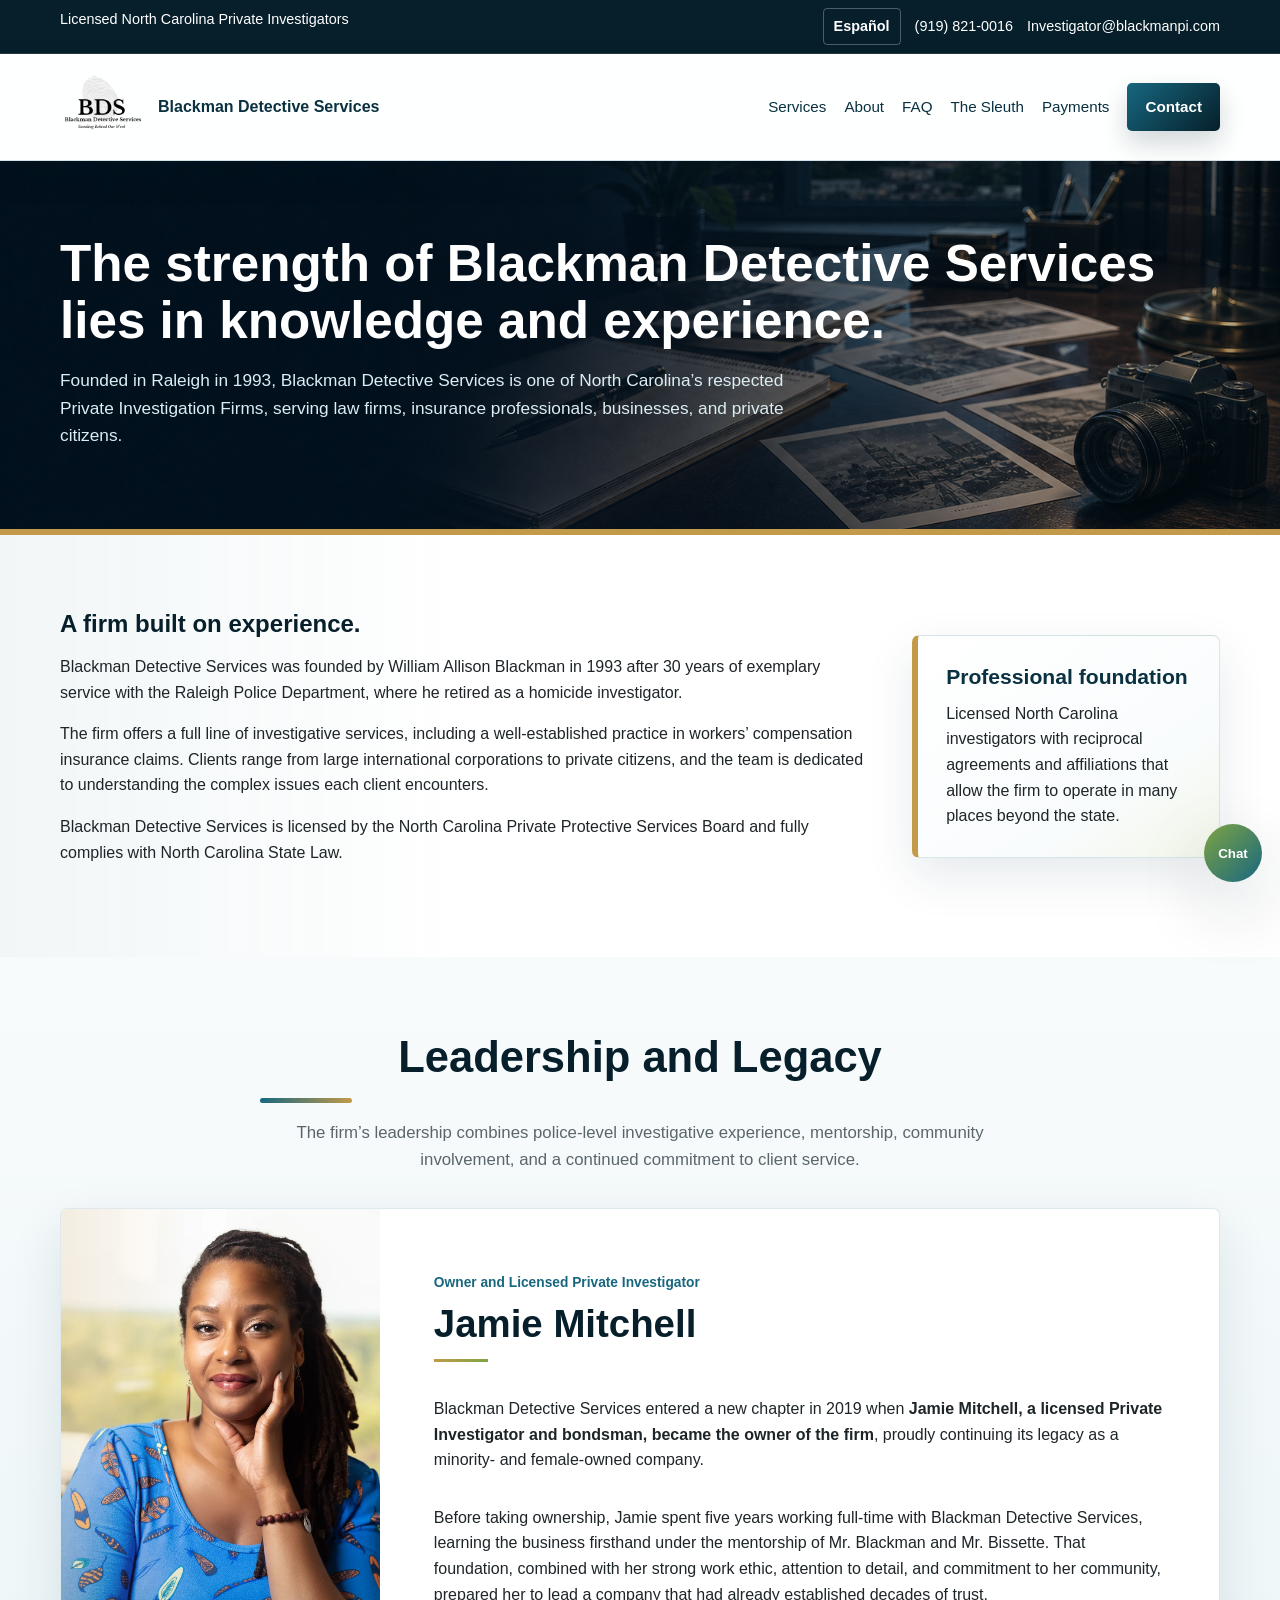
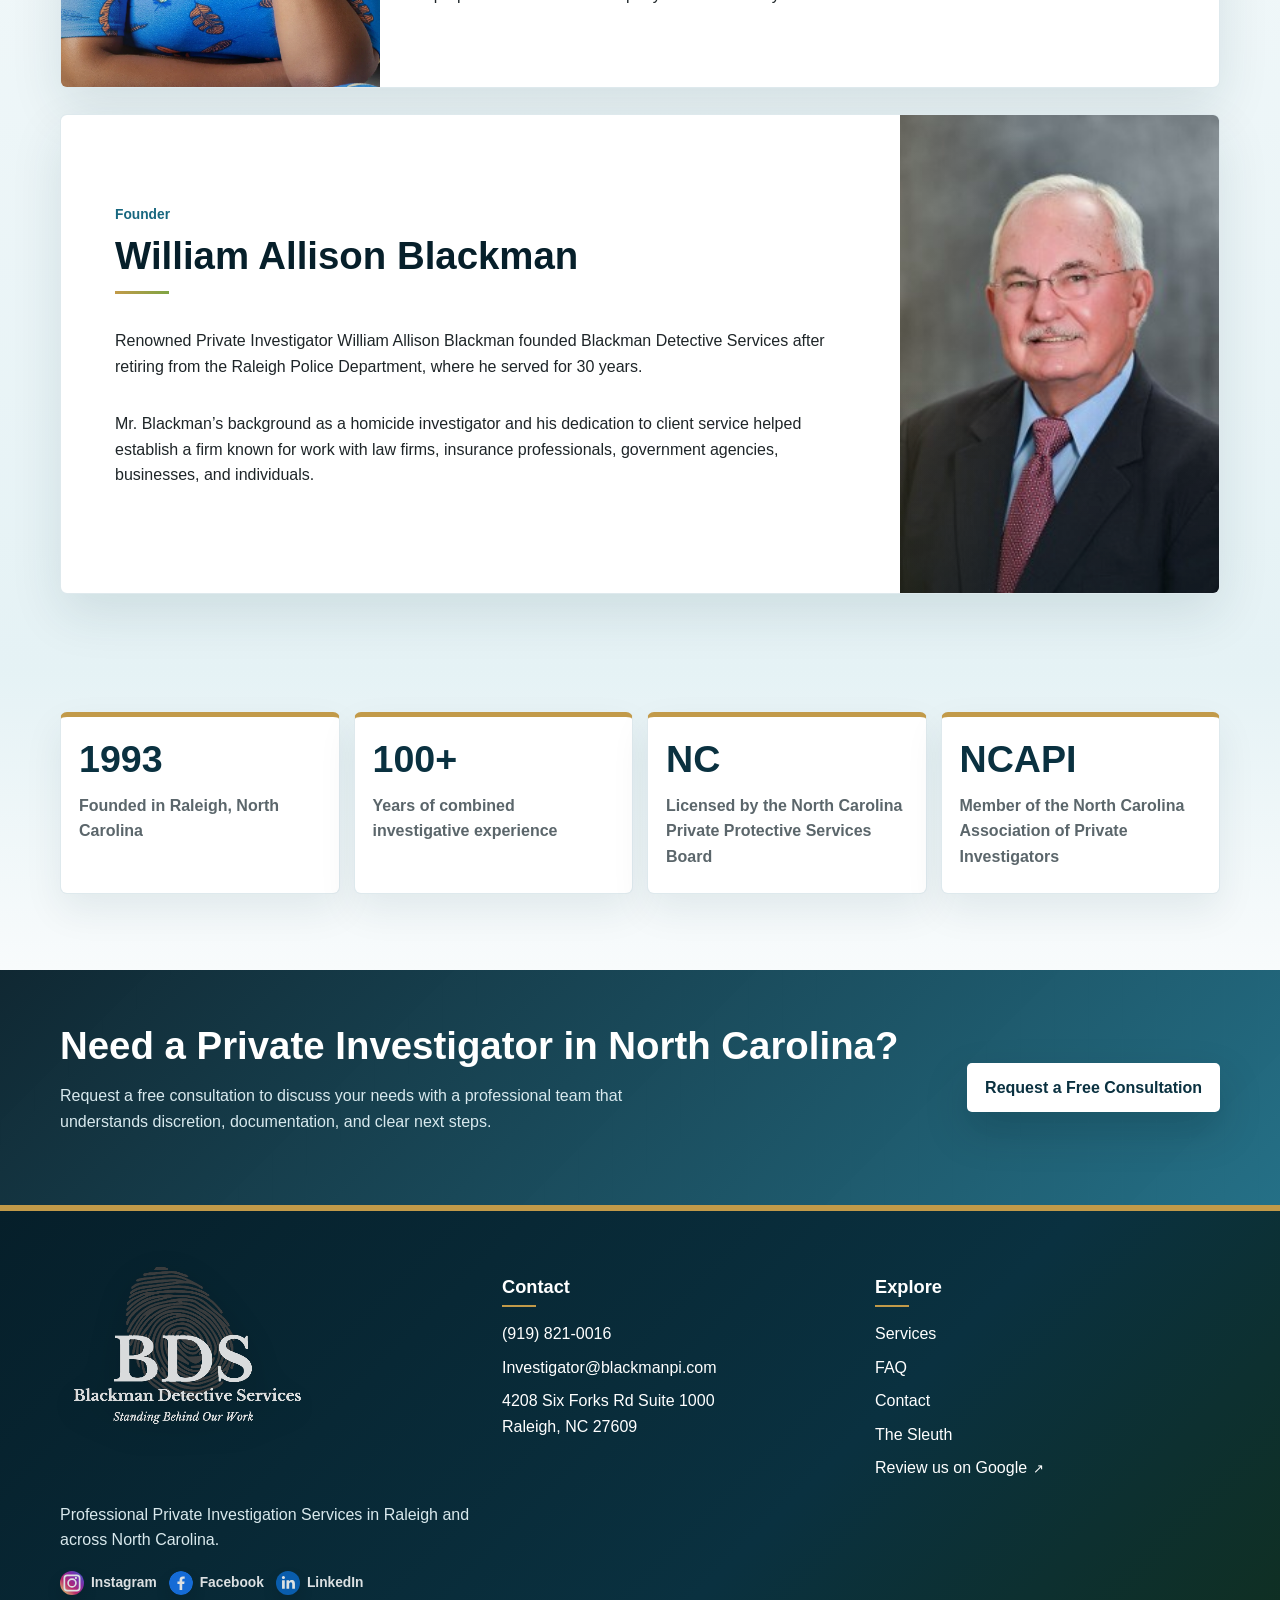
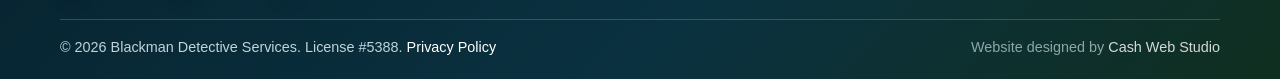
<file: about/index.html>
<!doctype html>
<html lang="en">
<head>
  <meta charset="utf-8">
  <meta name="viewport" content="width=device-width, initial-scale=1">
  <title>About | Blackman Detective Services</title>
  <meta name="description" content="Learn about Blackman Detective Services, a Raleigh Private Investigation firm founded in 1993 and led by Jamie Mitchell, continuing a minority- and female-owned legacy of trusted investigative work.">
  <link rel="canonical" href="https://blackmanpi.com/about">
  <meta property="og:title" content="About | Blackman Detective Services">
  <meta property="og:description" content="Learn about Blackman Detective Services, a Raleigh Private Investigation firm founded in 1993 and led by Jamie Mitchell, continuing a minority- and female-owned legacy of trusted investigative work.">
  <meta property="og:type" content="website">
  <meta property="og:url" content="https://blackmanpi.com/about">
  <meta property="og:image" content="https://blackmanpi.com/assets/social-preview.png">
  <meta name="twitter:card" content="summary_large_image">
  <link rel="icon" type="image/png" sizes="64x64" href="../assets/favicon.png">
  <link rel="apple-touch-icon" sizes="180x180" href="../assets/apple-touch-icon.png">
  <link rel="stylesheet" href="../styles.css">
</head>
<body class="about-page">
  <div class="topbar"><div class="topbar-inner"><span>Licensed North Carolina Private Investigators</span><span class="topbar-links"><a href="#" class="language-link notranslate" translate="no" data-translate-language="es">Espa&ntilde;ol</a><a href="#" class="language-link notranslate" translate="no" data-translate-language="en" hidden>English</a><a href="tel:19198210016">(919) 821-0016</a><a href="mailto:Investigator@blackmanpi.com">Investigator@blackmanpi.com</a></span></div></div>
  <header class="site-header"><div class="nav-inner"><a class="brand" href="../"><img src="../assets/logo-bds-transparent.png" alt="Blackman Detective Services logo"><span class="brand-text">Blackman Detective Services</span></a><button class="menu-toggle" type="button" aria-expanded="false" aria-controls="primary-nav" data-menu-toggle><span></span><span></span><span></span><span class="sr-only">Menu</span></button><nav class="nav-links" id="primary-nav" aria-label="Primary navigation"><a href="../services">Services</a><a href="../about">About</a><a href="../faq">FAQ</a><a href="../the-sleuth">The Sleuth</a><a href="../payments">Payments</a><a class="button" href="../contact">Contact</a></nav></div></header>
  <main>
    <section class="page-hero about-hero"><div class="section-inner"><h1>The strength of Blackman Detective Services lies in knowledge and experience.</h1><p>Founded in Raleigh in 1993, Blackman Detective Services is one of North Carolina’s respected Private Investigation Firms, serving law firms, insurance professionals, businesses, and private citizens.</p></div></section>
    <section class="section about-intro-section"><div class="section-inner about-intro">
      <div>
        <h2>A firm built on experience.</h2>
        <p>Blackman Detective Services was founded by William Allison Blackman in 1993 after 30 years of exemplary service with the Raleigh Police Department, where he retired as a homicide investigator.</p>
        <p>The firm offers a full line of investigative services, including a well-established practice in workers’ compensation insurance claims. Clients range from large international corporations to private citizens, and the team is dedicated to understanding the complex issues each client encounters.</p>
        <p>Blackman Detective Services is licensed by the North Carolina Private Protective Services Board and fully complies with North Carolina State Law.</p>
      </div>
      <aside class="about-cred-panel reveal-card">
        <strong>Professional foundation</strong>
        <p>Licensed North Carolina investigators with reciprocal agreements and affiliations that allow the firm to operate in many places beyond the state.</p>
      </aside>
    </div></section>
    <section class="section about-leadership-section"><div class="section-inner">
      <div class="section-header centered">
        <h2>Leadership and Legacy</h2>
        <p>The firm’s leadership combines police-level investigative experience, mentorship, community involvement, and a continued commitment to client service.</p>
      </div>
      <div class="leader-grid">
        <article class="leader-profile jamie-profile reveal-card">
          <div class="leader-photo"><img src="../assets/jamie-mitchell.png" alt="Jamie Mitchell of Blackman Detective Services"></div>
          <div class="leader-copy">
            <span>Owner and Licensed Private Investigator</span>
            <h3>Jamie Mitchell</h3>
            <p>Blackman Detective Services entered a new chapter in 2019 when <strong>Jamie Mitchell, a licensed Private Investigator and bondsman, became the owner of the firm</strong>, proudly continuing its legacy as a minority- and female-owned company.</p>
            <p>Before taking ownership, Jamie spent five years working full-time with Blackman Detective Services, learning the business firsthand under the mentorship of Mr. Blackman and Mr. Bissette. That foundation, combined with her strong work ethic, attention to detail, and commitment to her community, prepared her to lead a company that had already established decades of trust.</p>
          </div>
        </article>
        <article class="leader-profile william-profile reveal-card">
          <div class="leader-photo"><img src="../assets/william-allison-blackman.png" alt="William Allison Blackman, founder of Blackman Detective Services"></div>
          <div class="leader-copy">
            <span>Founder</span>
            <h3>William Allison Blackman</h3>
            <p>Renowned Private Investigator William Allison Blackman founded Blackman Detective Services after retiring from the Raleigh Police Department, where he served for 30 years.</p>
            <p>Mr. Blackman’s background as a homicide investigator and his dedication to client service helped establish a firm known for work with law firms, insurance professionals, government agencies, businesses, and individuals.</p>
          </div>
        </article>
      </div>
    </div></section>
    <section class="section about-proof-section"><div class="section-inner about-proof-grid">
      <div class="about-proof-item reveal-card"><strong>1993</strong><span>Founded in Raleigh, North Carolina</span></div>
      <div class="about-proof-item reveal-card"><strong>100+</strong><span>Years of combined investigative experience</span></div>
      <div class="about-proof-item reveal-card"><strong>NC</strong><span>Licensed by the North Carolina Private Protective Services Board</span></div>
      <div class="about-proof-item reveal-card"><strong>NCAPI</strong><span>Member of the North Carolina Association of Private Investigators</span></div>
    </div></section>
    <section class="cta-band about-cta"><div class="section-inner cta-inner">
      <div>
        <h2>Need a Private Investigator in North Carolina?</h2>
        <p>Request a free consultation to discuss your needs with a professional team that understands discretion, documentation, and clear next steps.</p>
      </div>
      <a class="button light" href="../contact">Request a Free Consultation</a>
    </div></section>
  </main>
  <footer class="footer"><div class="footer-inner"><div><img class="footer-logo" src="../assets/logo-bds-transparent.png" alt="Blackman Detective Services logo"><p>Professional Private Investigation Services in Raleigh and across North Carolina.</p><div class="social-links" aria-label="Social media"><a href="https://www.instagram.com/TheSleuth_Podcast/" target="_blank" rel="noopener noreferrer">Instagram</a><a href="https://www.facebook.com/BDS0515/?ref=br_rs" target="_blank" rel="noopener noreferrer">Facebook</a><a href="https://www.linkedin.com/in/allisonblackman/" target="_blank" rel="noopener noreferrer">LinkedIn</a></div></div><div><h3>Contact</h3><ul><li><a href="tel:19198210016">(919) 821-0016</a></li><li><a href="mailto:Investigator@blackmanpi.com">Investigator@blackmanpi.com</a></li><li><a href="https://www.google.com/maps/search/?api=1&query=Blackman%20Detective%20Services%2C%204208%20Six%20Forks%20Rd%20Suite%201000%2C%20Raleigh%2C%20NC%2027609&query_place_id=ChIJVeru02FgrIkRofT4EhydhkM" target="_blank" rel="noopener noreferrer">4208 Six Forks Rd Suite 1000<br>Raleigh, NC 27609</a></li></ul></div><div><h3>Explore</h3><ul><li><a href="../services">Services</a></li><li><a href="../faq">FAQ</a></li><li><a href="../contact">Contact</a></li><li><a href="../the-sleuth">The Sleuth</a></li><li><a href="https://search.google.com/local/writereview?placeid=ChIJVeru02FgrIkRofT4EhydhkM" target="_blank" rel="noopener noreferrer">Review us on Google</a></li></ul></div></div><div class="footer-bottom"><span>&copy; 2026 Blackman Detective Services. License #5388. <a href="../privacy-policy/">Privacy Policy</a></span><span class="site-credit">Website designed by <a href="https://cashwebstudio.com" target="_blank" rel="noopener noreferrer">Cash Web Studio</a></span></div></footer>
  <div class="chatbot" data-chatbot><div class="chat-panel" aria-live="polite"><div class="chat-head"><strong>Ask Sleuthy</strong><span>General questions only. Do not share personal or case details.</span></div><div class="chat-body" data-chat-body><div class="chat-message">Hi, I’m Sleuthy! I can help with general questions about Blackman Detective Services. Please do not share personal information or case details here.</div></div><div class="chat-quick-questions" aria-label="Common questions"><span>Common questions</span><button type="button" data-chat-question="What services do you offer?">What services do you offer?</button><button type="button" data-chat-question="How can I contact Blackman Detective Services?">How can I contact Blackman Detective Services?</button><button type="button" data-chat-question="What areas do you serve?">What areas do you serve?</button><button type="button" data-chat-question="How do I make a payment?">How do I make a payment?</button></div><form class="chat-input" data-chat-form><input data-chat-input type="text" placeholder="Ask a question" aria-label="Ask a question"><button type="submit">Ask</button></form></div><button class="chat-toggle" data-chat-toggle aria-label="Open chatbot">Chat</button></div>
  <script src="../search-index.js"></script>
  <script src="../script.js"></script>
  <div id="google_translate_element" class="translate-widget" aria-hidden="true"></div>
  <script src="https://translate.google.com/translate_a/element.js?cb=googleTranslateElementInit"></script>
</body>
</html>
</file>
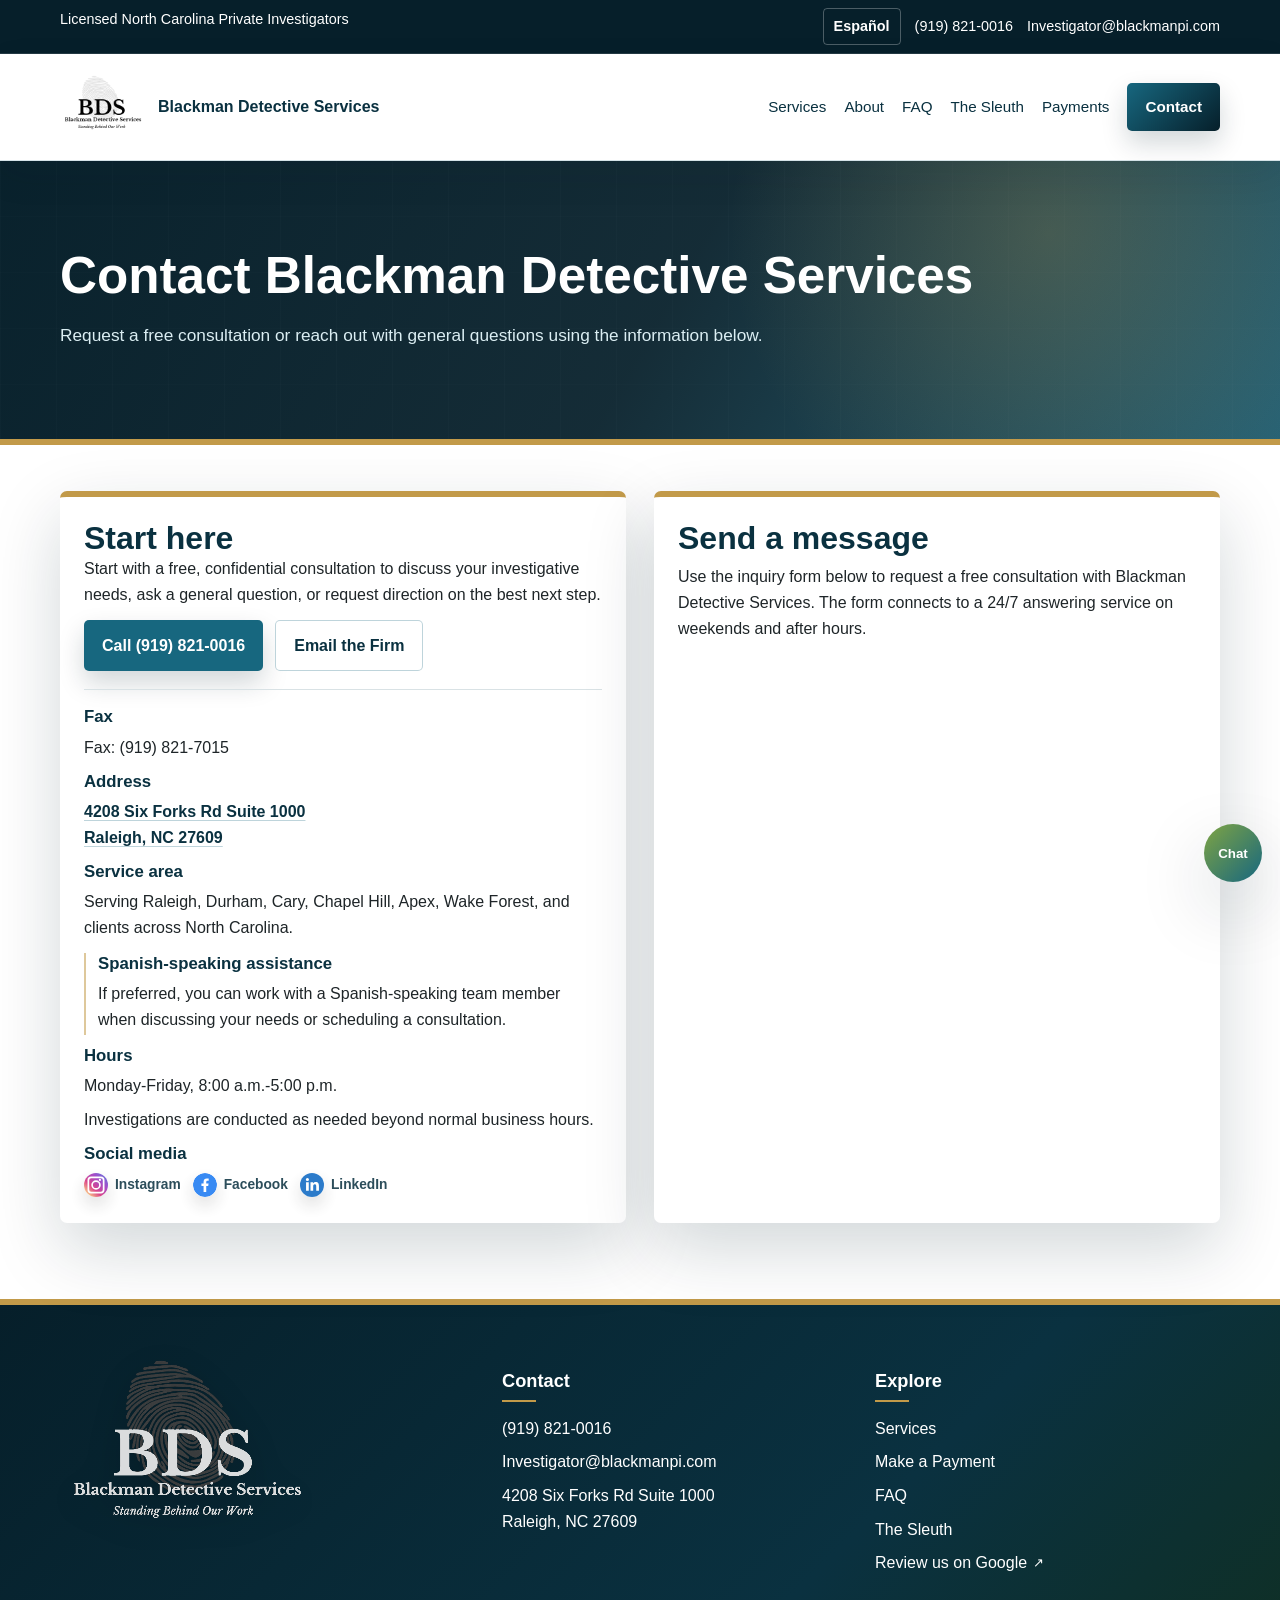
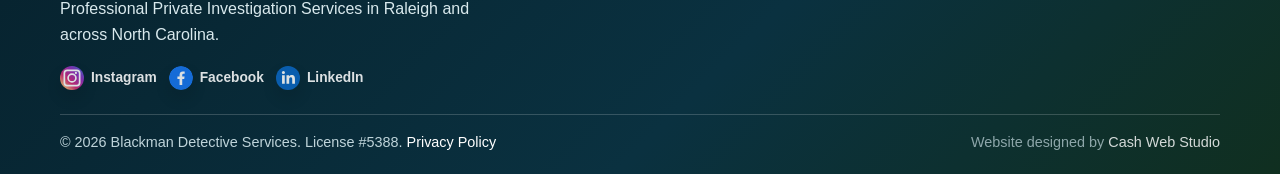
<file: contact/index.html>
<!doctype html>
<html lang="en">
<head>
  <meta charset="utf-8">
  <meta name="viewport" content="width=device-width, initial-scale=1">
  <title>Contact | Blackman Detective Services</title>
  <meta name="description" content="Contact Blackman Detective Services for a free consultation in Raleigh and across North Carolina.">
  <link rel="canonical" href="https://blackmanpi.com/contact">
  <meta property="og:title" content="Contact | Blackman Detective Services">
  <meta property="og:description" content="Contact Blackman Detective Services for a free consultation in Raleigh and across North Carolina.">
  <meta property="og:type" content="website">
  <meta property="og:url" content="https://blackmanpi.com/contact">
  <meta property="og:image" content="https://blackmanpi.com/assets/social-preview.png">
  <meta name="twitter:card" content="summary_large_image">
  <link rel="icon" type="image/png" sizes="64x64" href="../assets/favicon.png">
  <link rel="apple-touch-icon" sizes="180x180" href="../assets/apple-touch-icon.png">
  <link rel="stylesheet" href="../styles.css">
</head>
<body class="payment-page">
  <div class="topbar"><div class="topbar-inner"><span>Licensed North Carolina Private Investigators</span><span class="topbar-links"><a href="#" class="language-link notranslate" translate="no" data-translate-language="es">Espa&ntilde;ol</a><a href="#" class="language-link notranslate" translate="no" data-translate-language="en" hidden>English</a><a href="tel:19198210016">(919) 821-0016</a><a href="mailto:Investigator@blackmanpi.com">Investigator@blackmanpi.com</a></span></div></div>
  <header class="site-header"><div class="nav-inner"><a class="brand" href="../"><img src="../assets/logo-bds-transparent.png" alt="Blackman Detective Services logo"><span class="brand-text">Blackman Detective Services</span></a><button class="menu-toggle" type="button" aria-expanded="false" aria-controls="primary-nav" data-menu-toggle><span></span><span></span><span></span><span class="sr-only">Menu</span></button><nav class="nav-links" id="primary-nav" aria-label="Primary navigation"><a href="../services">Services</a><a href="../about">About</a><a href="../faq">FAQ</a><a href="../the-sleuth">The Sleuth</a><a href="../payments">Payments</a><a class="button" href="../contact">Contact</a></nav></div></header>
  <main>
    <section class="page-hero"><div class="section-inner"><h1>Contact Blackman Detective Services</h1><p>Request a free consultation or reach out with general questions using the information below.</p></div></section>
    <section class="section contact-section"><div class="section-inner contact-layout">
      <div class="contact-info-panel callout">
        <div class="contact-intro">
          <div>
            <h2>Start here</h2>
            <p>Start with a free, confidential consultation to discuss your investigative needs, ask a general question, or request direction on the best next step.</p>
          </div>
          <div class="actions">
            <a class="button" href="tel:19198210016">Call (919) 821-0016</a>
            <a class="button ghost" href="mailto:Investigator@blackmanpi.com">Email the Firm</a>
          </div>
        </div>
        <div class="contact-details">
          <article>
            <h3>Fax</h3>
            <p>Fax: (919) 821-7015</p>
          </article>
          <article>
            <h3>Address</h3>
            <p><a href="https://www.google.com/maps/search/?api=1&query=Blackman%20Detective%20Services%2C%204208%20Six%20Forks%20Rd%20Suite%201000%2C%20Raleigh%2C%20NC%2027609&query_place_id=ChIJVeru02FgrIkRofT4EhydhkM" target="_blank" rel="noopener noreferrer">4208 Six Forks Rd Suite 1000<br>Raleigh, NC 27609</a></p>
          </article>
          <article>
            <h3>Service area</h3>
            <p>Serving Raleigh, Durham, Cary, Chapel Hill, Apex, Wake Forest, and clients across North Carolina.</p>
          </article>
          <article class="language-assistance">
            <h3>Spanish-speaking assistance</h3>
            <p>If preferred, you can work with a Spanish-speaking team member when discussing your needs or scheduling a consultation.</p>
          </article>
          <article>
            <h3>Hours</h3>
            <p>Monday-Friday, 8:00 a.m.-5:00 p.m.</p>
            <p>Investigations are conducted as needed beyond normal business hours.</p>
          </article>
          <article class="contact-social">
            <h3>Social media</h3>
            <div class="social-links dark" aria-label="Social media">
              <a href="https://www.instagram.com/TheSleuth_Podcast/" target="_blank" rel="noopener noreferrer">Instagram</a><a href="https://www.facebook.com/BDS0515/?ref=br_rs" target="_blank" rel="noopener noreferrer">Facebook</a><a href="https://www.linkedin.com/in/allisonblackman/" target="_blank" rel="noopener noreferrer">LinkedIn</a>
            </div>
          </article>
        </div>
      </div>
      <div class="contact-form contact-embed callout">
        <div class="contact-form-heading">
          <h2>Send a message</h2>
          <p class="form-note">Use the inquiry form below to request a free consultation with Blackman Detective Services. The form connects to a 24/7 answering service on weekends and after hours.</p>
        </div>
        <div class="iframe-crop"><iframe src="https://www.5str.co/blackmanpi" title="Blackman Detective Services inquiry form" loading="lazy"></iframe></div>
      </div>
    </div></section>
  </main>
  <footer class="footer"><div class="footer-inner"><div><img class="footer-logo" src="../assets/logo-bds-transparent.png" alt="Blackman Detective Services logo"><p>Professional Private Investigation Services in Raleigh and across North Carolina.</p><div class="social-links" aria-label="Social media"><a href="https://www.instagram.com/TheSleuth_Podcast/" target="_blank" rel="noopener noreferrer">Instagram</a><a href="https://www.facebook.com/BDS0515/?ref=br_rs" target="_blank" rel="noopener noreferrer">Facebook</a><a href="https://www.linkedin.com/in/allisonblackman/" target="_blank" rel="noopener noreferrer">LinkedIn</a></div></div><div><h3>Contact</h3><ul><li><a href="tel:19198210016">(919) 821-0016</a></li><li><a href="mailto:Investigator@blackmanpi.com">Investigator@blackmanpi.com</a></li><li><a href="https://www.google.com/maps/search/?api=1&query=Blackman%20Detective%20Services%2C%204208%20Six%20Forks%20Rd%20Suite%201000%2C%20Raleigh%2C%20NC%2027609&query_place_id=ChIJVeru02FgrIkRofT4EhydhkM" target="_blank" rel="noopener noreferrer">4208 Six Forks Rd Suite 1000<br>Raleigh, NC 27609</a></li></ul></div><div><h3>Explore</h3><ul><li><a href="../services">Services</a></li><li><a href="../payments">Make a Payment</a></li><li><a href="../faq">FAQ</a></li><li><a href="../the-sleuth">The Sleuth</a></li><li><a href="https://search.google.com/local/writereview?placeid=ChIJVeru02FgrIkRofT4EhydhkM" target="_blank" rel="noopener noreferrer">Review us on Google</a></li></ul></div></div><div class="footer-bottom"><span>&copy; 2026 Blackman Detective Services. License #5388. <a href="../privacy-policy/">Privacy Policy</a></span><span class="site-credit">Website designed by <a href="https://cashwebstudio.com" target="_blank" rel="noopener noreferrer">Cash Web Studio</a></span></div></footer>
  <div class="chatbot" data-chatbot><div class="chat-panel" aria-live="polite"><div class="chat-head"><strong>Ask Sleuthy</strong><span>General questions only. Do not share personal or case details.</span></div><div class="chat-body" data-chat-body><div class="chat-message">Hi, I’m Sleuthy! I can help with general questions about Blackman Detective Services. Please do not share personal information or case details here.</div></div><div class="chat-quick-questions" aria-label="Common questions"><span>Common questions</span><button type="button" data-chat-question="What services do you offer?">What services do you offer?</button><button type="button" data-chat-question="How can I contact Blackman Detective Services?">How can I contact Blackman Detective Services?</button><button type="button" data-chat-question="What areas do you serve?">What areas do you serve?</button><button type="button" data-chat-question="How do I make a payment?">How do I make a payment?</button></div><form class="chat-input" data-chat-form><input data-chat-input type="text" placeholder="Ask a question" aria-label="Ask a question"><button type="submit">Ask</button></form></div><button class="chat-toggle" data-chat-toggle aria-label="Open chatbot">Chat</button></div>
  <script src="../search-index.js"></script>
  <script src="../script.js"></script>
  <div id="google_translate_element" class="translate-widget" aria-hidden="true"></div>
  <script src="https://translate.google.com/translate_a/element.js?cb=googleTranslateElementInit"></script>
</body>
</html>
</file>
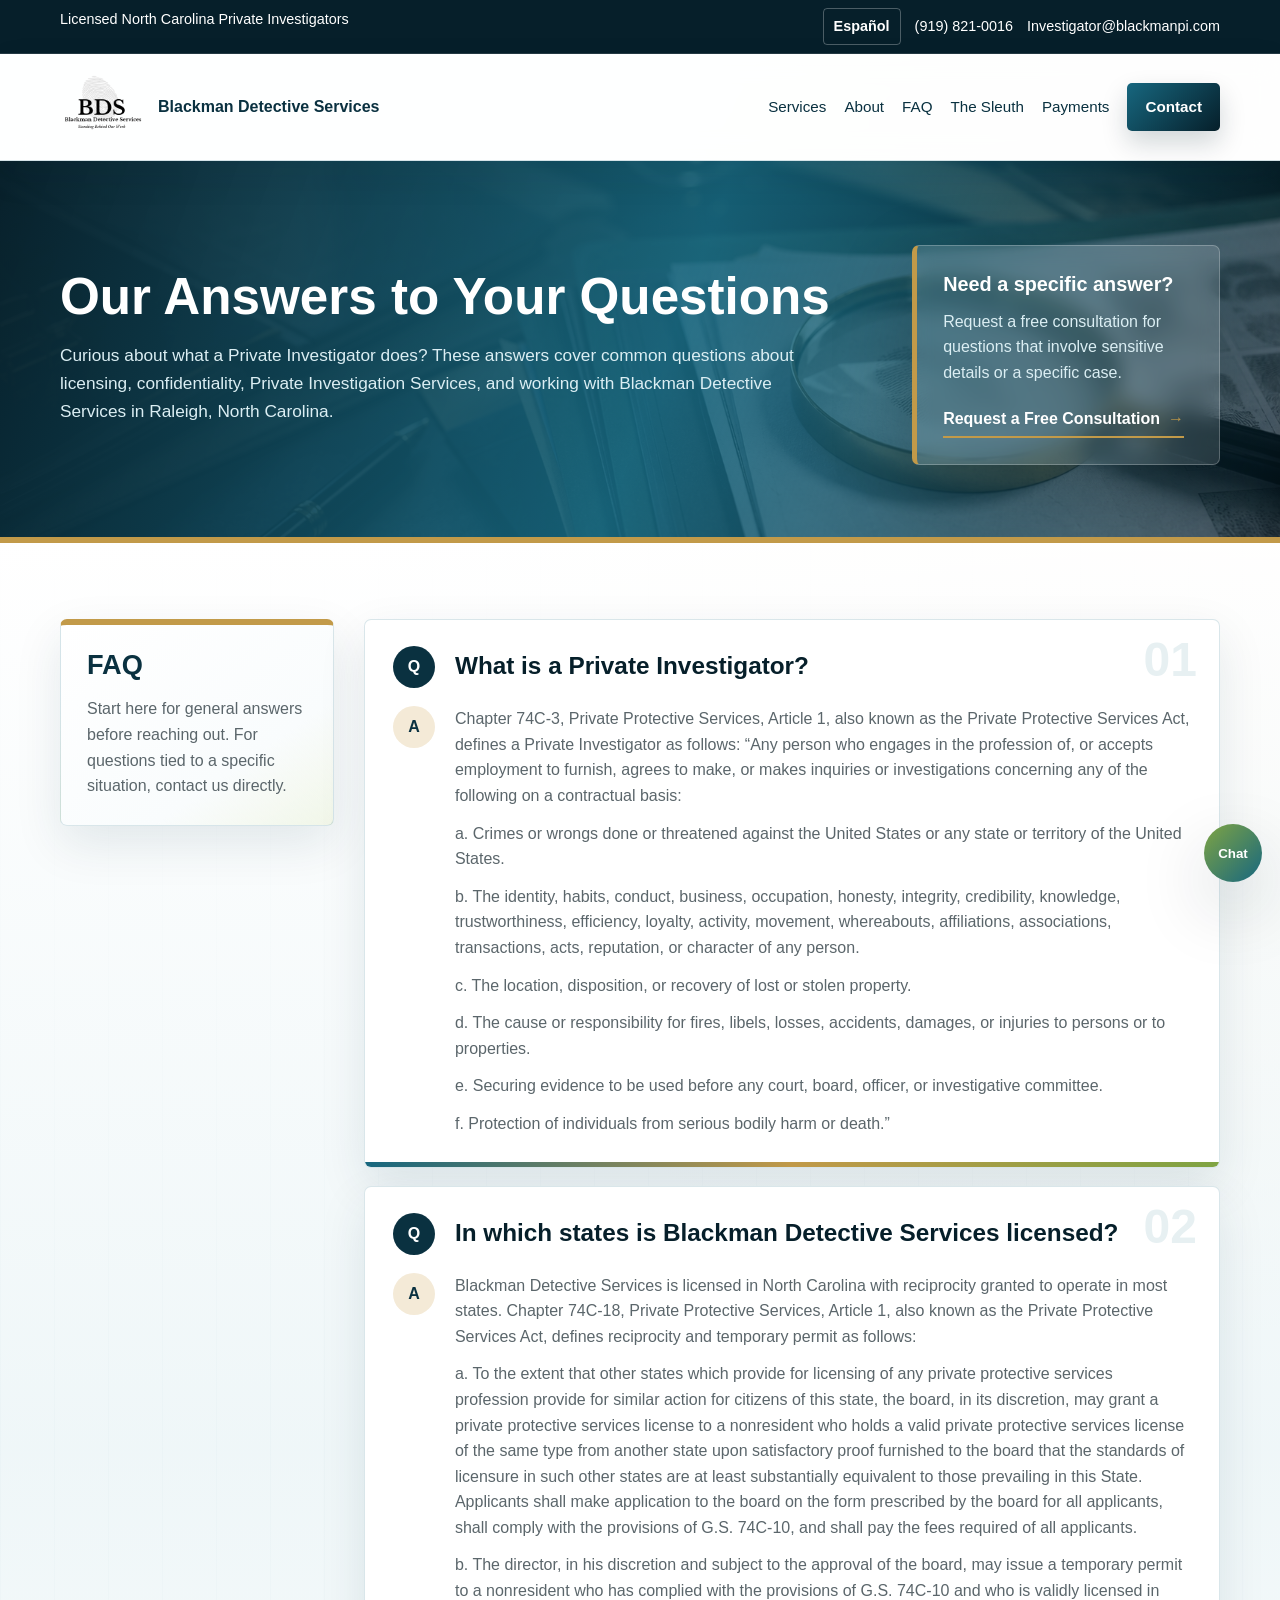
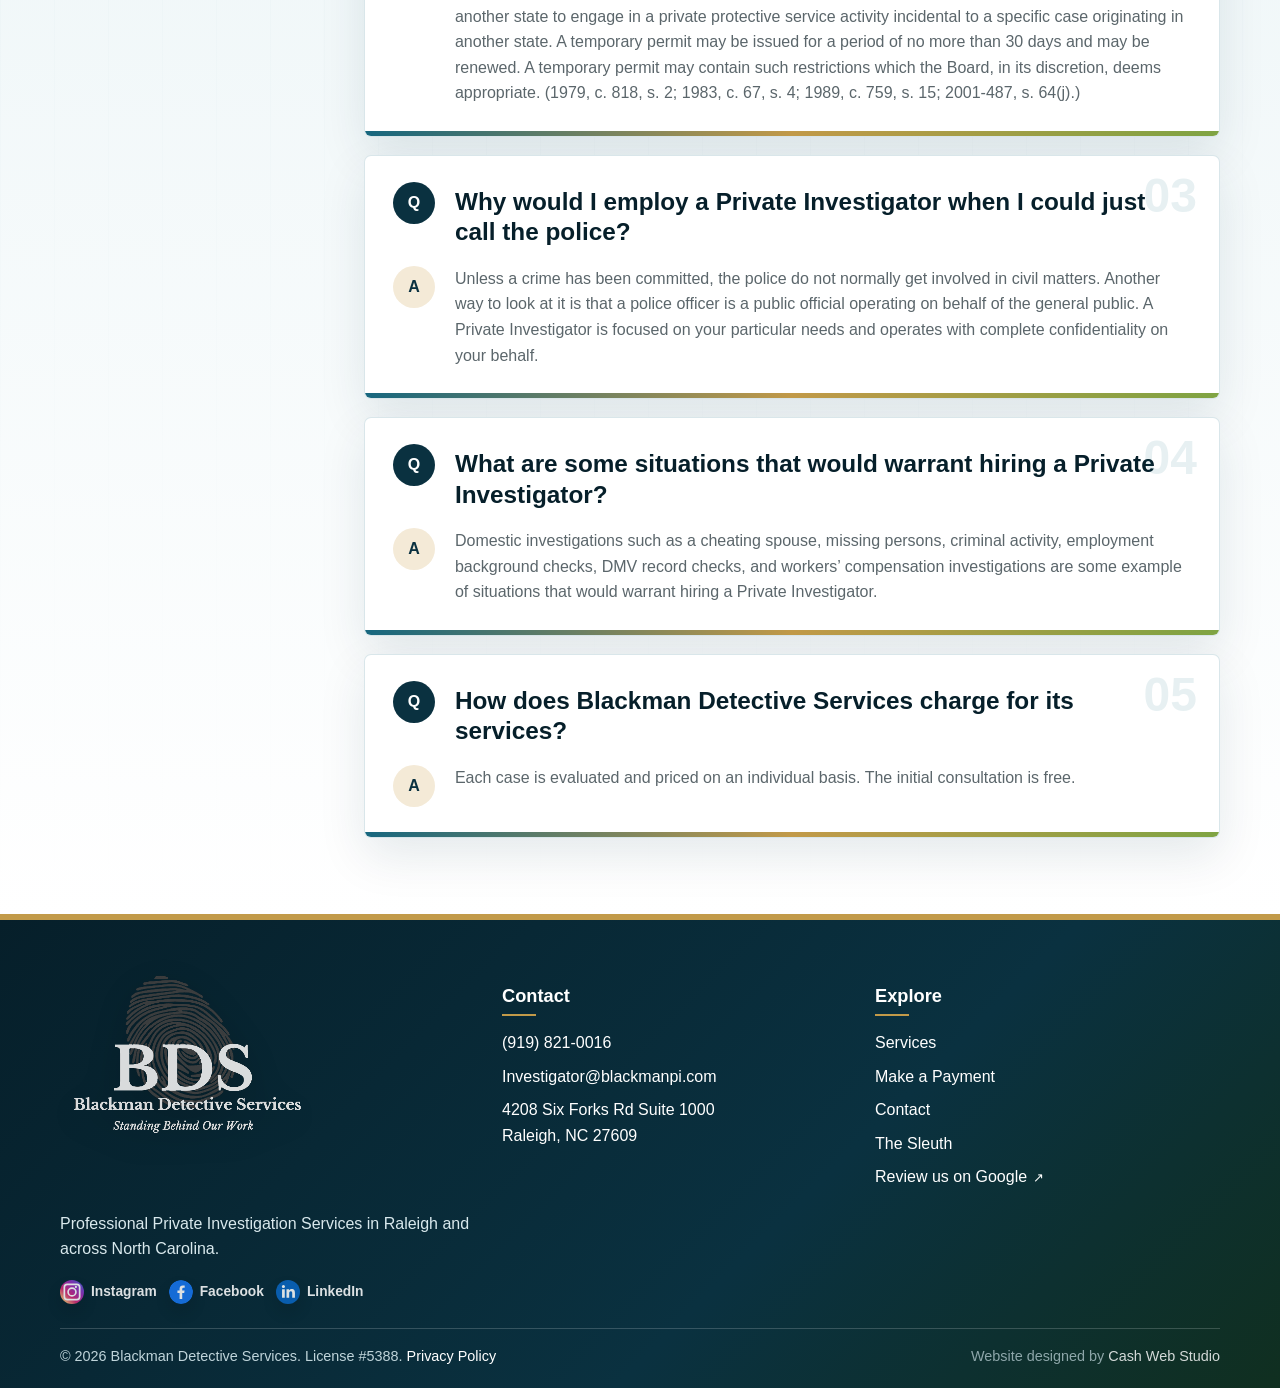
<file: faq/index.html>
<!doctype html>
<html lang="en">
<head>
  <meta charset="utf-8">
  <meta name="viewport" content="width=device-width, initial-scale=1">
  <title>FAQ | Blackman Detective Services</title>
  <meta name="description" content="Frequently asked questions about Private Investigations and Blackman Detective Services.">
  <link rel="canonical" href="https://blackmanpi.com/faq">
  <meta property="og:title" content="FAQ | Blackman Detective Services">
  <meta property="og:description" content="Frequently asked questions about Private Investigations and Blackman Detective Services.">
  <meta property="og:type" content="website">
  <meta property="og:url" content="https://blackmanpi.com/faq">
  <meta property="og:image" content="https://blackmanpi.com/assets/social-preview.png">
  <meta name="twitter:card" content="summary_large_image">
  <link rel="icon" type="image/png" sizes="64x64" href="../assets/favicon.png">
  <link rel="apple-touch-icon" sizes="180x180" href="../assets/apple-touch-icon.png">
  <link rel="stylesheet" href="../styles.css">
</head>
<body class="faq-page">
  <div class="topbar"><div class="topbar-inner"><span>Licensed North Carolina Private Investigators</span><span class="topbar-links"><a href="#" class="language-link notranslate" translate="no" data-translate-language="es">Espa&ntilde;ol</a><a href="#" class="language-link notranslate" translate="no" data-translate-language="en" hidden>English</a><a href="tel:19198210016">(919) 821-0016</a><a href="mailto:Investigator@blackmanpi.com">Investigator@blackmanpi.com</a></span></div></div>
  <header class="site-header"><div class="nav-inner"><a class="brand" href="../"><img src="../assets/logo-bds-transparent.png" alt="Blackman Detective Services logo"><span class="brand-text">Blackman Detective Services</span></a><button class="menu-toggle" type="button" aria-expanded="false" aria-controls="primary-nav" data-menu-toggle><span></span><span></span><span></span><span class="sr-only">Menu</span></button><nav class="nav-links" id="primary-nav" aria-label="Primary navigation"><a href="../services">Services</a><a href="../about">About</a><a href="../faq">FAQ</a><a href="../the-sleuth">The Sleuth</a><a href="../payments">Payments</a><a class="button" href="../contact">Contact</a></nav></div></header>
  <main>
    <section class="page-hero faq-hero"><div class="section-inner faq-hero-inner"><div><h1>Our Answers to Your Questions</h1><p>Curious about what a Private Investigator does? These answers cover common questions about licensing, confidentiality, Private Investigation Services, and working with Blackman Detective Services in Raleigh, North Carolina.</p></div><aside class="faq-hero-card"><strong>Need a specific answer?</strong><span>Request a free consultation for questions that involve sensitive details or a specific case.</span><a href="../contact">Request a Free Consultation</a></aside></div></section>
    <section class="section faq-section"><div class="section-inner faq-layout">
      <aside class="faq-sidebar">
        <strong>FAQ</strong>
        <p>Start here for general answers before reaching out. For questions tied to a specific situation, contact us directly.</p>
      </aside>
      <div class="faq-list">
        <article class="faq-card"><div class="faq-question"><span>Q</span><h2>What is a Private Investigator?</h2></div><div class="faq-answer"><span>A</span><div><p>Chapter 74C-3, Private Protective Services, Article 1, also known as the Private Protective Services Act, defines a Private Investigator as follows: “Any person who engages in the profession of, or accepts employment to furnish, agrees to make, or makes inquiries or investigations concerning any of the following on a contractual basis:</p><p>a. Crimes or wrongs done or threatened against the United States or any state or territory of the United States.</p><p>b. The identity, habits, conduct, business, occupation, honesty, integrity, credibility, knowledge, trustworthiness, efficiency, loyalty, activity, movement, whereabouts, affiliations, associations, transactions, acts, reputation, or character of any person.</p><p>c. The location, disposition, or recovery of lost or stolen property.</p><p>d. The cause or responsibility for fires, libels, losses, accidents, damages, or injuries to persons or to properties.</p><p>e. Securing evidence to be used before any court, board, officer, or investigative committee.</p><p>f. Protection of individuals from serious bodily harm or death.”</p></div></div></article>
        <article class="faq-card"><div class="faq-question"><span>Q</span><h2>In which states is Blackman Detective Services licensed?</h2></div><div class="faq-answer"><span>A</span><div><p>Blackman Detective Services is licensed in North Carolina with reciprocity granted to operate in most states. Chapter 74C-18, Private Protective Services, Article 1, also known as the Private Protective Services Act, defines reciprocity and temporary permit as follows:</p><p>a. To the extent that other states which provide for licensing of any private protective services profession provide for similar action for citizens of this state, the board, in its discretion, may grant a private protective services license to a nonresident who holds a valid private protective services license of the same type from another state upon satisfactory proof furnished to the board that the standards of licensure in such other states are at least substantially equivalent to those prevailing in this State. Applicants shall make application to the board on the form prescribed by the board for all applicants, shall comply with the provisions of G.S. 74C-10, and shall pay the fees required of all applicants.</p><p>b. The director, in his discretion and subject to the approval of the board, may issue a temporary permit to a nonresident who has complied with the provisions of G.S. 74C-10 and who is validly licensed in another state to engage in a private protective service activity incidental to a specific case originating in another state. A temporary permit may be issued for a period of no more than 30 days and may be renewed. A temporary permit may contain such restrictions which the Board, in its discretion, deems appropriate. (1979, c. 818, s. 2; 1983, c. 67, s. 4; 1989, c. 759, s. 15; 2001-487, s. 64(j).)</p></div></div></article>
        <article class="faq-card"><div class="faq-question"><span>Q</span><h2>Why would I employ a Private Investigator when I could just call the police?</h2></div><div class="faq-answer"><span>A</span><div><p>Unless a crime has been committed, the police do not normally get involved in civil matters. Another way to look at it is that a police officer is a public official operating on behalf of the general public. A Private Investigator is focused on your particular needs and operates with complete confidentiality on your behalf.</p></div></div></article>
        <article class="faq-card"><div class="faq-question"><span>Q</span><h2>What are some situations that would warrant hiring a Private Investigator?</h2></div><div class="faq-answer"><span>A</span><div><p>Domestic investigations such as a cheating spouse, missing persons, criminal activity, employment background checks, DMV record checks, and workers’ compensation investigations are some example of situations that would warrant hiring a Private Investigator.</p></div></div></article>
        <article class="faq-card"><div class="faq-question"><span>Q</span><h2>How does Blackman Detective Services charge for its services?</h2></div><div class="faq-answer"><span>A</span><div><p>Each case is evaluated and priced on an individual basis. The initial consultation is free.</p></div></div></article>
      </div>
    </div></section>
  </main>
  <footer class="footer"><div class="footer-inner"><div><img class="footer-logo" src="../assets/logo-bds-transparent.png" alt="Blackman Detective Services logo"><p>Professional Private Investigation Services in Raleigh and across North Carolina.</p><div class="social-links" aria-label="Social media"><a href="https://www.instagram.com/TheSleuth_Podcast/" target="_blank" rel="noopener noreferrer">Instagram</a><a href="https://www.facebook.com/BDS0515/?ref=br_rs" target="_blank" rel="noopener noreferrer">Facebook</a><a href="https://www.linkedin.com/in/allisonblackman/" target="_blank" rel="noopener noreferrer">LinkedIn</a></div></div><div><h3>Contact</h3><ul><li><a href="tel:19198210016">(919) 821-0016</a></li><li><a href="mailto:Investigator@blackmanpi.com">Investigator@blackmanpi.com</a></li><li><a href="https://www.google.com/maps/search/?api=1&query=Blackman%20Detective%20Services%2C%204208%20Six%20Forks%20Rd%20Suite%201000%2C%20Raleigh%2C%20NC%2027609&query_place_id=ChIJVeru02FgrIkRofT4EhydhkM" target="_blank" rel="noopener noreferrer">4208 Six Forks Rd Suite 1000<br>Raleigh, NC 27609</a></li></ul></div><div><h3>Explore</h3><ul><li><a href="../services">Services</a></li><li><a href="../payments">Make a Payment</a></li><li><a href="../contact">Contact</a></li><li><a href="../the-sleuth">The Sleuth</a></li><li><a href="https://search.google.com/local/writereview?placeid=ChIJVeru02FgrIkRofT4EhydhkM" target="_blank" rel="noopener noreferrer">Review us on Google</a></li></ul></div></div><div class="footer-bottom"><span>&copy; 2026 Blackman Detective Services. License #5388. <a href="../privacy-policy/">Privacy Policy</a></span><span class="site-credit">Website designed by <a href="https://cashwebstudio.com" target="_blank" rel="noopener noreferrer">Cash Web Studio</a></span></div></footer>
  <div class="chatbot" data-chatbot><div class="chat-panel" aria-live="polite"><div class="chat-head"><strong>Ask Sleuthy</strong><span>General questions only. Do not share personal or case details.</span></div><div class="chat-body" data-chat-body><div class="chat-message">Hi, I’m Sleuthy! I can help with general questions about Blackman Detective Services. Please do not share personal information or case details here.</div></div><div class="chat-quick-questions" aria-label="Common questions"><span>Common questions</span><button type="button" data-chat-question="What services do you offer?">What services do you offer?</button><button type="button" data-chat-question="How can I contact Blackman Detective Services?">How can I contact Blackman Detective Services?</button><button type="button" data-chat-question="What areas do you serve?">What areas do you serve?</button><button type="button" data-chat-question="How do I make a payment?">How do I make a payment?</button></div><form class="chat-input" data-chat-form><input data-chat-input type="text" placeholder="Ask a question" aria-label="Ask a question"><button type="submit">Ask</button></form></div><button class="chat-toggle" data-chat-toggle aria-label="Open chatbot">Chat</button></div>
  <script src="../search-index.js"></script>
  <script src="../script.js"></script>
  <div id="google_translate_element" class="translate-widget" aria-hidden="true"></div>
  <script src="https://translate.google.com/translate_a/element.js?cb=googleTranslateElementInit"></script>
</body>
</html>
</file>
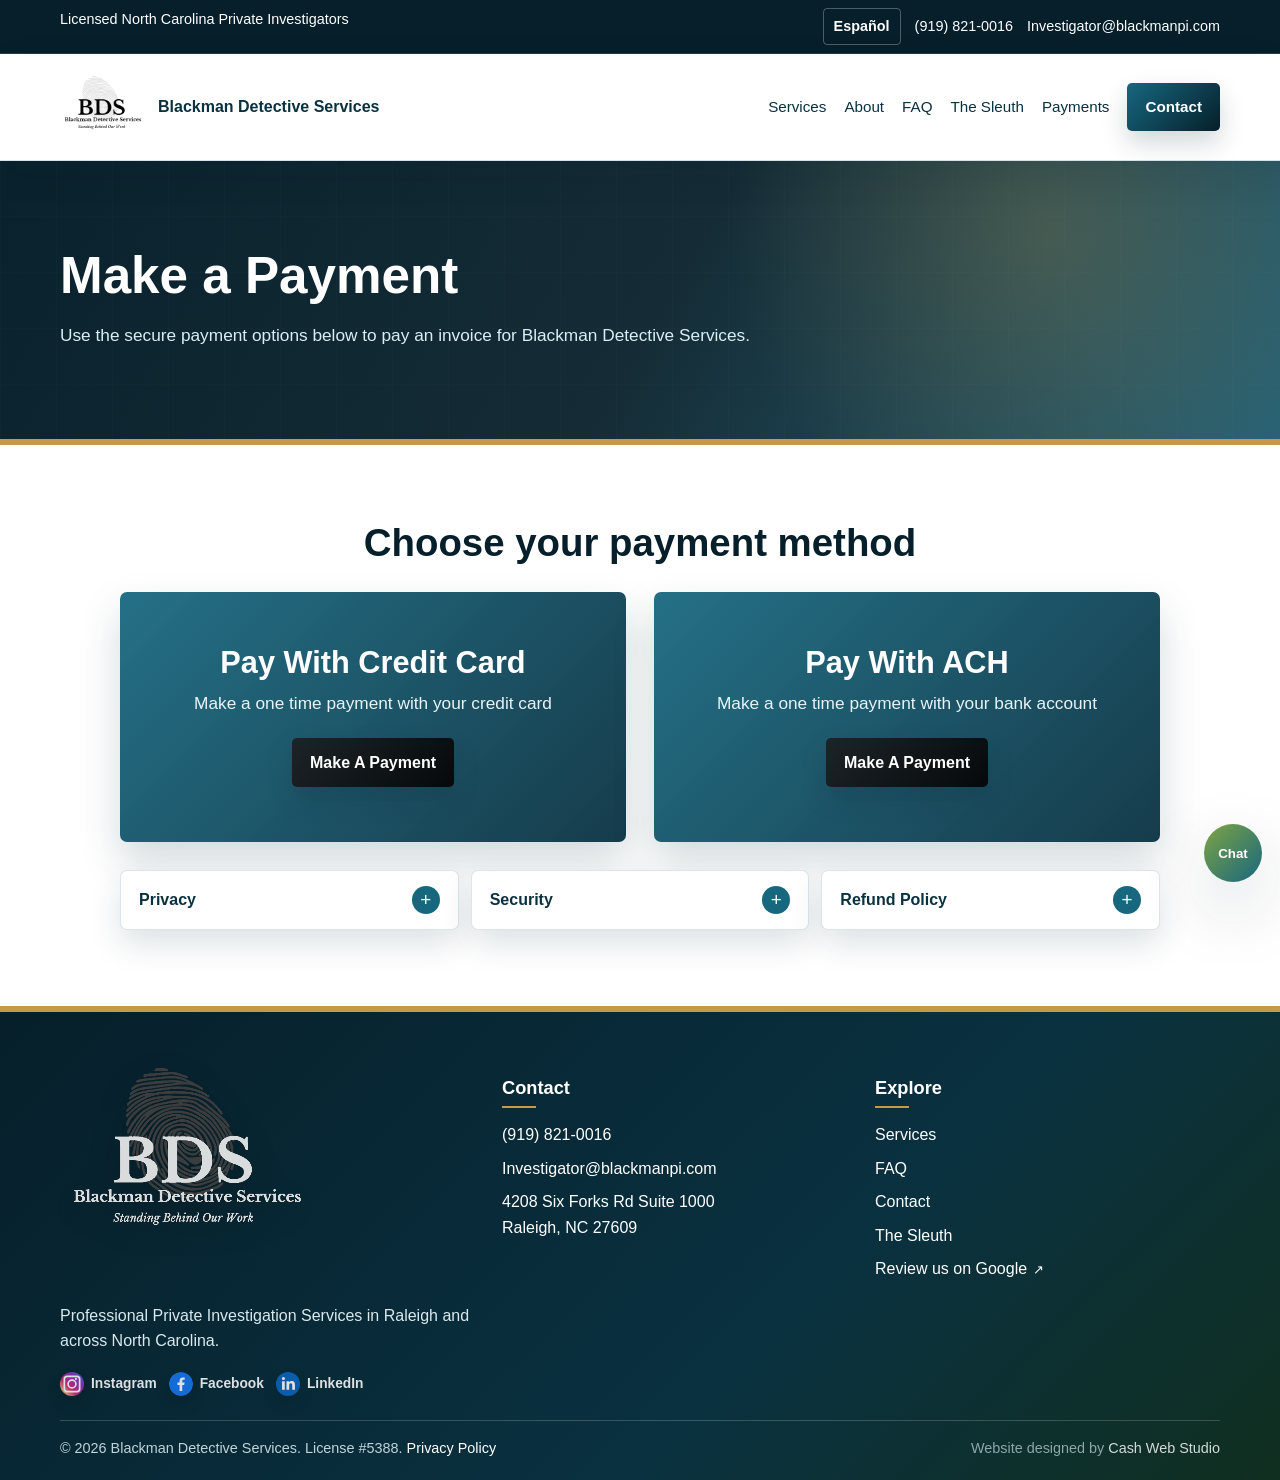
<file: payments/index.html>
<!doctype html>
<html lang="en">
<head>
  <meta charset="utf-8">
  <meta name="viewport" content="width=device-width, initial-scale=1">
  <title>Make a Payment | Blackman Detective Services</title>
  <meta name="description" content="Make a secure payment to Blackman Detective Services through the existing payment provider.">
  <link rel="canonical" href="https://blackmanpi.com/payments">
  <meta property="og:title" content="Make a Payment | Blackman Detective Services">
  <meta property="og:description" content="Make a secure payment to Blackman Detective Services through the existing payment provider.">
  <meta property="og:type" content="website">
  <meta property="og:url" content="https://blackmanpi.com/payments">
  <meta property="og:image" content="https://blackmanpi.com/assets/social-preview.png">
  <meta name="twitter:card" content="summary_large_image">
  <link rel="icon" type="image/png" sizes="64x64" href="../assets/favicon.png">
  <link rel="apple-touch-icon" sizes="180x180" href="../assets/apple-touch-icon.png">
  <link rel="stylesheet" href="../styles.css">
</head>
<body class="payment-page">
  <div class="topbar"><div class="topbar-inner"><span>Licensed North Carolina Private Investigators</span><span class="topbar-links"><a href="#" class="language-link notranslate" translate="no" data-translate-language="es">Espa&ntilde;ol</a><a href="#" class="language-link notranslate" translate="no" data-translate-language="en" hidden>English</a><a href="tel:19198210016">(919) 821-0016</a><a href="mailto:Investigator@blackmanpi.com">Investigator@blackmanpi.com</a></span></div></div>
  <header class="site-header"><div class="nav-inner"><a class="brand" href="../"><img src="../assets/logo-bds-transparent.png" alt="Blackman Detective Services logo"><span class="brand-text">Blackman Detective Services</span></a><button class="menu-toggle" type="button" aria-expanded="false" aria-controls="primary-nav" data-menu-toggle><span></span><span></span><span></span><span class="sr-only">Menu</span></button><nav class="nav-links" id="primary-nav" aria-label="Primary navigation"><a href="../services">Services</a><a href="../about">About</a><a href="../faq">FAQ</a><a href="../the-sleuth">The Sleuth</a><a href="../payments">Payments</a><a class="button" href="../contact">Contact</a></nav></div></header>
  <main>
    <section class="page-hero"><div class="section-inner"><h1>Make a Payment</h1><p>Use the secure payment options below to pay an invoice for Blackman Detective Services.</p></div></section>
    <section class="section"><div class="section-inner payment-panel">
      <div class="payment-methods">
        <h2>Choose your payment method</h2>
        <div class="payment-method-grid">
          <article class="payment-method-card">
            <h3>Pay With Credit Card</h3>
            <p>Make a one time payment with your credit card</p>
            <a class="button secondary" href="credit-card">Make A Payment</a>
          </article>
          <article class="payment-method-card">
            <h3>Pay With ACH</h3>
            <p>Make a one time payment with your bank account</p>
            <a class="button secondary" href="ach">Make A Payment</a>
          </article>
        </div>
      </div>
      <div class="policy-tabs" aria-label="Payment policies">
        <button class="policy-tab" type="button" data-policy-tab="privacy" aria-expanded="false" aria-controls="policy-privacy"><span>Privacy</span><span class="policy-arrow" aria-hidden="true"></span></button>
        <button class="policy-tab" type="button" data-policy-tab="security" aria-expanded="false" aria-controls="policy-security"><span>Security</span><span class="policy-arrow" aria-hidden="true"></span></button>
        <button class="policy-tab" type="button" data-policy-tab="refund" aria-expanded="false" aria-controls="policy-refund"><span>Refund Policy</span><span class="policy-arrow" aria-hidden="true"></span></button>
        <div class="policy-copy" id="policy-privacy" data-policy-panel="privacy" hidden><strong>Privacy</strong><p>We respect and are committed to protecting your privacy. We may collect your personally identifiable information when you visit our site. We automatically receive and record information on our server logs from your browser including your IP address, cookie information, and the page(s) you visited. We will not sell your personally identifiable information to anyone.</p></div>
        <div class="policy-copy" id="policy-security" data-policy-panel="security" hidden><strong>Security</strong><p>Your payment and personal information is protected by Transport Layer Security (TLS), the industry standard for secure commerce transactions. Your personal information, including credit card number, is encrypted so that it cannot be read when it is sent over the Internet.</p></div>
        <div class="policy-copy" id="policy-refund" data-policy-panel="refund" hidden><strong>Refund Policy</strong><p>We do not offer refunds and hope you enjoy the services selected, and our contact information is provided for your feedback.</p></div>
      </div>
    </div></section>
  </main>
  <footer class="footer"><div class="footer-inner"><div><img class="footer-logo" src="../assets/logo-bds-transparent.png" alt="Blackman Detective Services logo"><p>Professional Private Investigation Services in Raleigh and across North Carolina.</p><div class="social-links" aria-label="Social media"><a href="https://www.instagram.com/TheSleuth_Podcast/" target="_blank" rel="noopener noreferrer">Instagram</a><a href="https://www.facebook.com/BDS0515/?ref=br_rs" target="_blank" rel="noopener noreferrer">Facebook</a><a href="https://www.linkedin.com/in/allisonblackman/" target="_blank" rel="noopener noreferrer">LinkedIn</a></div></div><div><h3>Contact</h3><ul><li><a href="tel:19198210016">(919) 821-0016</a></li><li><a href="mailto:Investigator@blackmanpi.com">Investigator@blackmanpi.com</a></li><li><a href="https://www.google.com/maps/search/?api=1&query=Blackman%20Detective%20Services%2C%204208%20Six%20Forks%20Rd%20Suite%201000%2C%20Raleigh%2C%20NC%2027609&query_place_id=ChIJVeru02FgrIkRofT4EhydhkM" target="_blank" rel="noopener noreferrer">4208 Six Forks Rd Suite 1000<br>Raleigh, NC 27609</a></li></ul></div><div><h3>Explore</h3><ul><li><a href="../services">Services</a></li><li><a href="../faq">FAQ</a></li><li><a href="../contact">Contact</a></li><li><a href="../the-sleuth">The Sleuth</a></li><li><a href="https://search.google.com/local/writereview?placeid=ChIJVeru02FgrIkRofT4EhydhkM" target="_blank" rel="noopener noreferrer">Review us on Google</a></li></ul></div></div><div class="footer-bottom"><span>&copy; 2026 Blackman Detective Services. License #5388. <a href="../privacy-policy/">Privacy Policy</a></span><span class="site-credit">Website designed by <a href="https://cashwebstudio.com" target="_blank" rel="noopener noreferrer">Cash Web Studio</a></span></div></footer>
  <div class="chatbot" data-chatbot><div class="chat-panel" aria-live="polite"><div class="chat-head"><strong>Ask Sleuthy</strong><span>General questions only. Do not share personal or case details.</span></div><div class="chat-body" data-chat-body><div class="chat-message">Hi, I’m Sleuthy! I can help with general questions about Blackman Detective Services. Please do not share personal information or case details here.</div></div><div class="chat-quick-questions" aria-label="Common questions"><span>Common questions</span><button type="button" data-chat-question="What services do you offer?">What services do you offer?</button><button type="button" data-chat-question="How can I contact Blackman Detective Services?">How can I contact Blackman Detective Services?</button><button type="button" data-chat-question="What areas do you serve?">What areas do you serve?</button><button type="button" data-chat-question="How do I make a payment?">How do I make a payment?</button></div><form class="chat-input" data-chat-form><input data-chat-input type="text" placeholder="Ask a question" aria-label="Ask a question"><button type="submit">Ask</button></form></div><button class="chat-toggle" data-chat-toggle aria-label="Open chatbot">Chat</button></div>
  <script src="../search-index.js"></script>
  <script src="../script.js"></script>
  <div id="google_translate_element" class="translate-widget" aria-hidden="true"></div>
  <script src="https://translate.google.com/translate_a/element.js?cb=googleTranslateElementInit"></script>
</body>
</html>
</file>
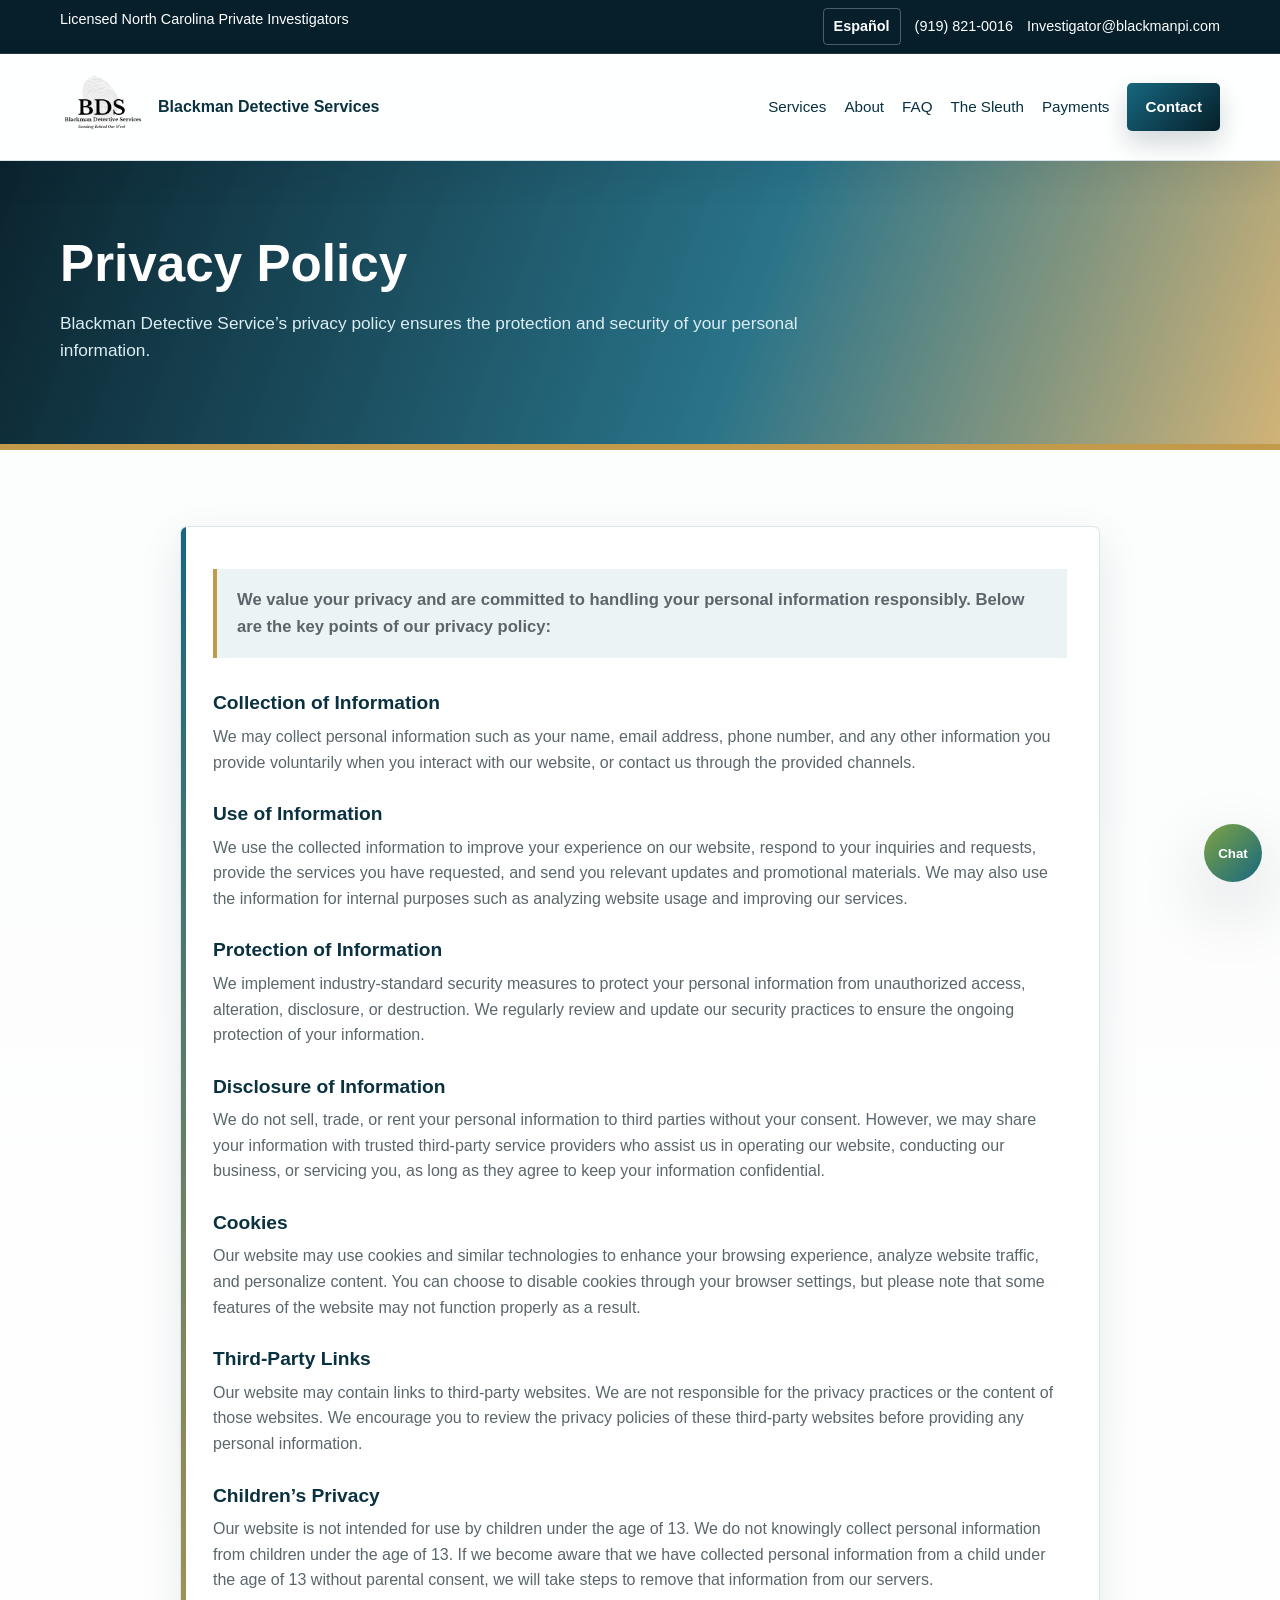
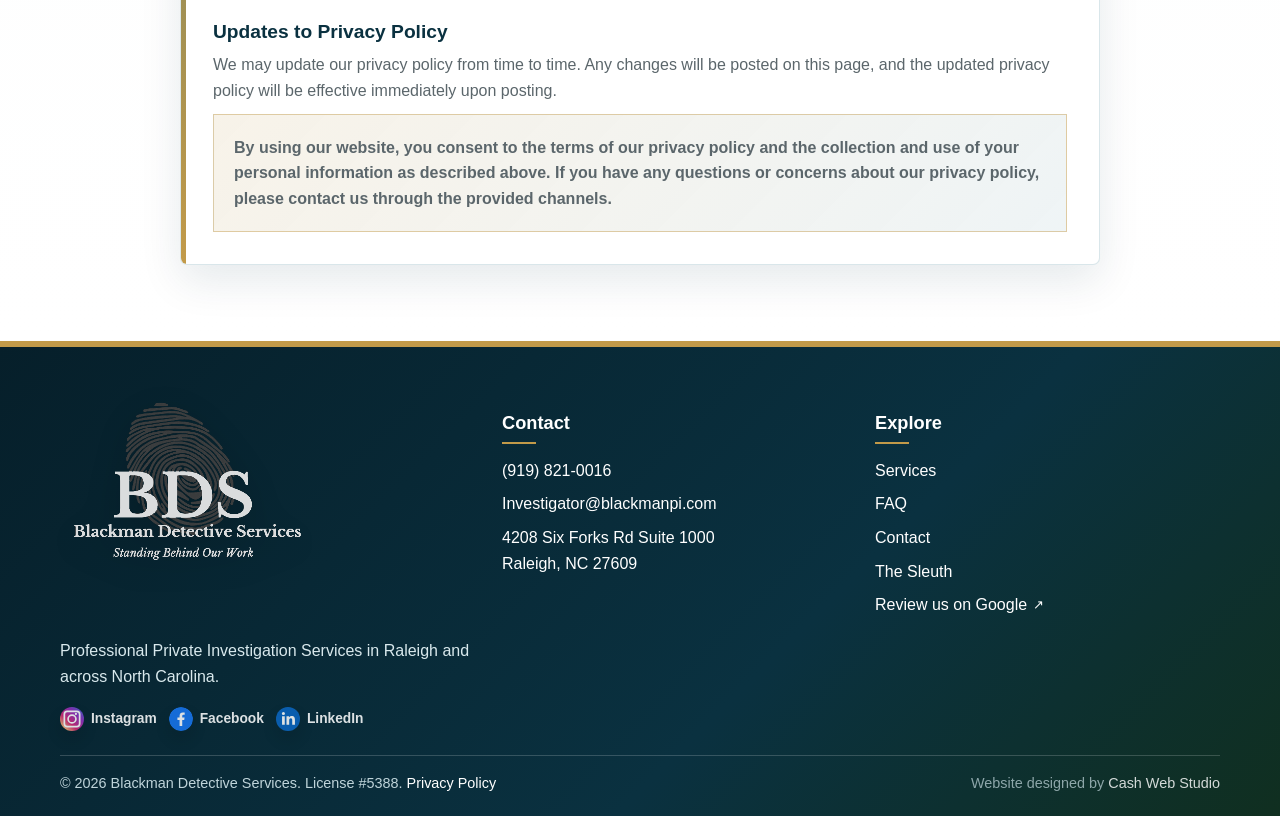
<file: privacy-policy/index.html>
<!doctype html>
<html lang="en">
<head>
  <meta charset="utf-8">
  <meta name="viewport" content="width=device-width, initial-scale=1">
  <title>Privacy Policy | Blackman Detective Services</title>
  <meta name="description" content="Privacy policy for Blackman Detective Services.">
  <link rel="canonical" href="https://blackmanpi.com/privacy-policy">
  <meta property="og:title" content="Privacy Policy | Blackman Detective Services">
  <meta property="og:description" content="Privacy policy for Blackman Detective Services.">
  <meta property="og:type" content="website">
  <meta property="og:url" content="https://blackmanpi.com/privacy-policy">
  <meta property="og:image" content="https://blackmanpi.com/assets/social-preview.png">
  <meta name="twitter:card" content="summary_large_image">
  <link rel="icon" type="image/png" sizes="64x64" href="../assets/favicon.png">
  <link rel="apple-touch-icon" sizes="180x180" href="../assets/apple-touch-icon.png">
  <link rel="stylesheet" href="../styles.css">
</head>
<body class="privacy-page">
  <div class="topbar"><div class="topbar-inner"><span>Licensed North Carolina Private Investigators</span><span class="topbar-links"><a href="#" class="language-link notranslate" translate="no" data-translate-language="es">Espa&ntilde;ol</a><a href="#" class="language-link notranslate" translate="no" data-translate-language="en" hidden>English</a><a href="tel:19198210016">(919) 821-0016</a><a href="mailto:Investigator@blackmanpi.com">Investigator@blackmanpi.com</a></span></div></div>
  <header class="site-header"><div class="nav-inner"><a class="brand" href="../"><img src="../assets/logo-bds-transparent.png" alt="Blackman Detective Services logo"><span class="brand-text">Blackman Detective Services</span></a><button class="menu-toggle" type="button" aria-expanded="false" aria-controls="primary-nav" data-menu-toggle><span></span><span></span><span></span><span class="sr-only">Menu</span></button><nav class="nav-links" id="primary-nav" aria-label="Primary navigation"><a href="../services">Services</a><a href="../about">About</a><a href="../faq">FAQ</a><a href="../the-sleuth">The Sleuth</a><a href="../payments">Payments</a><a class="button" href="../contact">Contact</a></nav></div></header>
  <main>
    <section class="page-hero"><div class="section-inner"><h1>Privacy Policy</h1><p>Blackman Detective Service&rsquo;s privacy policy ensures the protection and security of your personal information.</p></div></section>
    <section class="section"><div class="section-inner privacy-content">
      <article class="card">
        <p class="policy-intro">We value your privacy and are committed to handling your personal information responsibly. Below are the key points of our privacy policy:</p>

        <h2>Collection of Information</h2>
        <p>We may collect personal information such as your name, email address, phone number, and any other information you provide voluntarily when you interact with our website, or contact us through the provided channels.</p>

        <h2>Use of Information</h2>
        <p>We use the collected information to improve your experience on our website, respond to your inquiries and requests, provide the services you have requested, and send you relevant updates and promotional materials. We may also use the information for internal purposes such as analyzing website usage and improving our services.</p>

        <h2>Protection of Information</h2>
        <p>We implement industry-standard security measures to protect your personal information from unauthorized access, alteration, disclosure, or destruction. We regularly review and update our security practices to ensure the ongoing protection of your information.</p>

        <h2>Disclosure of Information</h2>
        <p>We do not sell, trade, or rent your personal information to third parties without your consent. However, we may share your information with trusted third-party service providers who assist us in operating our website, conducting our business, or servicing you, as long as they agree to keep your information confidential.</p>

        <h2>Cookies</h2>
        <p>Our website may use cookies and similar technologies to enhance your browsing experience, analyze website traffic, and personalize content. You can choose to disable cookies through your browser settings, but please note that some features of the website may not function properly as a result.</p>

        <h2>Third-Party Links</h2>
        <p>Our website may contain links to third-party websites. We are not responsible for the privacy practices or the content of those websites. We encourage you to review the privacy policies of these third-party websites before providing any personal information.</p>

        <h2>Children&rsquo;s Privacy</h2>
        <p>Our website is not intended for use by children under the age of 13. We do not knowingly collect personal information from children under the age of 13. If we become aware that we have collected personal information from a child under the age of 13 without parental consent, we will take steps to remove that information from our servers.</p>

        <h2>Updates to Privacy Policy</h2>
        <p>We may update our privacy policy from time to time. Any changes will be posted on this page, and the updated privacy policy will be effective immediately upon posting.</p>

        <p class="policy-closing">By using our website, you consent to the terms of our privacy policy and the collection and use of your personal information as described above. If you have any questions or concerns about our privacy policy, please contact us through the provided channels.</p>
      </article>
    </div></section>
  </main>
  <footer class="footer"><div class="footer-inner"><div><img class="footer-logo" src="../assets/logo-bds-transparent.png" alt="Blackman Detective Services logo"><p>Professional Private Investigation Services in Raleigh and across North Carolina.</p><div class="social-links" aria-label="Social media"><a href="https://www.instagram.com/TheSleuth_Podcast/" target="_blank" rel="noopener noreferrer">Instagram</a><a href="https://www.facebook.com/BDS0515/?ref=br_rs" target="_blank" rel="noopener noreferrer">Facebook</a><a href="https://www.linkedin.com/in/allisonblackman/" target="_blank" rel="noopener noreferrer">LinkedIn</a></div></div><div><h3>Contact</h3><ul><li><a href="tel:19198210016">(919) 821-0016</a></li><li><a href="mailto:Investigator@blackmanpi.com">Investigator@blackmanpi.com</a></li><li><a href="https://www.google.com/maps/search/?api=1&query=Blackman%20Detective%20Services%2C%204208%20Six%20Forks%20Rd%20Suite%201000%2C%20Raleigh%2C%20NC%2027609&query_place_id=ChIJVeru02FgrIkRofT4EhydhkM" target="_blank" rel="noopener noreferrer">4208 Six Forks Rd Suite 1000<br>Raleigh, NC 27609</a></li></ul></div><div><h3>Explore</h3><ul><li><a href="../services">Services</a></li><li><a href="../faq">FAQ</a></li><li><a href="../contact">Contact</a></li><li><a href="../the-sleuth">The Sleuth</a></li><li><a href="https://search.google.com/local/writereview?placeid=ChIJVeru02FgrIkRofT4EhydhkM" target="_blank" rel="noopener noreferrer">Review us on Google</a></li></ul></div></div><div class="footer-bottom"><span>&copy; 2026 Blackman Detective Services. License #5388. <a href="../privacy-policy/">Privacy Policy</a></span><span class="site-credit">Website designed by <a href="https://cashwebstudio.com" target="_blank" rel="noopener noreferrer">Cash Web Studio</a></span></div></footer>
  <div class="chatbot" data-chatbot><div class="chat-panel" aria-live="polite"><div class="chat-head"><strong>Ask Sleuthy</strong><span>General questions only. Do not share personal or case details.</span></div><div class="chat-body" data-chat-body><div class="chat-message">Hi, I’m Sleuthy! I can help with general questions about Blackman Detective Services. Please do not share personal information or case details here.</div></div><div class="chat-quick-questions" aria-label="Common questions"><span>Common questions</span><button type="button" data-chat-question="What services do you offer?">What services do you offer?</button><button type="button" data-chat-question="How can I contact Blackman Detective Services?">How can I contact Blackman Detective Services?</button><button type="button" data-chat-question="What areas do you serve?">What areas do you serve?</button><button type="button" data-chat-question="How do I make a payment?">How do I make a payment?</button></div><form class="chat-input" data-chat-form><input data-chat-input type="text" placeholder="Ask a question" aria-label="Ask a question"><button type="submit">Ask</button></form></div><button class="chat-toggle" data-chat-toggle aria-label="Open chatbot">Chat</button></div>
  <script src="../search-index.js"></script>
  <script src="../script.js"></script>
  <div id="google_translate_element" class="translate-widget" aria-hidden="true"></div>
  <script src="https://translate.google.com/translate_a/element.js?cb=googleTranslateElementInit"></script>
</body>
</html>
</file>
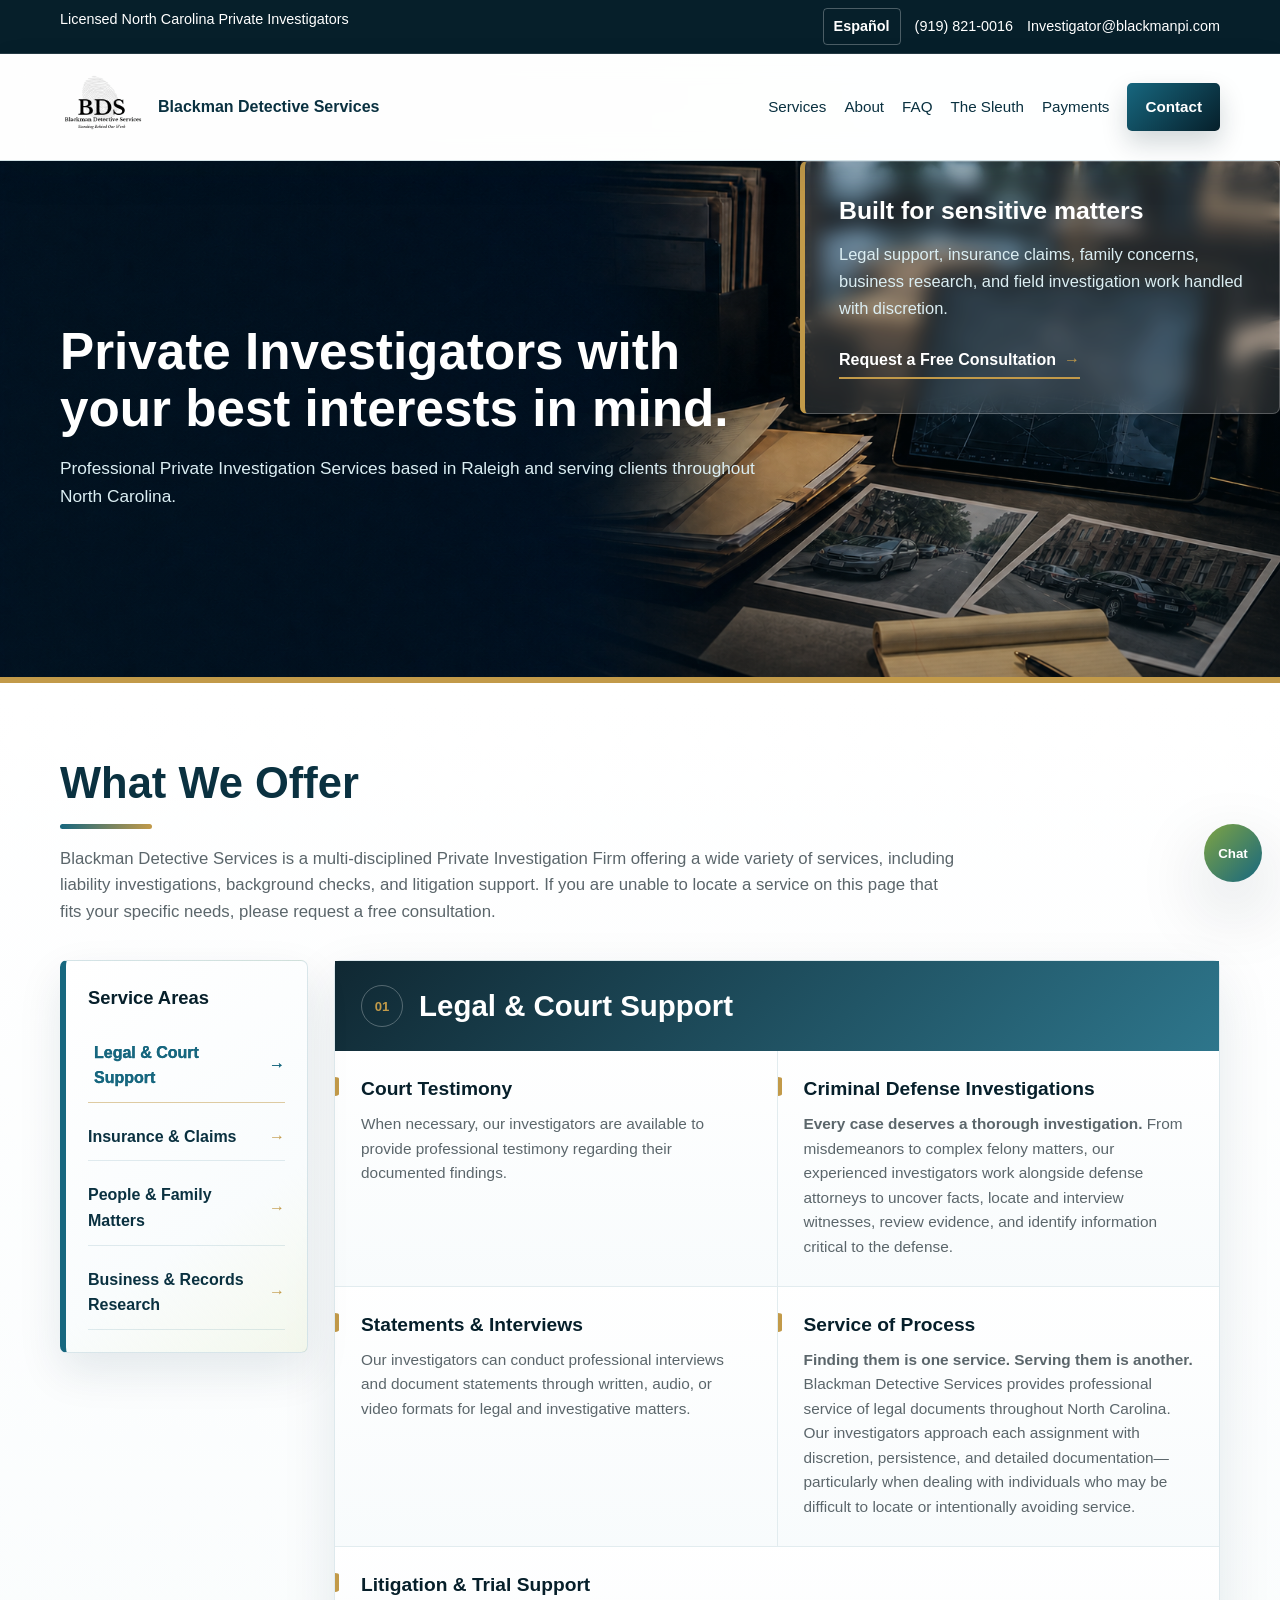
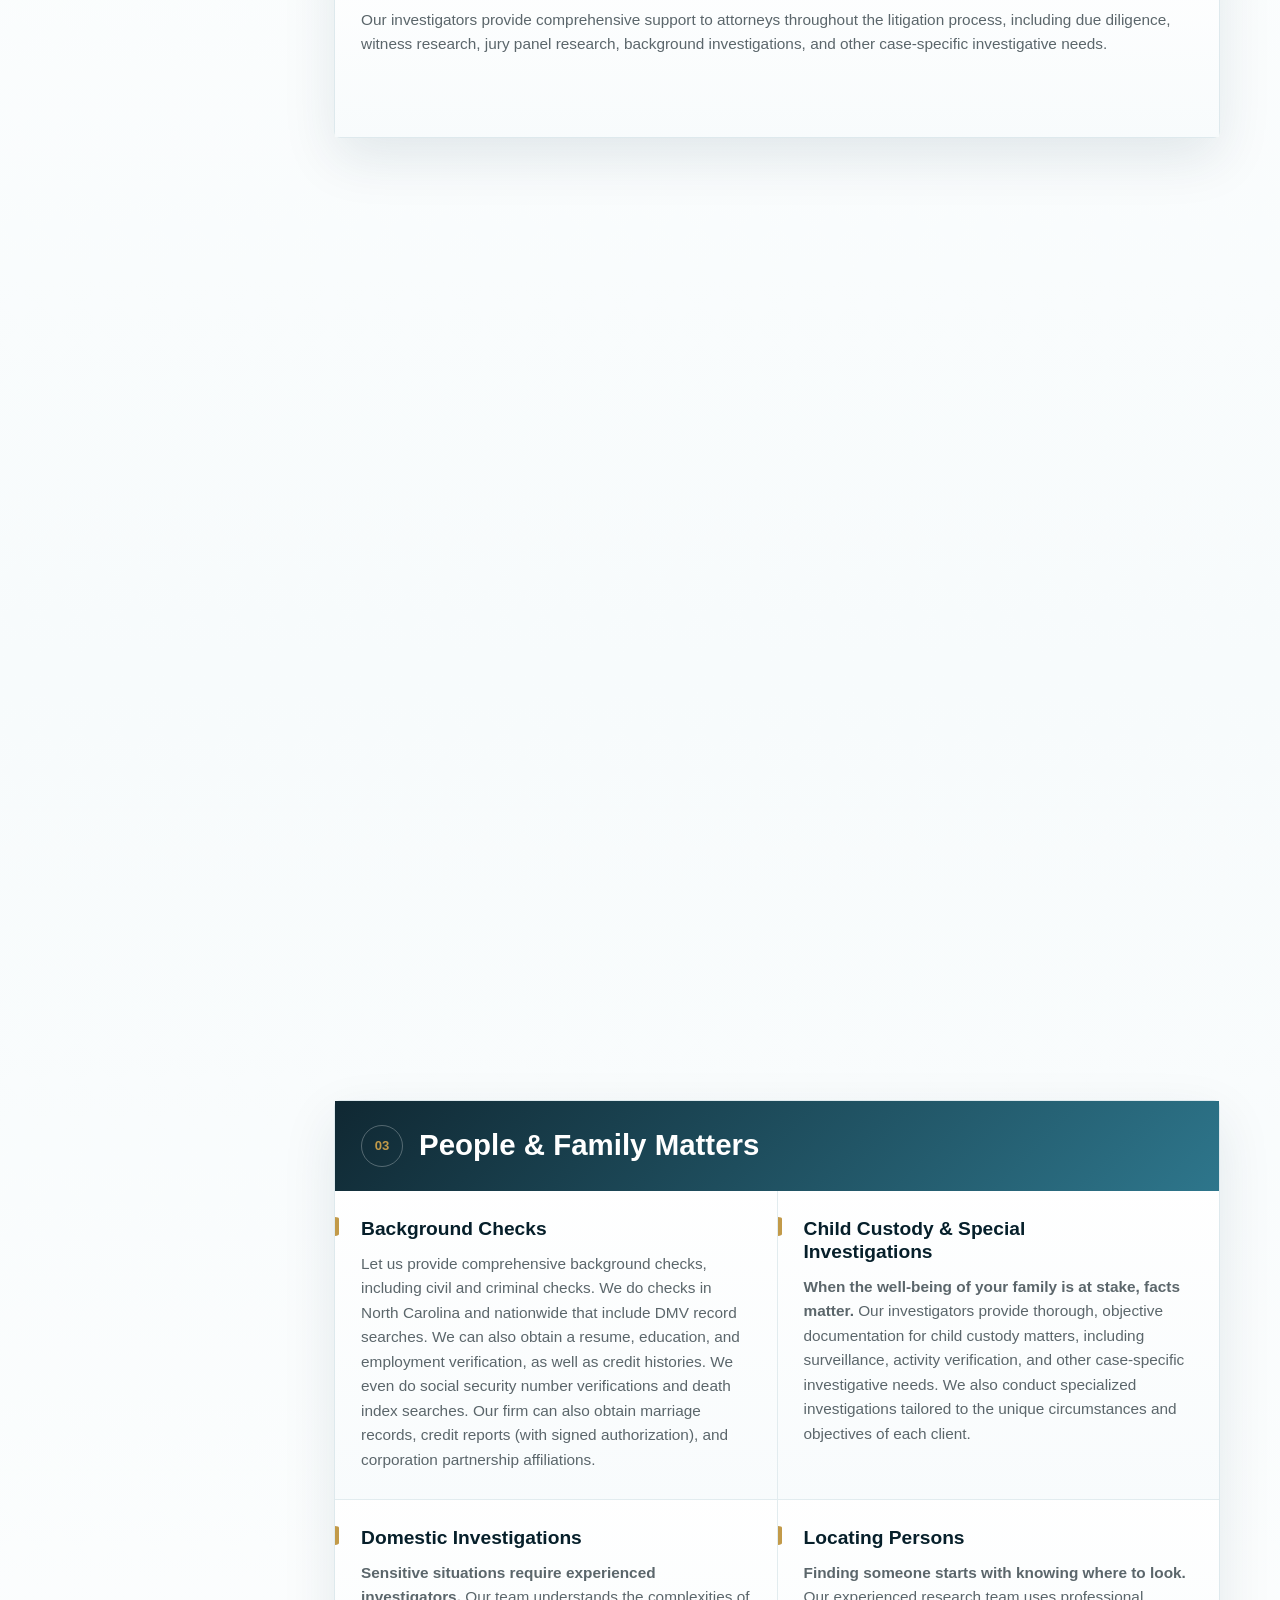
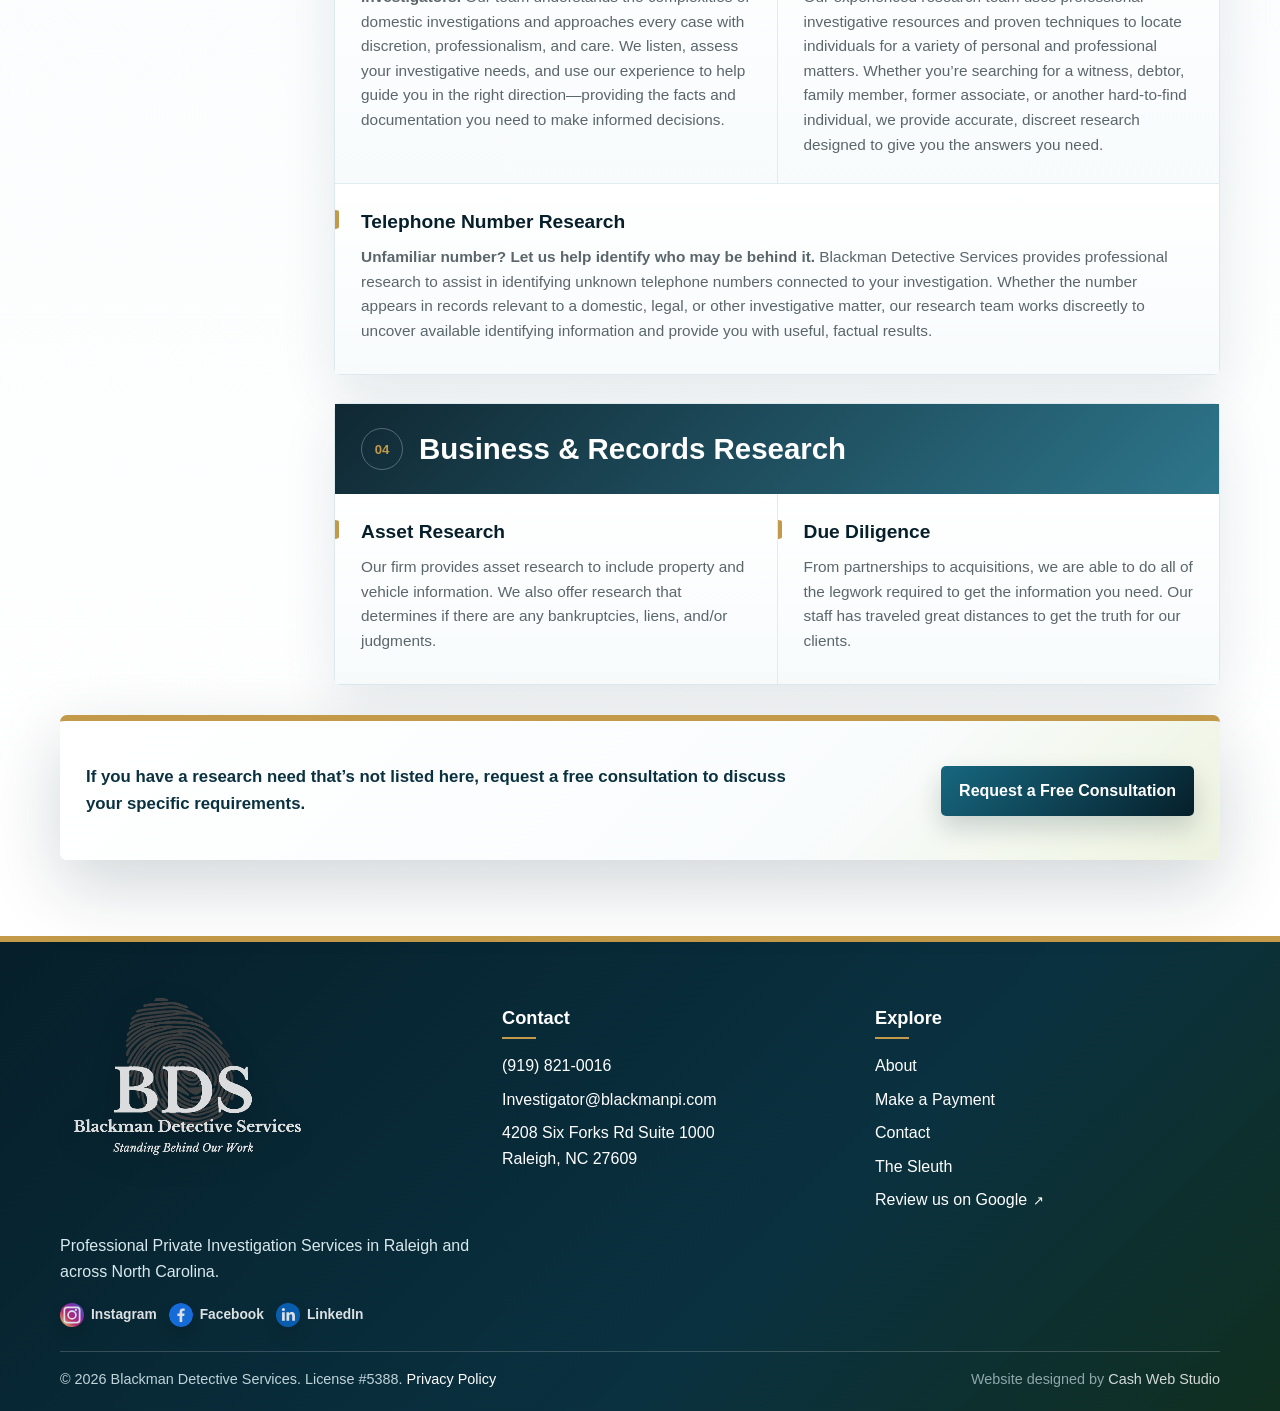
<file: services/index.html>
<!doctype html>
<html lang="en">
<head>
  <meta charset="utf-8">
  <meta name="viewport" content="width=device-width, initial-scale=1">
  <title>Investigation Services | Blackman Detective Services</title>
  <meta name="description" content="Private Investigation services in Raleigh and across North Carolina, including domestic investigations, insurance surveillance, workers’ compensation, litigation support, locating persons, and service of process.">
  <link rel="canonical" href="https://blackmanpi.com/services">
  <meta property="og:title" content="Investigation Services | Blackman Detective Services">
  <meta property="og:description" content="Private Investigation services in Raleigh and across North Carolina, including domestic investigations, insurance surveillance, workers’ compensation, litigation support, locating persons, and service of process.">
  <meta property="og:type" content="website">
  <meta property="og:url" content="https://blackmanpi.com/services">
  <meta property="og:image" content="https://blackmanpi.com/assets/social-preview.png">
  <meta name="twitter:card" content="summary_large_image">
  <link rel="icon" type="image/png" sizes="64x64" href="../assets/favicon.png">
  <link rel="apple-touch-icon" sizes="180x180" href="../assets/apple-touch-icon.png">
  <link rel="stylesheet" href="../styles.css">
</head>
<body class="services-page">
  <div class="topbar"><div class="topbar-inner"><span>Licensed North Carolina Private Investigators</span><span class="topbar-links"><a href="#" class="language-link notranslate" translate="no" data-translate-language="es">Espa&ntilde;ol</a><a href="#" class="language-link notranslate" translate="no" data-translate-language="en" hidden>English</a><a href="tel:19198210016">(919) 821-0016</a><a href="mailto:Investigator@blackmanpi.com">Investigator@blackmanpi.com</a></span></div></div>
  <header class="site-header"><div class="nav-inner"><a class="brand" href="../"><img src="../assets/logo-bds-transparent.png" alt="Blackman Detective Services logo"><span class="brand-text">Blackman Detective Services</span></a><button class="menu-toggle" type="button" aria-expanded="false" aria-controls="primary-nav" data-menu-toggle><span></span><span></span><span></span><span class="sr-only">Menu</span></button><nav class="nav-links" id="primary-nav" aria-label="Primary navigation"><a href="../services">Services</a><a href="../about">About</a><a href="../faq">FAQ</a><a href="../the-sleuth">The Sleuth</a><a href="../payments">Payments</a><a class="button" href="../contact">Contact</a></nav></div></header>
  <main>
    <section class="page-hero services-hero"><div class="section-inner services-hero-inner"><div><h1>Private Investigators with your best interests in mind.</h1><p>Professional Private Investigation Services based in Raleigh and serving clients throughout North Carolina.</p></div><aside class="services-hero-panel" aria-label="Service highlights"><strong>Built for sensitive matters</strong><span>Legal support, insurance claims, family concerns, business research, and field investigation work handled with discretion.</span><a href="../contact">Request a Free Consultation</a></aside></div></section>
    <section class="section services-showcase"><div class="section-inner">
      <div class="section-header services-section-header"><h2>What We Offer</h2><p>Blackman Detective Services is a multi-disciplined Private Investigation Firm offering a wide variety of services, including liability investigations, background checks, and litigation support. If you are unable to locate a service on this page that fits your specific needs, please request a free consultation.</p></div>
      <div class="service-directory">
        <aside class="service-index reveal-card" aria-label="Service areas">
          <strong>Service Areas</strong>
          <a href="#legal-court">Legal & Court Support</a>
          <a href="#insurance-claims">Insurance & Claims</a>
          <a href="#people-family">People & Family Matters</a>
          <a href="#business-records">Business & Records Research</a>
        </aside>
        <div class="service-groups">
          <section class="service-group reveal-card" id="legal-court">
            <div class="service-group-head"><span>01</span><h3>Legal & Court Support</h3></div>
            <div class="service-item-grid">
              <article class="service-item"><h4>Court Testimony</h4><p>When necessary, our investigators are available to provide professional testimony regarding their documented findings.</p></article>
              <article class="service-item"><h4>Criminal Defense Investigations</h4><p><strong>Every case deserves a thorough investigation.</strong> From misdemeanors to complex felony matters, our experienced investigators work alongside defense attorneys to uncover facts, locate and interview witnesses, review evidence, and identify information critical to the defense.</p></article>
              <article class="service-item"><h4>Statements &amp; Interviews</h4><p>Our investigators can conduct professional interviews and document statements through written, audio, or video formats for legal and investigative matters.</p></article>
              <article class="service-item"><h4>Service of Process</h4><p><strong>Finding them is one service. Serving them is another.</strong> Blackman Detective Services provides professional service of legal documents throughout North Carolina. Our investigators approach each assignment with discretion, persistence, and detailed documentation—particularly when dealing with individuals who may be difficult to locate or intentionally avoiding service.</p></article>
              <article class="service-item service-item-wide"><h4>Litigation &amp; Trial Support</h4><p>Our investigators provide comprehensive support to attorneys throughout the litigation process, including due diligence, witness research, jury panel research, background investigations, and other case-specific investigative needs.</p></article>
            </div>
          </section>
          <section class="service-group reveal-card" id="insurance-claims">
            <div class="service-group-head"><span>02</span><h3>Insurance & Claims</h3></div>
            <div class="service-item-grid">
              <article class="service-item"><h4>Disability Claims Investigations</h4><p>We will work for you to provide information on the present activities, recovery, and progress of a claimant’s condition.</p></article>
              <article class="service-item"><h4>Insurance Case Surveillance</h4><p><strong>Effective surveillance requires experience, strategy, and attention to detail.</strong> Blackman Detective Services provides professional investigative support for a variety of insurance-related matters. Our investigators conduct discreet, objective surveillance designed to document activity, identify relevant patterns, and provide clear, detailed findings while remaining mindful of the client’s investigative objectives and budget.</p></article>
              <article class="service-item"><h4>Personal Injury Investigations</h4><p><strong>The details matter.</strong> Our investigators support personal injury cases by locating witnesses, verifying information, conducting research, and documenting relevant activity to uncover facts that may be important to your case.</p></article>
              <article class="service-item"><h4>Workers’ Compensation Investigations</h4><p><strong>Facts matter when evaluating a claim.</strong> Blackman Detective Services provides professional investigative support for workers’ compensation matters, including surveillance, background research, activity verification, witness interviews, and documentation of relevant findings. Our investigators deliver clear, objective reports and are available to provide testimony when necessary.</p></article>
              <article class="service-item service-item-wide"><h4>Liability &amp; Accident Investigations</h4><p><strong>When the facts surrounding an incident are in question, a thorough investigation can make the difference.</strong> Blackman Detective Services conducts independent investigations involving accidents, injuries, and potential liability. Our investigators work to identify witnesses, verify circumstances, document relevant information, and develop the facts surrounding an incident.</p><p>Investigations may involve <strong>motor vehicle accidents, premises liability, workplace incidents, product-related claims, personal injury matters, and other circumstances where liability may be disputed.</strong></p></article>
            </div>
          </section>
          <section class="service-group reveal-card" id="people-family">
            <div class="service-group-head"><span>03</span><h3>People & Family Matters</h3></div>
            <div class="service-item-grid">
              <article class="service-item"><h4>Background Checks</h4><p>Let us provide comprehensive background checks, including civil and criminal checks. We do checks in North Carolina and nationwide that include DMV record searches. We can also obtain a resume, education, and employment verification, as well as credit histories. We even do social security number verifications and death index searches. Our firm can also obtain marriage records, credit reports (with signed authorization), and corporation partnership affiliations.</p></article>
              <article class="service-item"><h4>Child Custody &amp; Special Investigations</h4><p><strong>When the well-being of your family is at stake, facts matter.</strong> Our investigators provide thorough, objective documentation for child custody matters, including surveillance, activity verification, and other case-specific investigative needs. We also conduct specialized investigations tailored to the unique circumstances and objectives of each client.</p></article>
              <article class="service-item"><h4>Domestic Investigations</h4><p><strong>Sensitive situations require experienced investigators.</strong> Our team understands the complexities of domestic investigations and approaches every case with discretion, professionalism, and care. We listen, assess your investigative needs, and use our experience to help guide you in the right direction—providing the facts and documentation you need to make informed decisions.</p></article>
              <article class="service-item"><h4>Locating Persons</h4><p><strong>Finding someone starts with knowing where to look.</strong> Our experienced research team uses professional investigative resources and proven techniques to locate individuals for a variety of personal and professional matters. Whether you’re searching for a witness, debtor, family member, former associate, or another hard-to-find individual, we provide accurate, discreet research designed to give you the answers you need.</p></article>
              <article class="service-item service-item-wide"><h4>Telephone Number Research</h4><p><strong>Unfamiliar number? Let us help identify who may be behind it.</strong> Blackman Detective Services provides professional research to assist in identifying unknown telephone numbers connected to your investigation. Whether the number appears in records relevant to a domestic, legal, or other investigative matter, our research team works discreetly to uncover available identifying information and provide you with useful, factual results.</p></article>
            </div>
          </section>
          <section class="service-group reveal-card" id="business-records">
            <div class="service-group-head"><span>04</span><h3>Business & Records Research</h3></div>
            <div class="service-item-grid">
              <article class="service-item"><h4>Asset Research</h4><p>Our firm provides asset research to include property and vehicle information. We also offer research that determines if there are any bankruptcies, liens, and/or judgments.</p></article>
              <article class="service-item"><h4>Due Diligence</h4><p>From partnerships to acquisitions, we are able to do all of the legwork required to get the information you need. Our staff has traveled great distances to get the truth for our clients.</p></article>
            </div>
          </section>
        </div>
      </div>
      <div class="callout service-note reveal-card"><p>If you have a research need that’s not listed here, request a free consultation to discuss your specific requirements.</p><a class="button" href="../contact">Request a Free Consultation</a></div>
    </div></section>
  </main>
  <footer class="footer"><div class="footer-inner"><div><img class="footer-logo" src="../assets/logo-bds-transparent.png" alt="Blackman Detective Services logo"><p>Professional Private Investigation Services in Raleigh and across North Carolina.</p><div class="social-links" aria-label="Social media"><a href="https://www.instagram.com/TheSleuth_Podcast/" target="_blank" rel="noopener noreferrer">Instagram</a><a href="https://www.facebook.com/BDS0515/?ref=br_rs" target="_blank" rel="noopener noreferrer">Facebook</a><a href="https://www.linkedin.com/in/allisonblackman/" target="_blank" rel="noopener noreferrer">LinkedIn</a></div></div><div><h3>Contact</h3><ul><li><a href="tel:19198210016">(919) 821-0016</a></li><li><a href="mailto:Investigator@blackmanpi.com">Investigator@blackmanpi.com</a></li><li><a href="https://www.google.com/maps/search/?api=1&query=Blackman%20Detective%20Services%2C%204208%20Six%20Forks%20Rd%20Suite%201000%2C%20Raleigh%2C%20NC%2027609&query_place_id=ChIJVeru02FgrIkRofT4EhydhkM" target="_blank" rel="noopener noreferrer">4208 Six Forks Rd Suite 1000<br>Raleigh, NC 27609</a></li></ul></div><div><h3>Explore</h3><ul><li><a href="../about">About</a></li><li><a href="../payments">Make a Payment</a></li><li><a href="../contact">Contact</a></li><li><a href="../the-sleuth">The Sleuth</a></li><li><a href="https://search.google.com/local/writereview?placeid=ChIJVeru02FgrIkRofT4EhydhkM" target="_blank" rel="noopener noreferrer">Review us on Google</a></li></ul></div></div><div class="footer-bottom"><span>&copy; 2026 Blackman Detective Services. License #5388. <a href="../privacy-policy/">Privacy Policy</a></span><span class="site-credit">Website designed by <a href="https://cashwebstudio.com" target="_blank" rel="noopener noreferrer">Cash Web Studio</a></span></div></footer>
  <div class="chatbot" data-chatbot><div class="chat-panel" aria-live="polite"><div class="chat-head"><strong>Ask Sleuthy</strong><span>General questions only. Do not share personal or case details.</span></div><div class="chat-body" data-chat-body><div class="chat-message">Hi, I’m Sleuthy! I can help with general questions about Blackman Detective Services. Please do not share personal information or case details here.</div></div><div class="chat-quick-questions" aria-label="Common questions"><span>Common questions</span><button type="button" data-chat-question="What services do you offer?">What services do you offer?</button><button type="button" data-chat-question="How can I contact Blackman Detective Services?">How can I contact Blackman Detective Services?</button><button type="button" data-chat-question="What areas do you serve?">What areas do you serve?</button><button type="button" data-chat-question="How do I make a payment?">How do I make a payment?</button></div><form class="chat-input" data-chat-form><input data-chat-input type="text" placeholder="Ask a question" aria-label="Ask a question"><button type="submit">Ask</button></form></div><button class="chat-toggle" data-chat-toggle aria-label="Open chatbot">Chat</button></div>
  <script src="../search-index.js"></script>
  <script src="../script.js"></script>
  <div id="google_translate_element" class="translate-widget" aria-hidden="true"></div>
  <script src="https://translate.google.com/translate_a/element.js?cb=googleTranslateElementInit"></script>
</body>
</html>
</file>
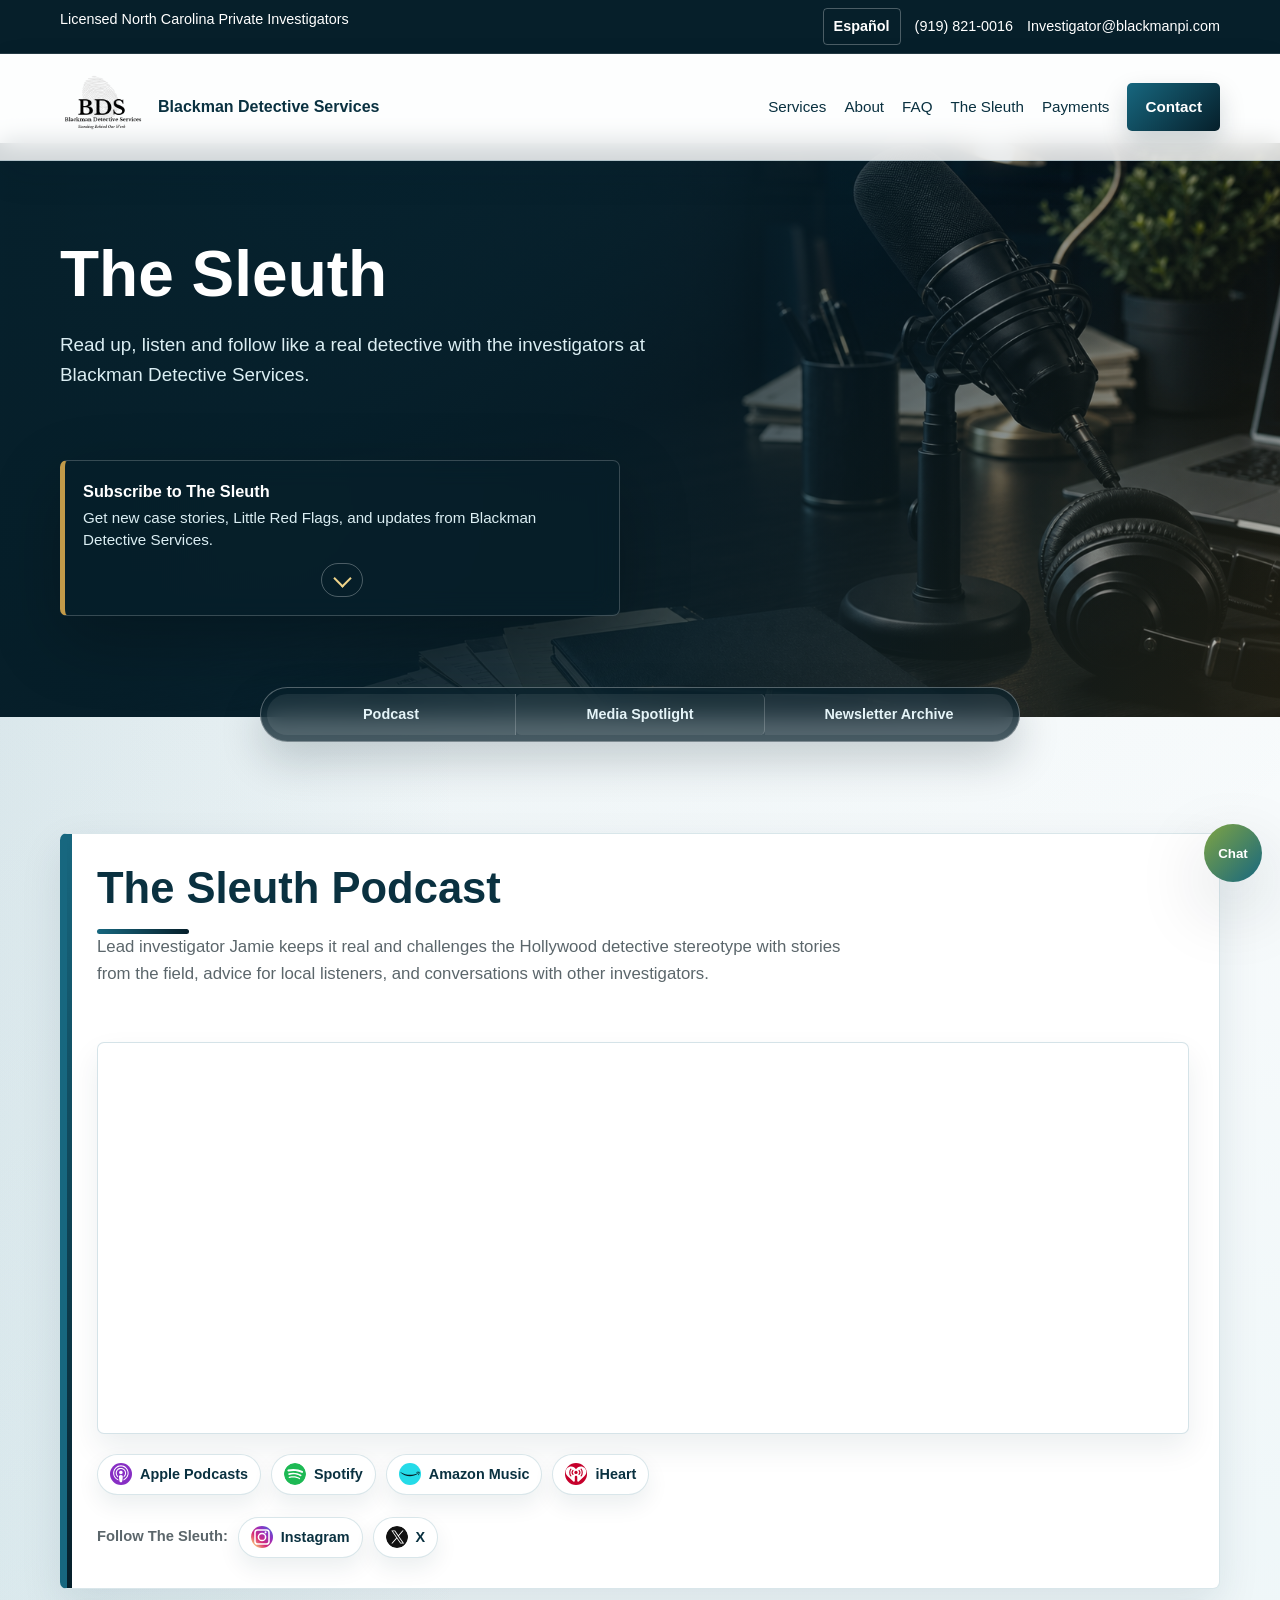
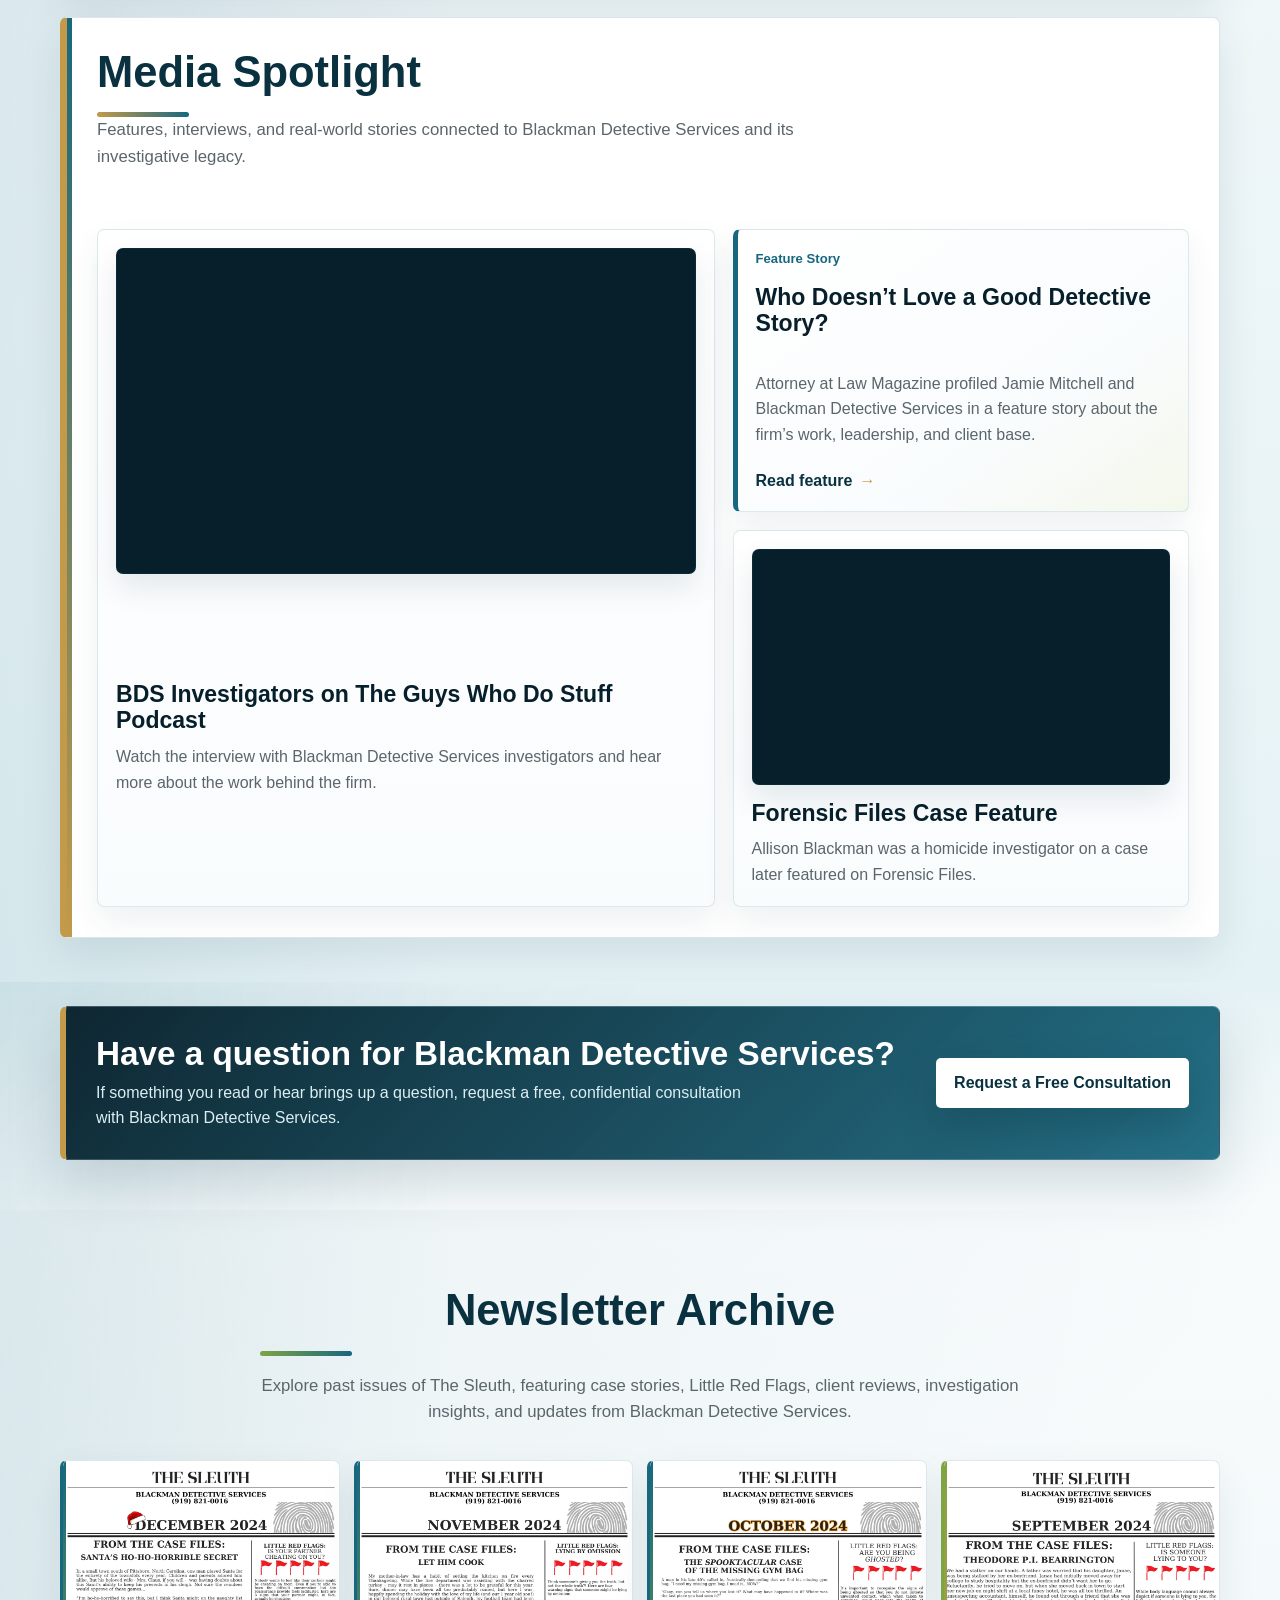
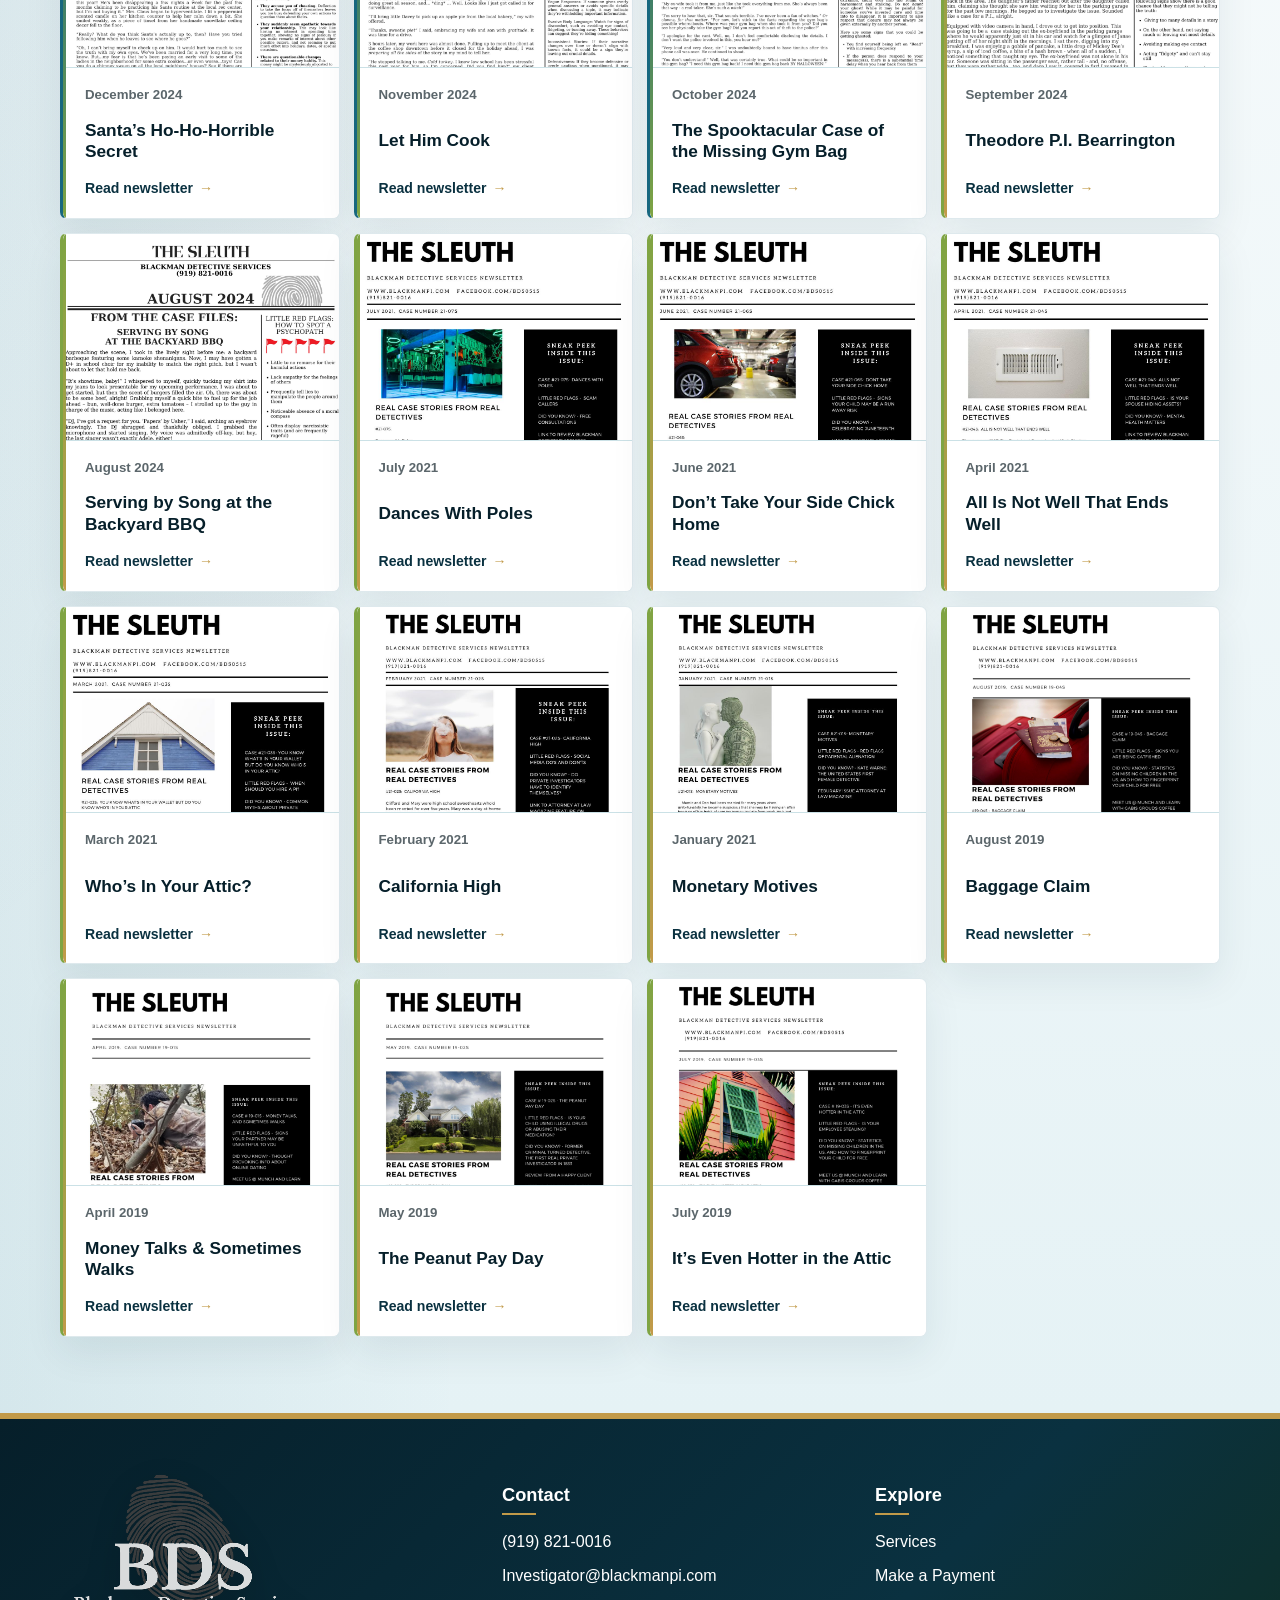
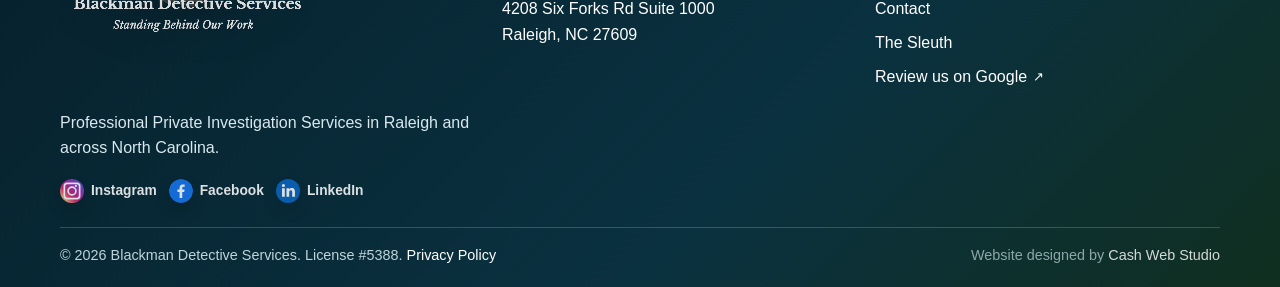
<file: the-sleuth/index.html>
<!doctype html>
<html lang="en">
<head>
  <meta charset="utf-8">
  <meta name="viewport" content="width=device-width, initial-scale=1">
  <title>The Sleuth | Blackman Detective Services</title>
  <meta name="description" content="The Sleuth blog, podcast, and newsletter hub for Blackman Detective Services.">
  <link rel="canonical" href="https://blackmanpi.com/the-sleuth">
  <meta property="og:title" content="The Sleuth | Blackman Detective Services">
  <meta property="og:description" content="The Sleuth blog, podcast, and newsletter hub for Blackman Detective Services.">
  <meta property="og:type" content="website">
  <meta property="og:url" content="https://blackmanpi.com/the-sleuth">
  <meta property="og:image" content="https://blackmanpi.com/assets/social-preview.png">
  <meta name="twitter:card" content="summary_large_image">
  <link rel="icon" type="image/png" sizes="64x64" href="../assets/favicon.png">
  <link rel="apple-touch-icon" sizes="180x180" href="../assets/apple-touch-icon.png">
  <link rel="stylesheet" href="../styles.css">
</head>
<body class="sleuth-page">
  <div class="topbar"><div class="topbar-inner"><span>Licensed North Carolina Private Investigators</span><span class="topbar-links"><a href="#" class="language-link notranslate" translate="no" data-translate-language="es">Espa&ntilde;ol</a><a href="#" class="language-link notranslate" translate="no" data-translate-language="en" hidden>English</a><a href="tel:19198210016">(919) 821-0016</a><a href="mailto:Investigator@blackmanpi.com">Investigator@blackmanpi.com</a></span></div></div>
  <header class="site-header"><div class="nav-inner"><a class="brand" href="../"><img src="../assets/logo-bds-transparent.png" alt="Blackman Detective Services logo"><span class="brand-text">Blackman Detective Services</span></a><button class="menu-toggle" type="button" aria-expanded="false" aria-controls="primary-nav" data-menu-toggle><span></span><span></span><span></span><span class="sr-only">Menu</span></button><nav class="nav-links" id="primary-nav" aria-label="Primary navigation"><a href="../services">Services</a><a href="../about">About</a><a href="../faq">FAQ</a><a href="../the-sleuth">The Sleuth</a><a href="../payments">Payments</a><a class="button" href="../contact">Contact</a></nav></div></header>
  <main>
    <section class="page-hero sleuth-hero"><div class="section-inner sleuth-hero-content">
      <h1>The Sleuth</h1>
      <p>Read up, listen and follow like a real detective with the investigators at Blackman Detective Services.</p>
      <form class="sleuth-hero-signup validate" action="https://blackmanpi.us14.list-manage.com/subscribe/post?u=bc8b4074cea3e463b203c48bb&amp;id=0f94a6462e&amp;f_id=00a9a9e0f0" method="post" id="mc-embedded-subscribe-form" name="mc-embedded-subscribe-form" target="_blank">
        <button class="sleuth-signup-title" type="button" data-sleuth-signup-label aria-controls="sleuth-hero-fields" aria-expanded="false">Subscribe to The Sleuth</button>
        <p>Get new case stories, Little Red Flags, and updates from Blackman Detective Services.</p>
        <details class="sleuth-signup-disclosure" data-sleuth-signup>
          <summary aria-label="Open newsletter signup form"></summary>
          <div id="sleuth-hero-fields">
            <input id="sleuth-hero-first-name" name="FNAME" type="text" placeholder="First name" autocomplete="given-name">
            <input id="sleuth-hero-last-name" name="LNAME" type="text" placeholder="Last name" autocomplete="family-name">
            <input id="sleuth-hero-email" name="EMAIL" type="email" placeholder="Email address" autocomplete="email" required>
            <button class="button light" type="submit">Sign Up</button>
          </div>
        </details>
        <input class="newsletter-honeypot" type="text" name="b_bc8b4074cea3e463b203c48bb_0f94a6462e" tabindex="-1" aria-hidden="true">
      </form>
    </div></section>
    <nav class="sleuth-section-nav" aria-label="The Sleuth page sections"><a href="#podcast">Podcast</a><a href="#media-spotlight">Media Spotlight</a><a href="#newsletter-archive">Newsletter Archive</a></nav>
    <section class="section sleuth-feature-section"><div class="section-inner sleuth-feature-grid">
      <article class="card sleuth-podcast-card" id="podcast">
        <div class="section-header">
          <h2>The Sleuth Podcast</h2>
          <p>Lead investigator Jamie keeps it real and challenges the Hollywood detective stereotype with stories from the field, advice for local listeners, and conversations with other investigators.</p>
        </div>
        <div class="podcast-embed">
          <iframe width="100%" height="390" frameborder="no" scrolling="no" seamless src="https://share.transistor.fm/e/the-sleuth/playlist" title="The Sleuth podcast episodes"></iframe>
        </div>
        <div class="podcast-platforms" aria-label="Podcast links">
          <a class="platform-link apple" href="https://podcasts.apple.com/us/podcast/the-sleuth/id1487329810" target="_blank" rel="noopener noreferrer"><span></span>Apple Podcasts</a>
          <a class="platform-link spotify" href="https://open.spotify.com/show/3lsufZqd0U5ZLrwRG0FKt6" target="_blank" rel="noopener noreferrer"><span></span>Spotify</a>
          <a class="platform-link amazon-music" href="https://music.amazon.com/podcasts/fed8e22a-1b4a-481c-91e1-5d71fa1df574/the-sleuth" target="_blank" rel="noopener noreferrer"><span></span>Amazon Music</a>
          <a class="platform-link iheart" href="https://www.iheart.com/podcast/269-the-sleuth-53350940" target="_blank" rel="noopener noreferrer"><span></span>iHeart</a>
        </div>
        <div class="podcast-socials" aria-label="The Sleuth social links">
          <span>Follow The Sleuth:</span>
          <a class="platform-link instagram" href="https://www.instagram.com/TheSleuth_Podcast/" target="_blank" rel="noopener noreferrer"><span></span>Instagram</a>
          <a class="platform-link x" href="https://x.com/TheSleuth_Pod" target="_blank" rel="noopener noreferrer"><span></span>X</a>
        </div>
      </article>
      <section class="card media-spotlight" id="media-spotlight" aria-labelledby="media-spotlight-title">
        <div class="section-header">
          <h2 id="media-spotlight-title">Media Spotlight</h2>
          <p>Features, interviews, and real-world stories connected to Blackman Detective Services and its investigative legacy.</p>
        </div>
        <div class="media-spotlight-grid">
          <article class="media-feature media-feature-video">
            <div class="video-embed">
              <iframe src="https://www.youtube.com/embed/nUFbE-2g55k" title="BDS Investigators on The Guys Who Do Stuff Podcast" allow="accelerometer; autoplay; clipboard-write; encrypted-media; gyroscope; picture-in-picture; web-share" allowfullscreen></iframe>
            </div>
            <div>
              <h3>BDS Investigators on The Guys Who Do Stuff Podcast</h3>
              <p>Watch the interview with Blackman Detective Services investigators and hear more about the work behind the firm.</p>
            </div>
          </article>
          <a class="media-feature media-feature-link" href="https://attorneyatlawmagazine.com/stories/vendor-interview/blackman-detective-services-who-doesnt-love-a-good-detective-story" target="_blank" rel="noopener noreferrer">
            <span>Feature Story</span>
            <h3>Who Doesn’t Love a Good Detective Story?</h3>
            <p>Attorney at Law Magazine profiled Jamie Mitchell and Blackman Detective Services in a feature story about the firm’s work, leadership, and client base.</p>
            <em>Read feature</em>
          </a>
          <article class="media-feature media-feature-video">
            <div class="video-embed">
              <iframe src="https://www.youtube.com/embed/utauonJHcb4" title="Forensic Files episode connected to a case investigated by Allison Blackman" allow="accelerometer; autoplay; clipboard-write; encrypted-media; gyroscope; picture-in-picture; web-share" allowfullscreen></iframe>
            </div>
            <div>
              <h3>Forensic Files Case Feature</h3>
              <p>Allison Blackman was a homicide investigator on a case later featured on Forensic Files.</p>
            </div>
          </article>
        </div>
      </section>
    </div></section>
    <section class="sleuth-contact-cta"><div class="section-inner sleuth-contact-cta-inner">
      <div>
        <h2>Have a question for Blackman Detective Services?</h2>
        <p>If something you read or hear brings up a question, request a free, confidential consultation with Blackman Detective Services.</p>
      </div>
      <a class="button light" href="../contact">Request a Free Consultation</a>
    </div></section>
    <section class="section alt" id="newsletter-archive"><div class="section-inner">
      <div class="section-header centered">
        <h2>Newsletter Archive</h2>
        <p>Explore past issues of The Sleuth, featuring case stories, Little Red Flags, client reviews, investigation insights, and updates from Blackman Detective Services.</p>
      </div>
      <div class="newsletter-archive" data-newsletter-archive>
        <a class="newsletter-card featured" href="../assets/newsletters/the-sleuth-december-2024.pdf" target="_blank" rel="noopener noreferrer"><img src="../assets/newsletters/the-sleuth-december-2024.jpg" alt="December 2024 newsletter preview"><div><span>December 2024</span><strong>Santa’s Ho-Ho-Horrible Secret</strong><em>Read newsletter</em></div></a>
        <a class="newsletter-card featured" href="../assets/newsletters/the-sleuth-november-2024.pdf" target="_blank" rel="noopener noreferrer"><img src="../assets/newsletters/the-sleuth-november-2024.jpg" alt="November 2024 newsletter preview"><div><span>November 2024</span><strong>Let Him Cook</strong><em>Read newsletter</em></div></a>
        <a class="newsletter-card featured" href="../assets/newsletters/the-sleuth-october-2024.pdf" target="_blank" rel="noopener noreferrer"><img src="../assets/newsletters/the-sleuth-october-2024.jpg" alt="October 2024 newsletter preview"><div><span>October 2024</span><strong>The Spooktacular Case of the Missing Gym Bag</strong><em>Read newsletter</em></div></a>
        <a class="newsletter-card" href="../assets/newsletters/the-sleuth-september-2024.pdf" target="_blank" rel="noopener noreferrer"><img src="../assets/newsletters/the-sleuth-september-2024.jpg" alt="September 2024 newsletter preview"><div><span>September 2024</span><strong>Theodore P.I. Bearrington</strong><em>Read newsletter</em></div></a>
        <a class="newsletter-card" href="../assets/newsletters/the-sleuth-august-2024.pdf" target="_blank" rel="noopener noreferrer"><img src="../assets/newsletters/the-sleuth-august-2024.jpg" alt="August 2024 newsletter preview"><div><span>August 2024</span><strong>Serving by Song at the Backyard BBQ</strong><em>Read newsletter</em></div></a>
        <a class="newsletter-card" href="../assets/newsletters/the-sleuth-dances-with-poles.pdf" target="_blank" rel="noopener noreferrer"><img src="../assets/newsletters/the-sleuth-dances-with-poles.jpg" alt="Dances With Poles newsletter preview"><div><span>July 2021</span><strong>Dances With Poles</strong><em>Read newsletter</em></div></a>
        <a class="newsletter-card newsletter-extra" href="../assets/newsletters/the-sleuth-dont-take-your-side-chick-home.pdf" target="_blank" rel="noopener noreferrer"><img src="../assets/newsletters/the-sleuth-dont-take-your-side-chick-home.jpg" alt="Don’t Take Your Side Chick Home newsletter preview"><div><span>June 2021</span><strong>Don’t Take Your Side Chick Home</strong><em>Read newsletter</em></div></a>
        <a class="newsletter-card newsletter-extra" href="../assets/newsletters/the-sleuth-all-is-not-well-that-ends-well.pdf" target="_blank" rel="noopener noreferrer"><img src="../assets/newsletters/the-sleuth-all-is-not-well-that-ends-well.jpg" alt="All Is Not Well That Ends Well newsletter preview"><div><span>April 2021</span><strong>All Is Not Well That Ends Well</strong><em>Read newsletter</em></div></a>
        <a class="newsletter-card newsletter-extra" href="../assets/newsletters/the-sleuth-whos-in-your-attic.pdf" target="_blank" rel="noopener noreferrer"><img src="../assets/newsletters/the-sleuth-whos-in-your-attic.jpg" alt="Who’s In Your Attic newsletter preview"><div><span>March 2021</span><strong>Who’s In Your Attic?</strong><em>Read newsletter</em></div></a>
        <a class="newsletter-card newsletter-extra" href="../assets/newsletters/the-sleuth-california-high.pdf" target="_blank" rel="noopener noreferrer"><img src="../assets/newsletters/the-sleuth-california-high.jpg" alt="California High newsletter preview"><div><span>February 2021</span><strong>California High</strong><em>Read newsletter</em></div></a>
        <a class="newsletter-card newsletter-extra" href="../assets/newsletters/the-sleuth-monetary-motives.pdf" target="_blank" rel="noopener noreferrer"><img src="../assets/newsletters/the-sleuth-monetary-motives.jpg" alt="Monetary Motives newsletter preview"><div><span>January 2021</span><strong>Monetary Motives</strong><em>Read newsletter</em></div></a>
        <a class="newsletter-card newsletter-extra" href="../assets/newsletters/the-sleuth-baggage-claim.pdf" target="_blank" rel="noopener noreferrer"><img src="../assets/newsletters/the-sleuth-baggage-claim.jpg" alt="Baggage Claim newsletter preview"><div><span>August 2019</span><strong>Baggage Claim</strong><em>Read newsletter</em></div></a>
        <a class="newsletter-card newsletter-extra" href="../assets/newsletters/the-sleuth-money-talks-sometimes-walks.pdf" target="_blank" rel="noopener noreferrer"><img src="../assets/newsletters/the-sleuth-money-talks-sometimes-walks.jpg" alt="Money Talks & Sometimes Walks newsletter preview"><div><span>April 2019</span><strong>Money Talks & Sometimes Walks</strong><em>Read newsletter</em></div></a>
        <a class="newsletter-card newsletter-extra" href="../assets/newsletters/the-sleuth-peanut-pay-day.pdf" target="_blank" rel="noopener noreferrer"><img src="../assets/newsletters/the-sleuth-peanut-pay-day.jpg" alt="The Peanut Pay Day newsletter preview"><div><span>May 2019</span><strong>The Peanut Pay Day</strong><em>Read newsletter</em></div></a>
        <a class="newsletter-card newsletter-extra" href="../assets/newsletters/the-sleuth-its-even-hotter-in-the-attic.pdf" target="_blank" rel="noopener noreferrer"><img src="../assets/newsletters/the-sleuth-its-even-hotter-in-the-attic.jpg" alt="It’s Even Hotter in the Attic newsletter preview"><div><span>July 2019</span><strong>It’s Even Hotter in the Attic</strong><em>Read newsletter</em></div></a>
      </div>
      <button class="button newsletter-more-button" type="button" data-newsletter-toggle aria-expanded="false">View More Newsletters</button>
    </div></section>
  </main>
  <footer class="footer"><div class="footer-inner"><div><img class="footer-logo" src="../assets/logo-bds-transparent.png" alt="Blackman Detective Services logo"><p>Professional Private Investigation Services in Raleigh and across North Carolina.</p><div class="social-links" aria-label="Social media"><a href="https://www.instagram.com/TheSleuth_Podcast/" target="_blank" rel="noopener noreferrer">Instagram</a><a href="https://www.facebook.com/BDS0515/?ref=br_rs" target="_blank" rel="noopener noreferrer">Facebook</a><a href="https://www.linkedin.com/in/allisonblackman/" target="_blank" rel="noopener noreferrer">LinkedIn</a></div></div><div><h3>Contact</h3><ul><li><a href="tel:19198210016">(919) 821-0016</a></li><li><a href="mailto:Investigator@blackmanpi.com">Investigator@blackmanpi.com</a></li><li><a href="https://www.google.com/maps/search/?api=1&query=Blackman%20Detective%20Services%2C%204208%20Six%20Forks%20Rd%20Suite%201000%2C%20Raleigh%2C%20NC%2027609&query_place_id=ChIJVeru02FgrIkRofT4EhydhkM" target="_blank" rel="noopener noreferrer">4208 Six Forks Rd Suite 1000<br>Raleigh, NC 27609</a></li></ul></div><div><h3>Explore</h3><ul><li><a href="../services">Services</a></li><li><a href="../payments">Make a Payment</a></li><li><a href="../contact">Contact</a></li><li><a href="../the-sleuth">The Sleuth</a></li><li><a href="https://search.google.com/local/writereview?placeid=ChIJVeru02FgrIkRofT4EhydhkM" target="_blank" rel="noopener noreferrer">Review us on Google</a></li></ul></div></div><div class="footer-bottom"><span>&copy; 2026 Blackman Detective Services. License #5388. <a href="../privacy-policy/">Privacy Policy</a></span><span class="site-credit">Website designed by <a href="https://cashwebstudio.com" target="_blank" rel="noopener noreferrer">Cash Web Studio</a></span></div></footer>
  <div class="chatbot" data-chatbot><div class="chat-panel" aria-live="polite"><div class="chat-head"><strong>Ask Sleuthy</strong><span>General questions only. Do not share personal or case details.</span></div><div class="chat-body" data-chat-body><div class="chat-message">Hi, I’m Sleuthy! I can help with general questions about Blackman Detective Services. Please do not share personal information or case details here.</div></div><div class="chat-quick-questions" aria-label="Common questions"><span>Common questions</span><button type="button" data-chat-question="What services do you offer?">What services do you offer?</button><button type="button" data-chat-question="How can I contact Blackman Detective Services?">How can I contact Blackman Detective Services?</button><button type="button" data-chat-question="What areas do you serve?">What areas do you serve?</button><button type="button" data-chat-question="How do I make a payment?">How do I make a payment?</button></div><form class="chat-input" data-chat-form><input data-chat-input type="text" placeholder="Ask a question" aria-label="Ask a question"><button type="submit">Ask</button></form></div><button class="chat-toggle" data-chat-toggle aria-label="Open chatbot">Chat</button></div>
  <script src="../search-index.js"></script>
  <script src="../script.js"></script>
  <div id="google_translate_element" class="translate-widget" aria-hidden="true"></div>
  <script src="https://translate.google.com/translate_a/element.js?cb=googleTranslateElementInit"></script>
</body>
</html>
</file>
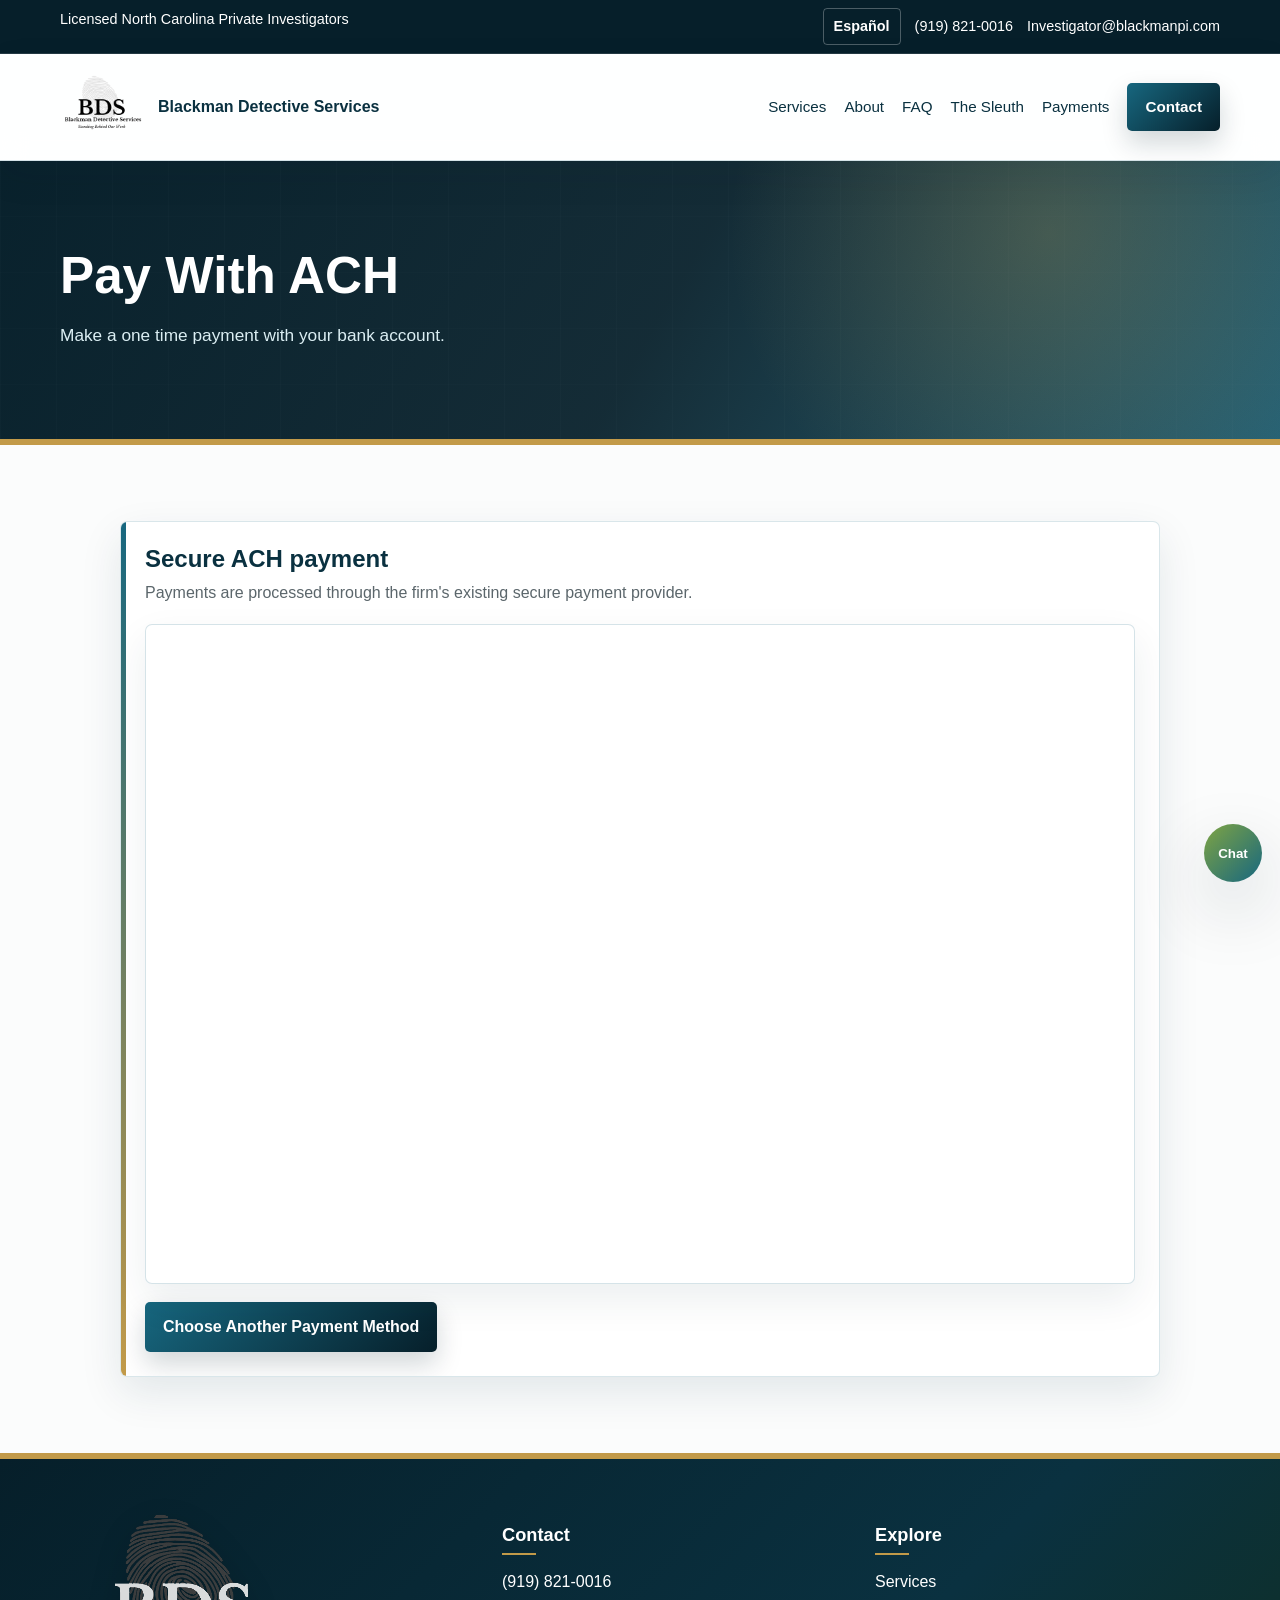
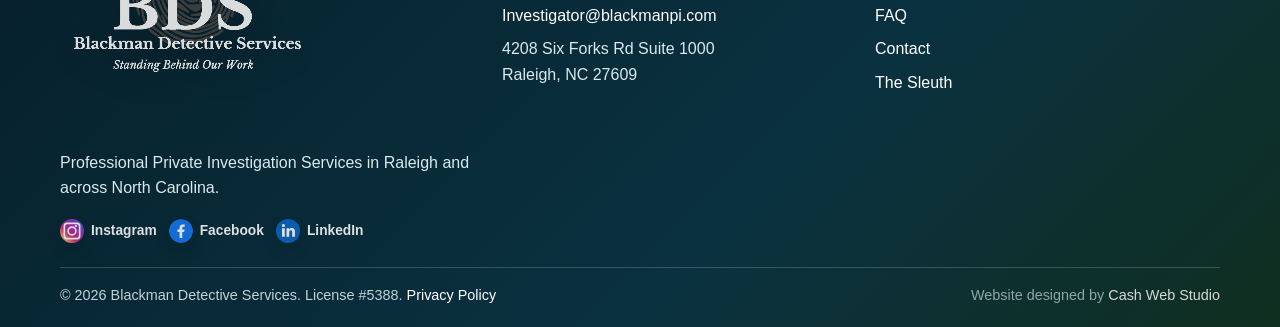
<file: payments/ach/index.html>
<!doctype html>
<html lang="en">
<head>
  <meta charset="utf-8">
  <meta name="viewport" content="width=device-width, initial-scale=1">
  <title>ACH Payment | Blackman Detective Services</title>
  <meta name="description" content="Make a secure ACH payment to Blackman Detective Services.">
  <meta name="robots" content="noindex, nofollow">
  <link rel="canonical" href="https://blackmanpi.com/payments">
  <link rel="icon" type="image/png" sizes="64x64" href="../../assets/favicon.png">
  <link rel="apple-touch-icon" sizes="180x180" href="../../assets/apple-touch-icon.png">
  <link rel="stylesheet" href="../../styles.css">
</head>
<body class="payment-detail-page">
  <div class="topbar"><div class="topbar-inner"><span>Licensed North Carolina Private Investigators</span><span class="topbar-links"><a href="#" class="language-link notranslate" translate="no" data-translate-language="es">Espa&ntilde;ol</a><a href="#" class="language-link notranslate" translate="no" data-translate-language="en" hidden>English</a><a href="tel:19198210016">(919) 821-0016</a><a href="mailto:Investigator@blackmanpi.com">Investigator@blackmanpi.com</a></span></div></div>
  <header class="site-header"><div class="nav-inner"><a class="brand" href="../../"><img src="../../assets/logo-bds-transparent.png" alt="Blackman Detective Services logo"><span class="brand-text">Blackman Detective Services</span></a><button class="menu-toggle" type="button" aria-expanded="false" aria-controls="primary-nav" data-menu-toggle><span></span><span></span><span></span><span class="sr-only">Menu</span></button><nav class="nav-links" id="primary-nav" aria-label="Primary navigation"><a href="../../services">Services</a><a href="../../about">About</a><a href="../../faq">FAQ</a><a href="../../the-sleuth">The Sleuth</a><a href="../../payments">Payments</a><a class="button" href="../../contact">Contact</a></nav></div></header>
  <main>
    <section class="page-hero"><div class="section-inner"><h1>Pay With ACH</h1><p>Make a one time payment with your bank account.</p></div></section>
    <section class="section"><div class="section-inner payment-panel">
      <div class="card payment-embed-card">
        <div class="payment-embed-heading">
          <h2>Secure ACH payment</h2>
          <p>Payments are processed through the firm's existing secure payment provider.</p>
        </div>
        <div class="payment-frame ach-payment-frame">
          <iframe src="https://securepayment.link/blackmanpi/ach-payment/" title="Blackman Detective Services ACH payment form" loading="lazy"></iframe>
        </div>
        <div class="actions payment-fallback">
          <a class="button" href="../../payments">Choose Another Payment Method</a>
        </div>
      </div>
    </div></section>
  </main>
  <footer class="footer"><div class="footer-inner"><div><img class="footer-logo" src="../../assets/logo-bds-transparent.png" alt="Blackman Detective Services logo"><p>Professional Private Investigation Services in Raleigh and across North Carolina.</p><div class="social-links" aria-label="Social media"><a href="https://www.instagram.com/TheSleuth_Podcast/" target="_blank" rel="noopener noreferrer">Instagram</a><a href="https://www.facebook.com/BDS0515/?ref=br_rs" target="_blank" rel="noopener noreferrer">Facebook</a><a href="https://www.linkedin.com/in/allisonblackman/" target="_blank" rel="noopener noreferrer">LinkedIn</a></div></div><div><h3>Contact</h3><ul><li><a href="tel:19198210016">(919) 821-0016</a></li><li><a href="mailto:Investigator@blackmanpi.com">Investigator@blackmanpi.com</a></li><li>4208 Six Forks Rd Suite 1000<br>Raleigh, NC 27609</li></ul></div><div><h3>Explore</h3><ul><li><a href="../../services">Services</a></li><li><a href="../../faq">FAQ</a></li><li><a href="../../contact">Contact</a></li><li><a href="../../the-sleuth">The Sleuth</a></li></ul></div></div><div class="footer-bottom"><span>&copy; 2026 Blackman Detective Services. License #5388. <a href="../../privacy-policy/">Privacy Policy</a></span><span class="site-credit">Website designed by <a href="https://cashwebstudio.com" target="_blank" rel="noopener noreferrer">Cash Web Studio</a></span></div></footer>
  <div class="chatbot" data-chatbot><div class="chat-panel" aria-live="polite"><div class="chat-head"><strong>Ask Sleuthy</strong><span>General questions only. Do not share personal or case details.</span></div><div class="chat-body" data-chat-body><div class="chat-message">Hi, I’m Sleuthy! I can help with general questions about Blackman Detective Services. Please do not share personal information or case details here.</div></div><div class="chat-quick-questions" aria-label="Common questions"><span>Common questions</span><button type="button" data-chat-question="What services do you offer?">What services do you offer?</button><button type="button" data-chat-question="How can I contact Blackman Detective Services?">How can I contact Blackman Detective Services?</button><button type="button" data-chat-question="What areas do you serve?">What areas do you serve?</button><button type="button" data-chat-question="How do I make a payment?">How do I make a payment?</button></div><form class="chat-input" data-chat-form><input data-chat-input type="text" placeholder="Ask a question" aria-label="Ask a question"><button type="submit">Ask</button></form></div><button class="chat-toggle" data-chat-toggle aria-label="Open chatbot">Chat</button></div>
  <script src="../../search-index.js"></script>
  <script src="../../script.js"></script>
  <div id="google_translate_element" class="translate-widget" aria-hidden="true"></div>
  <script src="https://translate.google.com/translate_a/element.js?cb=googleTranslateElementInit"></script>
</body>
</html>
</file>
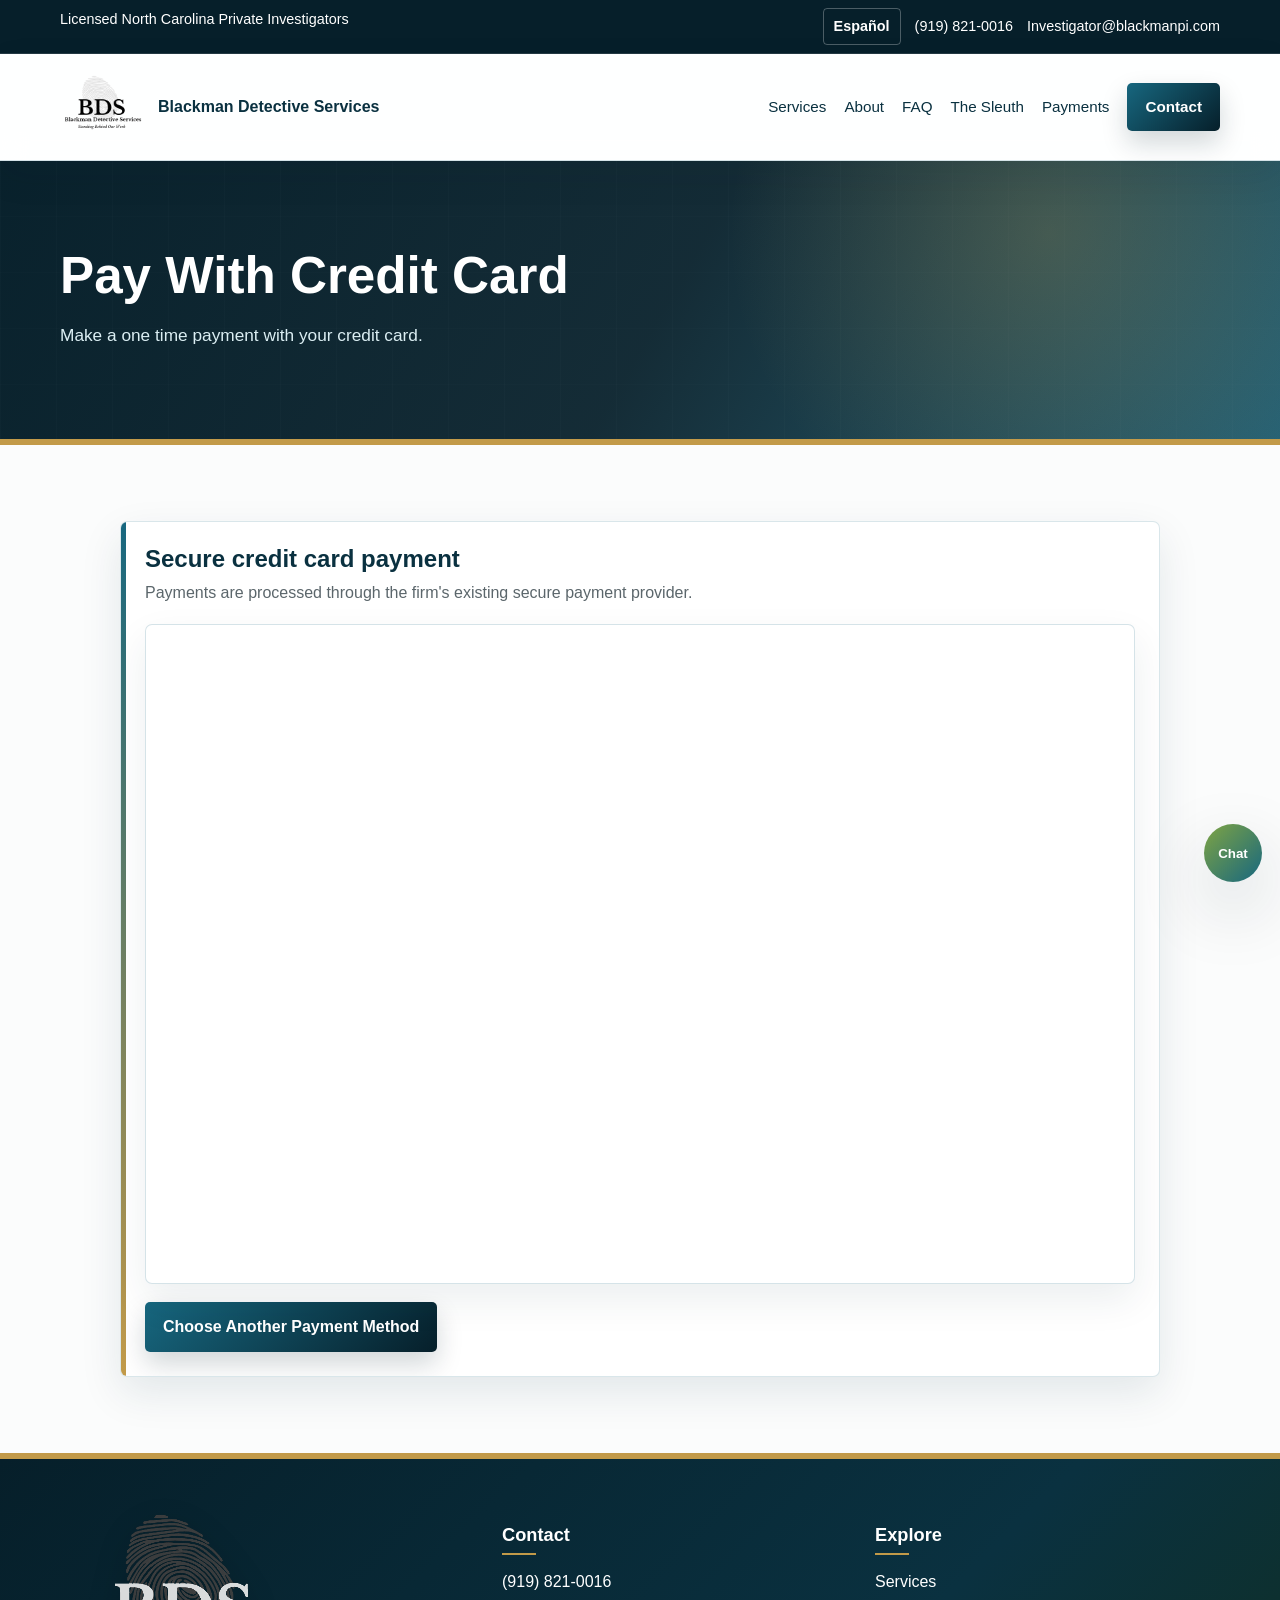
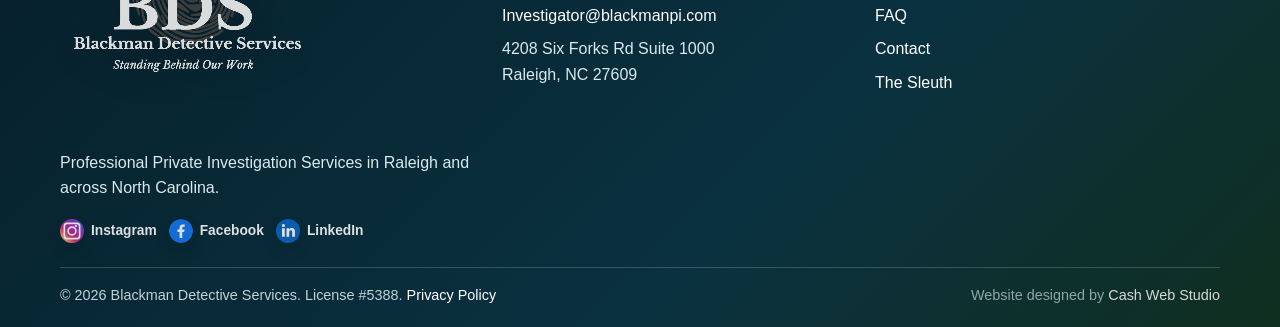
<file: payments/credit-card/index.html>
<!doctype html>
<html lang="en">
<head>
  <meta charset="utf-8">
  <meta name="viewport" content="width=device-width, initial-scale=1">
  <title>Credit Card Payment | Blackman Detective Services</title>
  <meta name="description" content="Make a secure credit card payment to Blackman Detective Services.">
  <meta name="robots" content="noindex, nofollow">
  <link rel="canonical" href="https://blackmanpi.com/payments">
  <link rel="icon" type="image/png" sizes="64x64" href="../../assets/favicon.png">
  <link rel="apple-touch-icon" sizes="180x180" href="../../assets/apple-touch-icon.png">
  <link rel="stylesheet" href="../../styles.css">
</head>
<body class="payment-detail-page">
  <div class="topbar"><div class="topbar-inner"><span>Licensed North Carolina Private Investigators</span><span class="topbar-links"><a href="#" class="language-link notranslate" translate="no" data-translate-language="es">Espa&ntilde;ol</a><a href="#" class="language-link notranslate" translate="no" data-translate-language="en" hidden>English</a><a href="tel:19198210016">(919) 821-0016</a><a href="mailto:Investigator@blackmanpi.com">Investigator@blackmanpi.com</a></span></div></div>
  <header class="site-header"><div class="nav-inner"><a class="brand" href="../../"><img src="../../assets/logo-bds-transparent.png" alt="Blackman Detective Services logo"><span class="brand-text">Blackman Detective Services</span></a><button class="menu-toggle" type="button" aria-expanded="false" aria-controls="primary-nav" data-menu-toggle><span></span><span></span><span></span><span class="sr-only">Menu</span></button><nav class="nav-links" id="primary-nav" aria-label="Primary navigation"><a href="../../services">Services</a><a href="../../about">About</a><a href="../../faq">FAQ</a><a href="../../the-sleuth">The Sleuth</a><a href="../../payments">Payments</a><a class="button" href="../../contact">Contact</a></nav></div></header>
  <main>
    <section class="page-hero"><div class="section-inner"><h1>Pay With Credit Card</h1><p>Make a one time payment with your credit card.</p></div></section>
    <section class="section"><div class="section-inner payment-panel">
      <div class="card payment-embed-card">
        <div class="payment-embed-heading">
          <h2>Secure credit card payment</h2>
          <p>Payments are processed through the firm's existing secure payment provider.</p>
        </div>
        <div class="payment-frame">
          <iframe src="https://securepayment.link/blackmanpi/one-time-payment/" title="Blackman Detective Services credit card payment form" loading="lazy"></iframe>
        </div>
        <div class="actions payment-fallback">
          <a class="button" href="../../payments">Choose Another Payment Method</a>
        </div>
      </div>
    </div></section>
  </main>
  <footer class="footer"><div class="footer-inner"><div><img class="footer-logo" src="../../assets/logo-bds-transparent.png" alt="Blackman Detective Services logo"><p>Professional Private Investigation Services in Raleigh and across North Carolina.</p><div class="social-links" aria-label="Social media"><a href="https://www.instagram.com/TheSleuth_Podcast/" target="_blank" rel="noopener noreferrer">Instagram</a><a href="https://www.facebook.com/BDS0515/?ref=br_rs" target="_blank" rel="noopener noreferrer">Facebook</a><a href="https://www.linkedin.com/in/allisonblackman/" target="_blank" rel="noopener noreferrer">LinkedIn</a></div></div><div><h3>Contact</h3><ul><li><a href="tel:19198210016">(919) 821-0016</a></li><li><a href="mailto:Investigator@blackmanpi.com">Investigator@blackmanpi.com</a></li><li>4208 Six Forks Rd Suite 1000<br>Raleigh, NC 27609</li></ul></div><div><h3>Explore</h3><ul><li><a href="../../services">Services</a></li><li><a href="../../faq">FAQ</a></li><li><a href="../../contact">Contact</a></li><li><a href="../../the-sleuth">The Sleuth</a></li></ul></div></div><div class="footer-bottom"><span>&copy; 2026 Blackman Detective Services. License #5388. <a href="../../privacy-policy/">Privacy Policy</a></span><span class="site-credit">Website designed by <a href="https://cashwebstudio.com" target="_blank" rel="noopener noreferrer">Cash Web Studio</a></span></div></footer>
  <div class="chatbot" data-chatbot><div class="chat-panel" aria-live="polite"><div class="chat-head"><strong>Ask Sleuthy</strong><span>General questions only. Do not share personal or case details.</span></div><div class="chat-body" data-chat-body><div class="chat-message">Hi, I’m Sleuthy! I can help with general questions about Blackman Detective Services. Please do not share personal information or case details here.</div></div><div class="chat-quick-questions" aria-label="Common questions"><span>Common questions</span><button type="button" data-chat-question="What services do you offer?">What services do you offer?</button><button type="button" data-chat-question="How can I contact Blackman Detective Services?">How can I contact Blackman Detective Services?</button><button type="button" data-chat-question="What areas do you serve?">What areas do you serve?</button><button type="button" data-chat-question="How do I make a payment?">How do I make a payment?</button></div><form class="chat-input" data-chat-form><input data-chat-input type="text" placeholder="Ask a question" aria-label="Ask a question"><button type="submit">Ask</button></form></div><button class="chat-toggle" data-chat-toggle aria-label="Open chatbot">Chat</button></div>
  <script src="../../search-index.js"></script>
  <script src="../../script.js"></script>
  <div id="google_translate_element" class="translate-widget" aria-hidden="true"></div>
  <script src="https://translate.google.com/translate_a/element.js?cb=googleTranslateElementInit"></script>
</body>
</html>
</file>
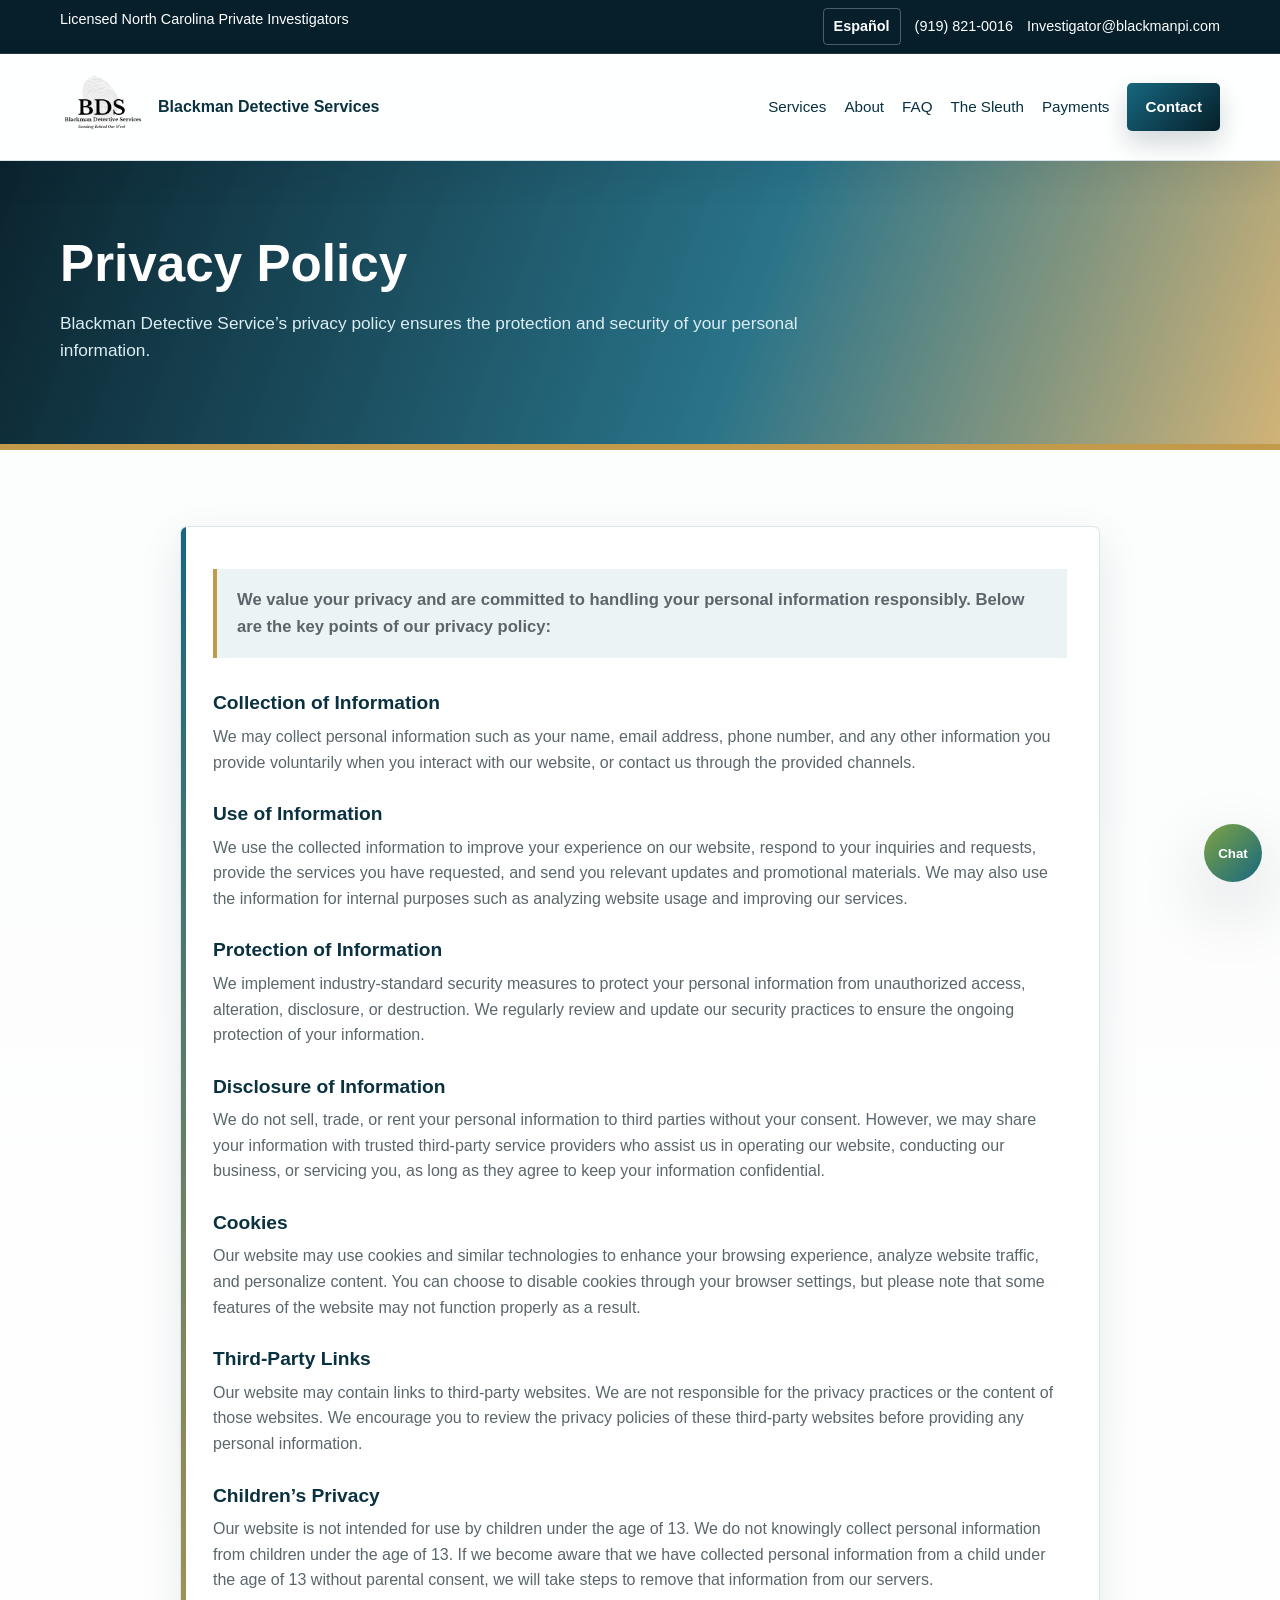
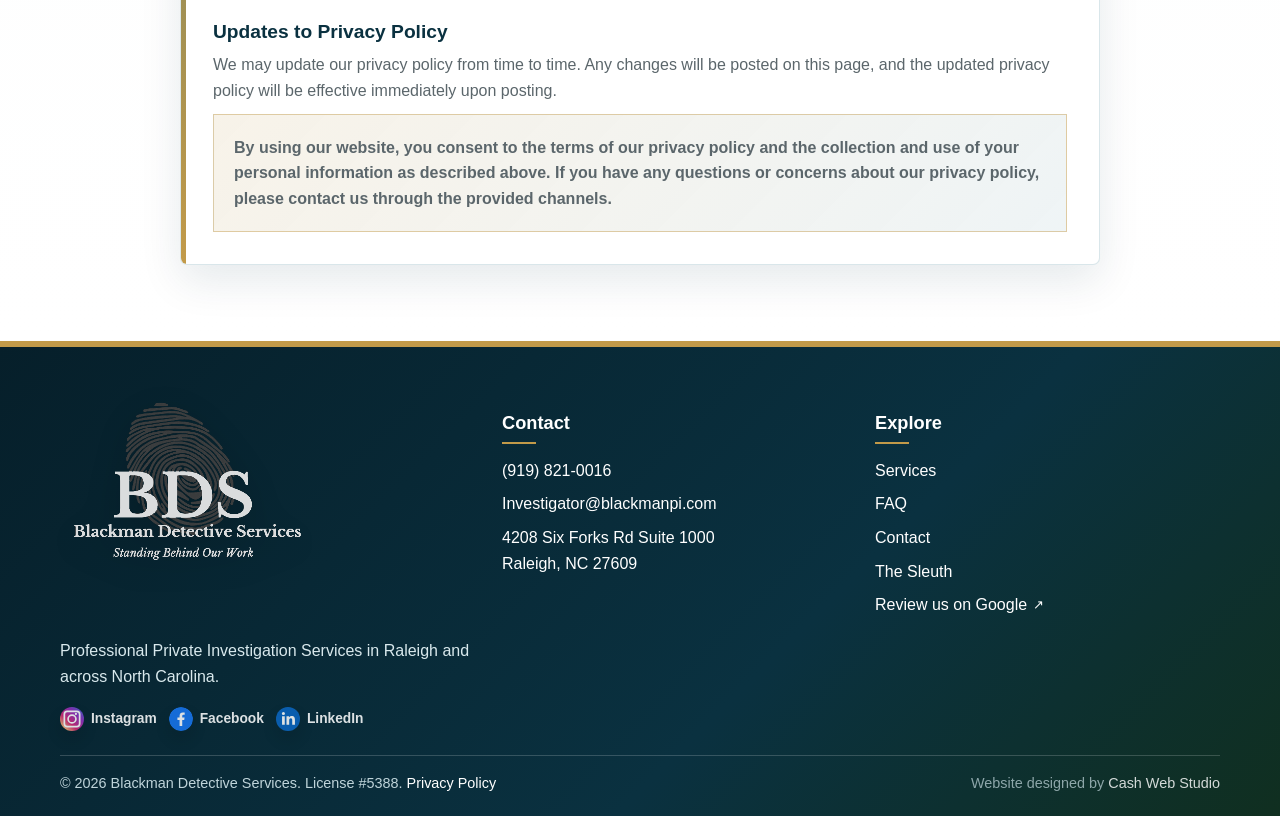
<file: privacy-policy.html>
<!doctype html>
<html lang="en">
<head>
  <meta charset="utf-8">
  <meta name="robots" content="noindex">
  <meta http-equiv="refresh" content="0; url=privacy-policy/">
  <link rel="canonical" href="https://blackmanpi.com/privacy-policy">
  <link rel="icon" type="image/png" sizes="64x64" href="assets/favicon.png">
  <link rel="apple-touch-icon" sizes="180x180" href="assets/apple-touch-icon.png">
  <title>Redirecting | Blackman Detective Services</title>
</head>
<body>
  <p>Redirecting to <a href="privacy-policy/">Privacy Policy</a>.</p>
  <script>window.location.replace("privacy-policy/");</script>
</body>
</html>
</file>
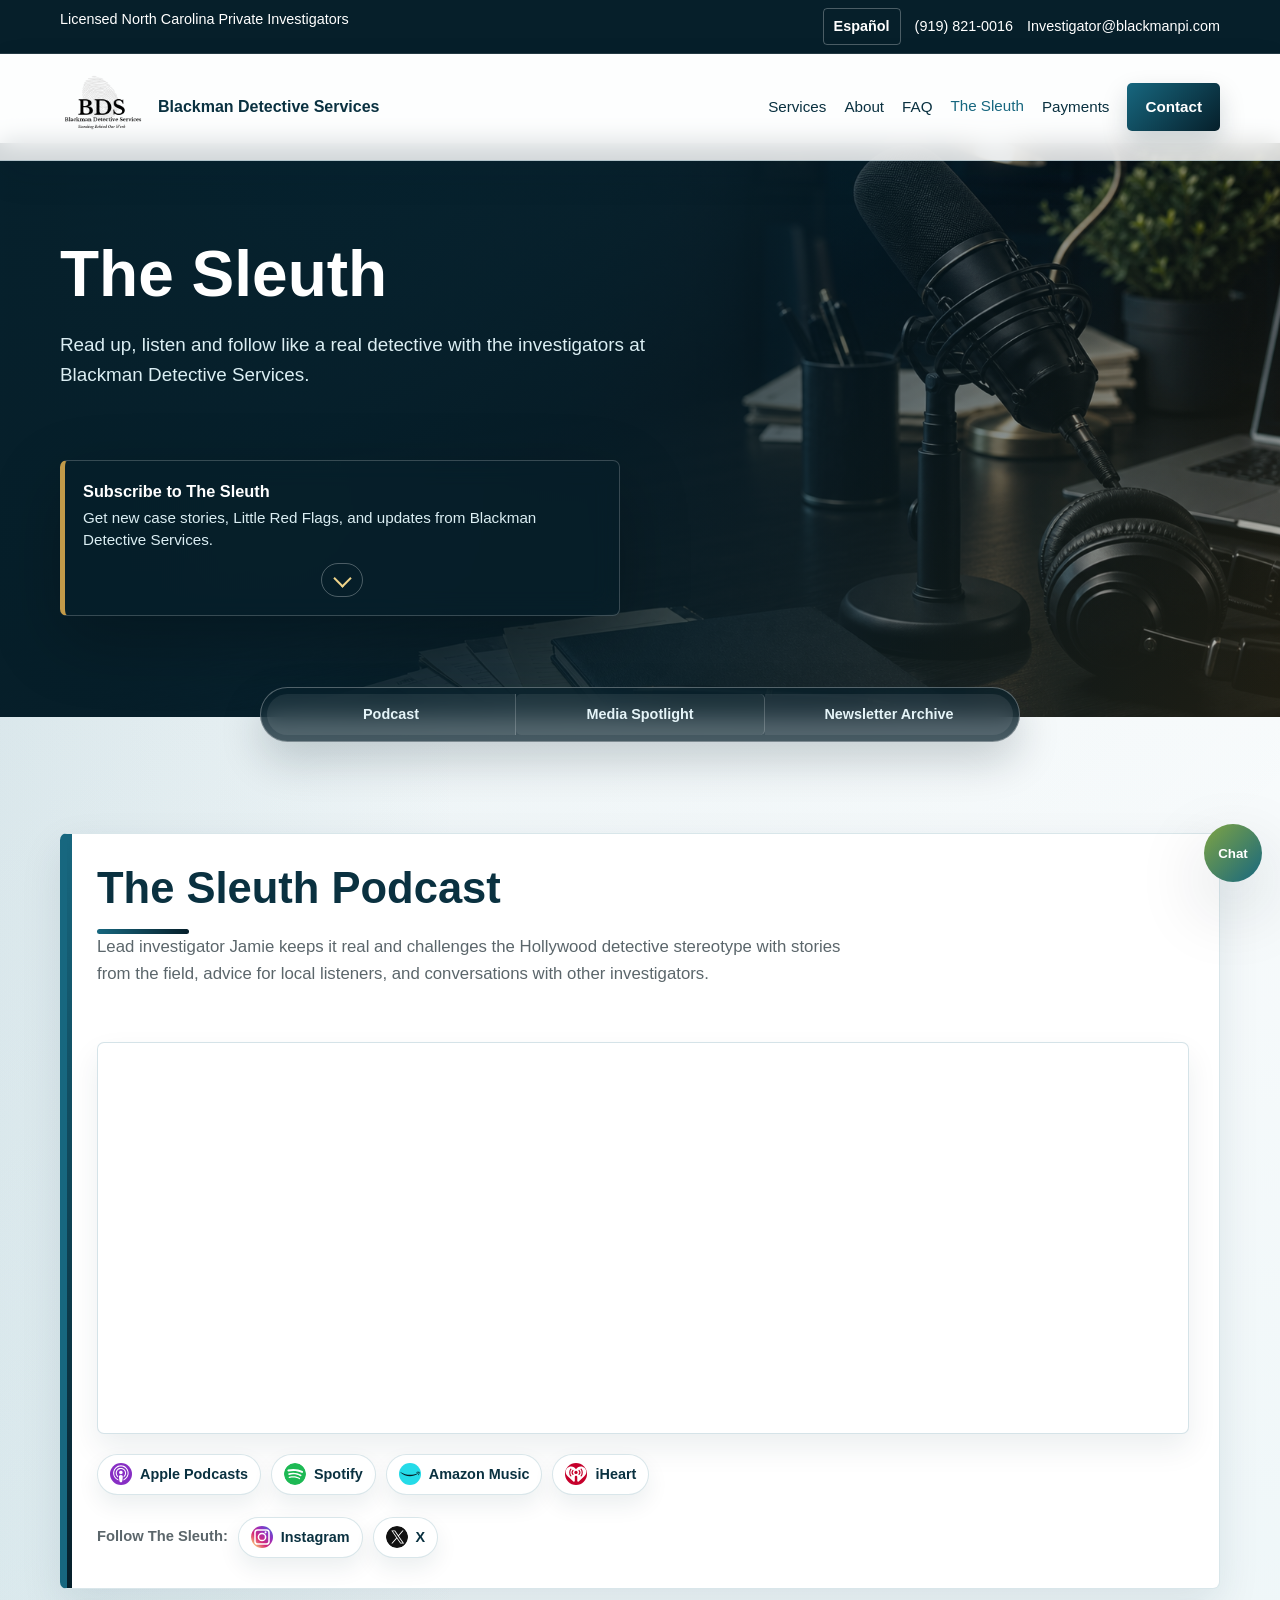
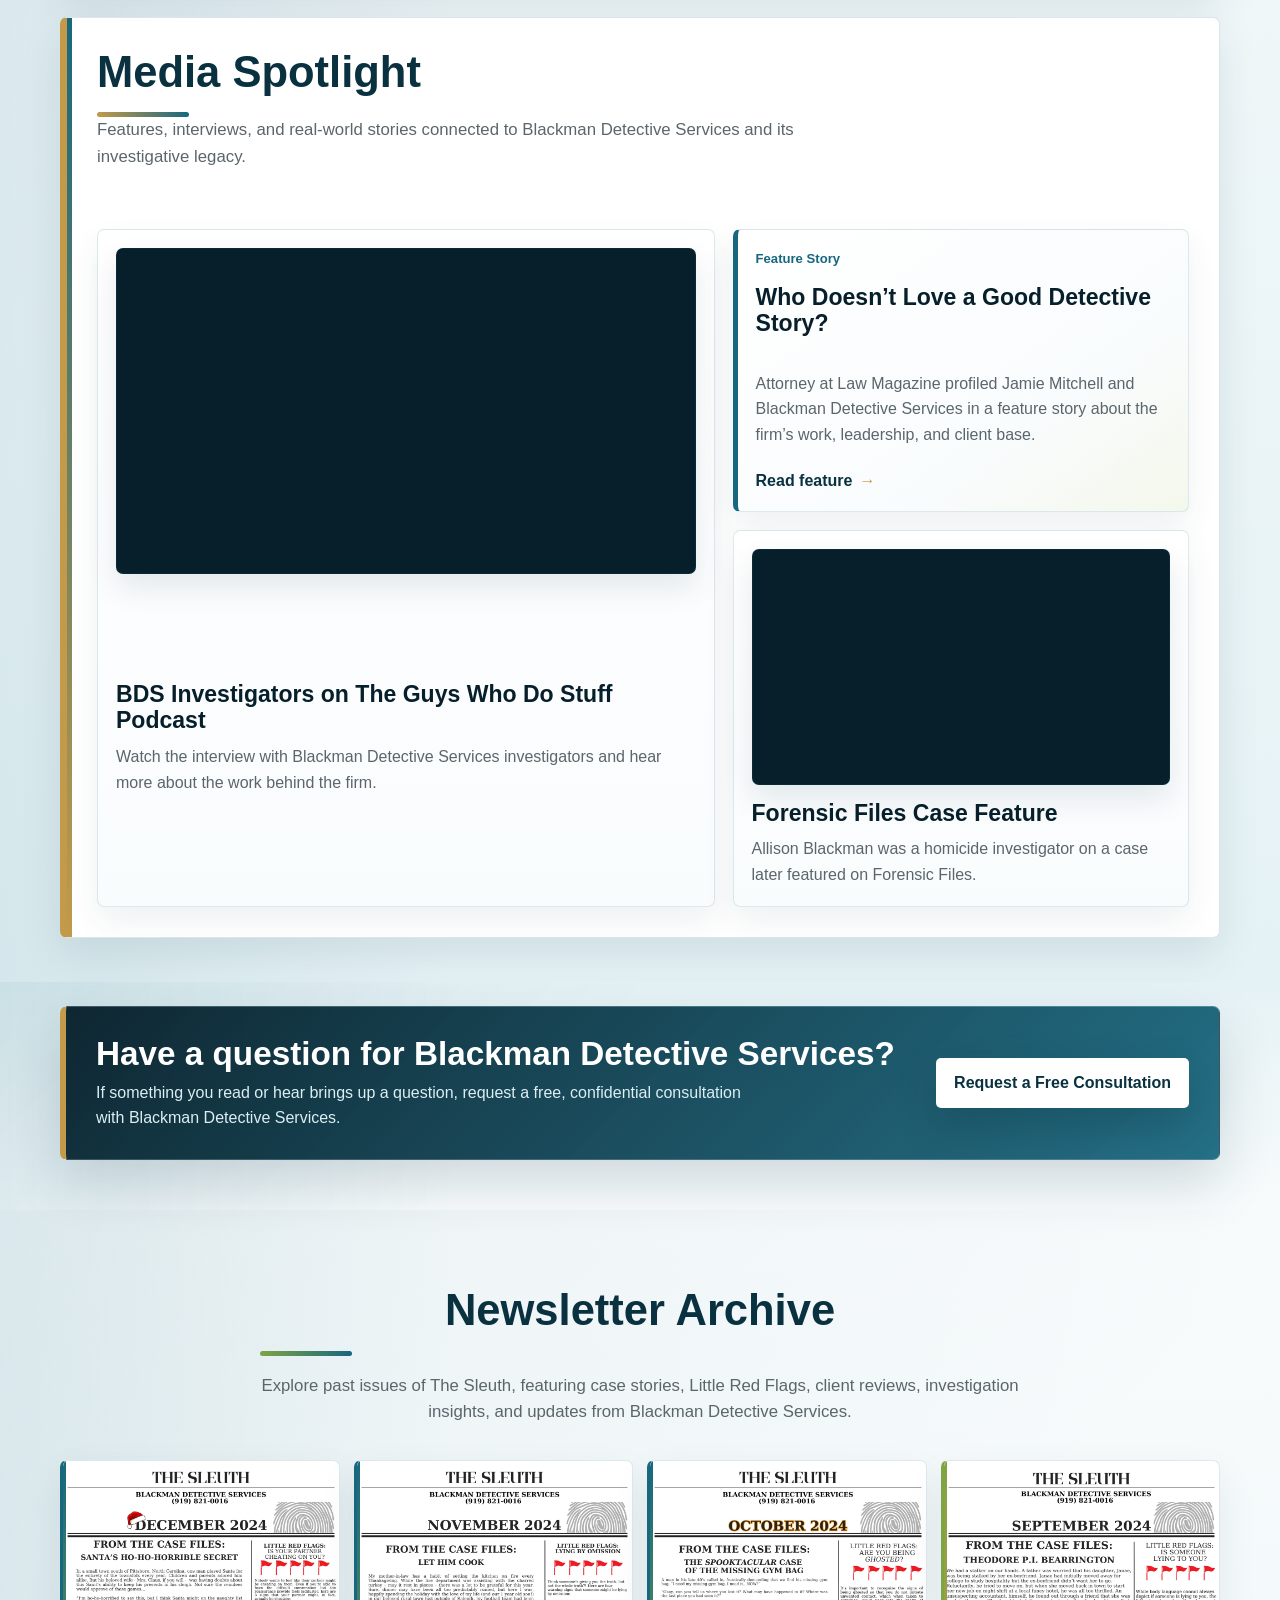
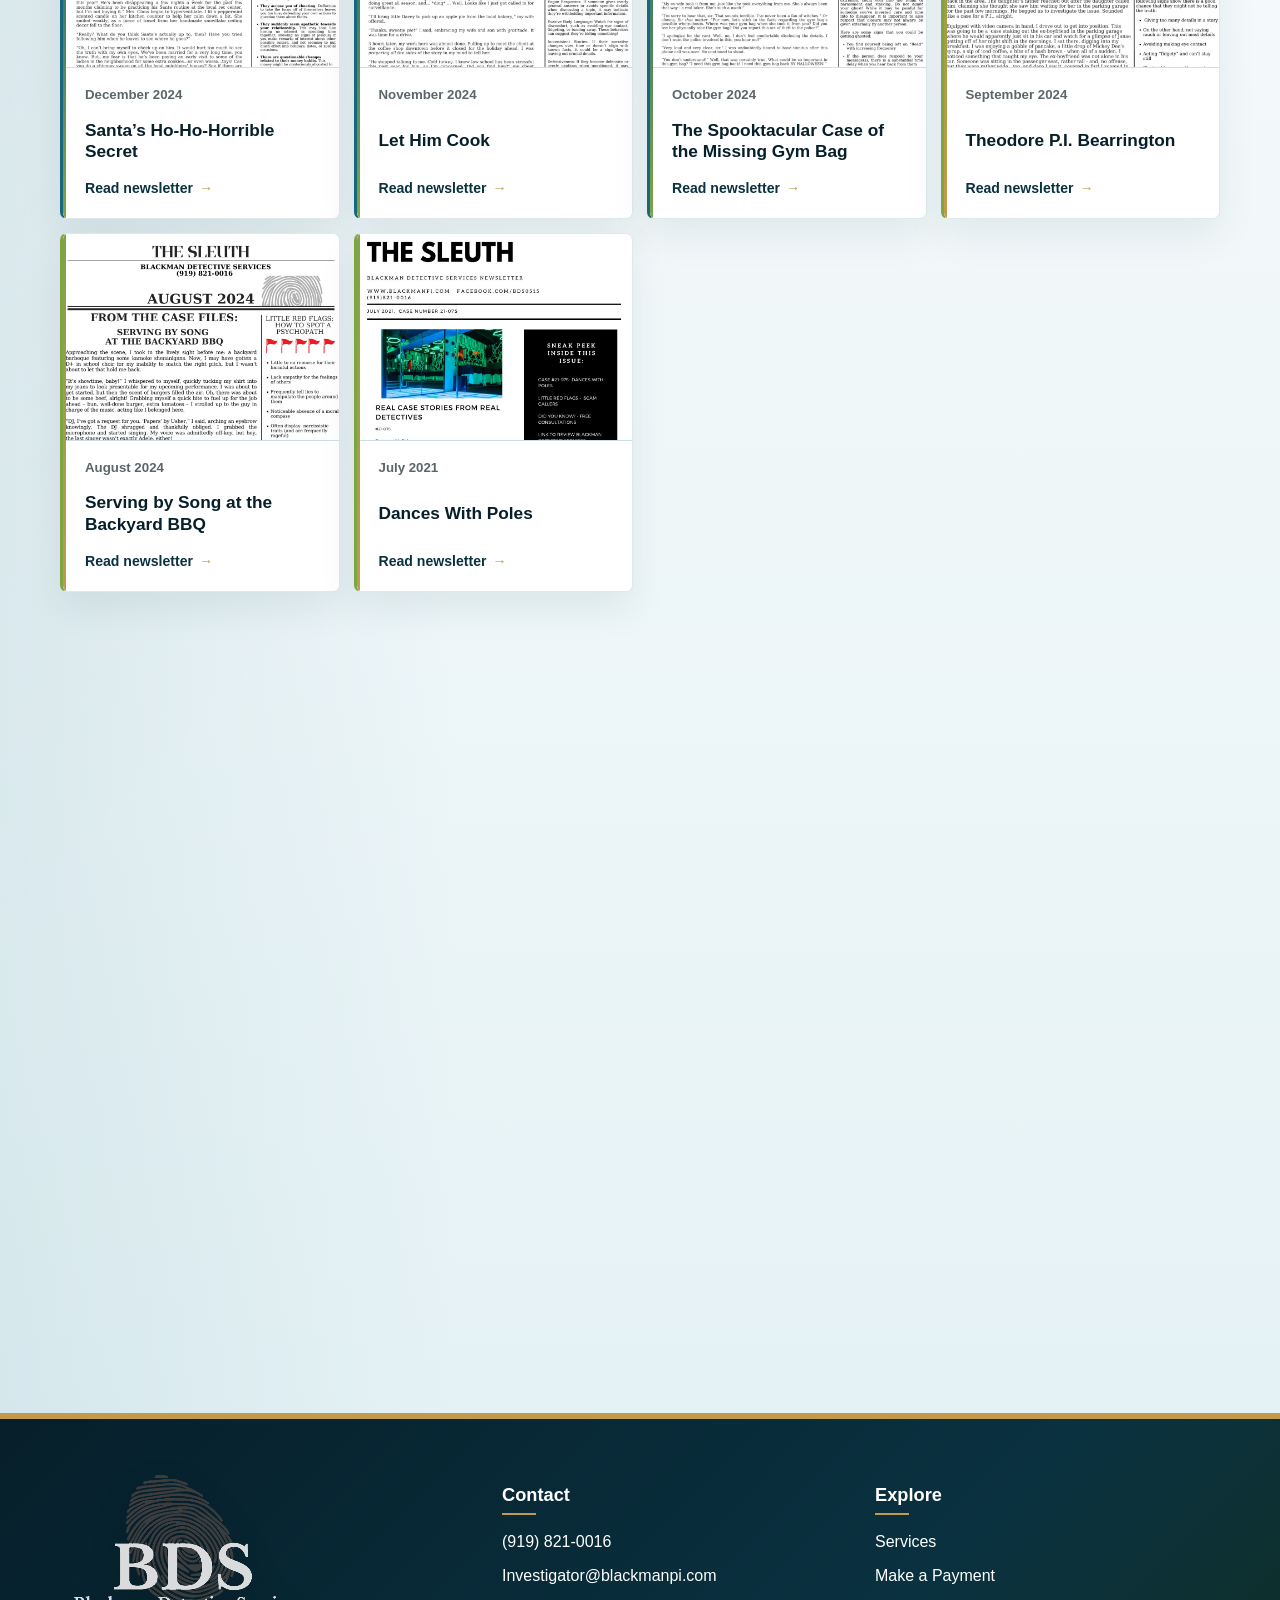
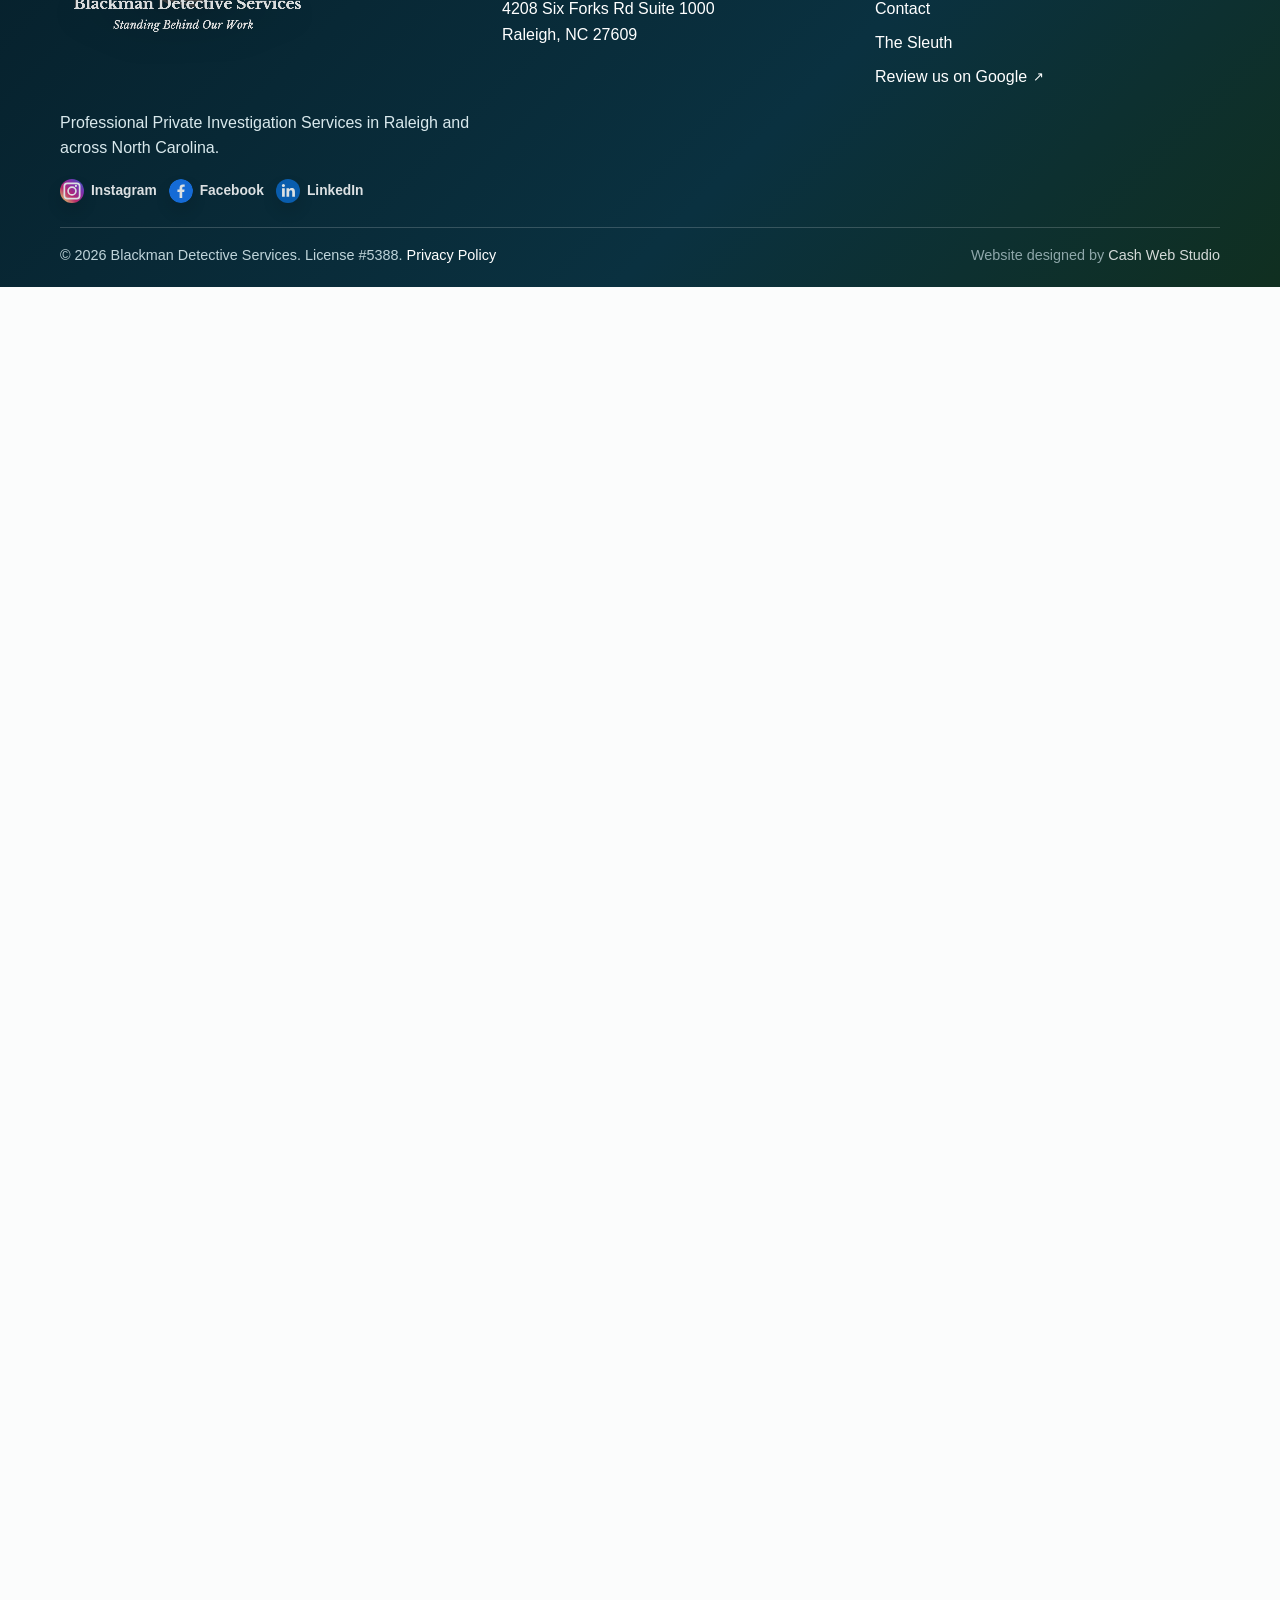
<file: the-sleuth.html>
<!DOCTYPE html>
<html lang="en">
<head>
  <meta charset="UTF-8">
  <meta name="viewport" content="width=device-width, initial-scale=1.0">
  <meta http-equiv="refresh" content="0; url=/the-sleuth/">
  <link rel="canonical" href="https://blackmanpi.com/the-sleuth/">
  <title>Redirecting to The Sleuth | Blackman Detective Services</title>
</head>
<body>
  <p>Redirecting to <a href="/the-sleuth/">The Sleuth</a>.</p>
</body>
</html>
</file>
<file: styles.css>
:root {
  --blue: #17677f;
  --blue-dark: #0a3140;
  --navy: #061f2a;
  --blue-soft: #e5f2f5;
  --black: #111111;
  --ink: #1e2528;
  --muted: #5b666b;
  --line: #d9e2e5;
  --green: #7fa443;
  --green-soft: #edf3df;
  --brass: #c29a49;
  --brass-soft: #f4ead7;
  --white: #ffffff;
  --max: 1160px;
  --shadow: 0 26px 70px rgba(6, 31, 42, 0.18);
  --shadow-strong: 0 34px 90px rgba(6, 31, 42, 0.32);
}

* {
  box-sizing: border-box;
}

html {
  scroll-behavior: smooth;
  overflow-x: clip;
}

body {
  margin: 0;
  overflow-x: clip;
  color: var(--ink);
  background:
    linear-gradient(180deg, rgba(229, 242, 245, 0.55), rgba(255, 255, 255, 0) 440px),
    #fbfcfc;
  font-family: Arial, Helvetica, sans-serif;
  line-height: 1.6;
}

body.payment-page {
  background: var(--white);
}

a {
  color: inherit;
}

img {
  display: block;
  max-width: 100%;
}

.sr-only {
  position: absolute;
  width: 1px;
  height: 1px;
  padding: 0;
  margin: -1px;
  overflow: hidden;
  clip: rect(0, 0, 0, 0);
  white-space: nowrap;
  border: 0;
}

.topbar {
  background: var(--navy);
  color: var(--white);
  font-size: 0.9rem;
  border-bottom: 1px solid rgba(255, 255, 255, 0.12);
}

.topbar-inner,
.nav-inner,
.section-inner,
.footer-inner {
  width: min(var(--max), calc(100% - 40px));
  margin: 0 auto;
}

.topbar-inner {
  display: flex;
  justify-content: space-between;
  gap: 16px;
  padding: 8px 0;
}

.topbar-links {
  display: flex;
  flex-wrap: wrap;
  align-items: center;
  gap: 14px;
}

.topbar a {
  position: relative;
  text-decoration: none;
  transition: color 160ms ease;
}

.topbar a::after {
  content: "";
  position: absolute;
  right: 0;
  bottom: -3px;
  left: 0;
  height: 1px;
  background: var(--brass);
  transform: scaleX(0);
  transform-origin: left;
  transition: transform 160ms ease;
}

.topbar a:hover,
.topbar a:focus-visible {
  color: #f4ead7;
}

.topbar a:hover::after,
.topbar a:focus-visible::after {
  transform: scaleX(1);
}

.language-link[hidden],
.translate-widget {
  display: none;
}

.topbar .language-link {
  padding: 6px 10px;
  border: 1px solid rgba(255, 255, 255, 0.28);
  border-radius: 4px;
  font-weight: 700;
}

.topbar .language-link::after {
  content: none;
}

.site-header {
  position: sticky;
  top: 0;
  z-index: 1200;
  background: rgba(255, 255, 255, 0.92);
  border-bottom: 1px solid rgba(23, 103, 127, 0.18);
  backdrop-filter: blur(12px);
  box-shadow: 0 14px 35px rgba(6, 31, 42, 0.08);
}

.sleuth-page .site-header {
  background: rgba(255, 255, 255, 0.82);
}

.sleuth-page main {
  margin-top: -18px;
}

.nav-inner {
  display: flex;
  align-items: center;
  justify-content: space-between;
  gap: 24px;
  padding: 10px 0;
}

.brand {
  display: flex;
  align-items: center;
  gap: 12px;
  min-width: 220px;
  text-decoration: none;
}

.brand img {
  width: 86px;
  height: auto;
}

.brand-text {
  font-weight: 700;
  color: var(--blue-dark);
  line-height: 1.15;
}

.nav-links {
  display: flex;
  align-items: center;
  gap: 18px;
  font-size: 0.95rem;
}

.nav-links a {
  display: inline-flex;
  align-items: center;
  color: var(--blue-dark);
  text-decoration: none;
  transition: transform 160ms ease, color 160ms ease;
}

.nav-links a:hover,
.nav-links a.is-current {
  transform: translateY(-1px);
  color: var(--blue);
}

.nav-links .button,
.nav-links .button:hover,
.nav-links .button.is-current {
  color: var(--white);
}

.nav-links .button {
  background: linear-gradient(135deg, var(--blue), var(--navy));
  transition: transform 160ms ease, box-shadow 160ms ease, filter 160ms ease;
}

.nav-links .button:hover {
  transform: translateY(-1px);
  background: linear-gradient(135deg, var(--blue), var(--navy));
  filter: brightness(0.92);
  box-shadow: 0 16px 34px rgba(6, 31, 42, 0.2);
}

.menu-toggle {
  display: none;
  width: 46px;
  height: 42px;
  border: 1px solid rgba(23, 103, 127, 0.22);
  border-radius: 5px;
  background: var(--white);
  cursor: pointer;
  box-shadow: 0 10px 24px rgba(6, 31, 42, 0.1);
}

.menu-toggle span:not(.sr-only) {
  display: block;
  width: 22px;
  height: 2px;
  margin: 5px auto;
  background: var(--blue-dark);
  transition: transform 160ms ease, opacity 160ms ease;
}

.site-header.nav-open .menu-toggle span:first-child {
  transform: translateY(7px) rotate(45deg);
}

.site-header.nav-open .menu-toggle span:nth-child(2) {
  opacity: 0;
}

.site-header.nav-open .menu-toggle span:nth-child(3) {
  transform: translateY(-7px) rotate(-45deg);
}

.button,
button.button {
  display: inline-flex;
  align-items: center;
  justify-content: center;
  gap: 8px;
  min-height: 44px;
  padding: 12px 18px;
  border: 0;
  border-radius: 5px;
  background: linear-gradient(135deg, var(--blue), var(--navy));
  color: var(--white);
  font-weight: 700;
  text-decoration: none;
  cursor: pointer;
  box-shadow: 0 12px 26px rgba(6, 31, 42, 0.18);
  transition: transform 160ms ease, box-shadow 160ms ease, background 160ms ease;
}

.button:hover {
  transform: translateY(-1px);
  background: #071d25;
  box-shadow: var(--shadow);
}

.button.secondary {
  background: linear-gradient(135deg, #1d2427, #05090b);
}

.button.ghost {
  background: transparent;
  color: var(--blue-dark);
  border: 1px solid rgba(23, 103, 127, 0.28);
  box-shadow: none;
}

.button.light {
  background: var(--white);
  color: var(--blue-dark);
  box-shadow: 0 18px 42px rgba(6, 31, 42, 0.22);
}

.button.light:hover {
  background: var(--brass-soft);
  color: var(--blue-dark);
}

.hero {
  position: relative;
  overflow: hidden;
  background: var(--navy);
  color: var(--white);
  isolation: isolate;
}

.hero::before {
  content: "";
  position: absolute;
  inset: auto 0 0;
  height: 120px;
  background: linear-gradient(180deg, transparent, rgba(6, 31, 42, 0.9));
  z-index: 1;
  pointer-events: none;
}

.hero::after {
  content: "";
  position: absolute;
  inset: 0;
  background:
    linear-gradient(90deg, rgba(6, 31, 42, 0.98) 0%, rgba(6, 31, 42, 0.86) 42%, rgba(6, 31, 42, 0.25) 100%),
    linear-gradient(150deg, rgba(23, 103, 127, 0.55), rgba(6, 31, 42, 0.12) 44%, rgba(194, 154, 73, 0.2)),
    url("assets/hero-investigation.png") center / cover no-repeat;
  pointer-events: none;
}

.hero-inner {
  position: relative;
  z-index: 1;
  width: min(var(--max), calc(100% - 40px));
  margin: 0 auto;
  display: grid;
  grid-template-columns: minmax(0, 1fr) minmax(340px, 0.82fr);
  gap: 40px;
  align-items: center;
  min-height: 560px;
  padding: 58px 0 78px;
}

h1,
h2,
h3 {
  color: var(--blue-dark);
  line-height: 1.12;
  margin: 0;
  letter-spacing: 0;
}

.hero h1 {
  color: var(--white);
  font-size: clamp(2rem, 3.25vw, 3rem);
  max-width: 720px;
  text-wrap: balance;
}

.hero p {
  max-width: 660px;
  color: #e5f4f8;
  font-size: 1.08rem;
  border-left: 4px solid var(--brass);
  padding-left: 18px;
}

@keyframes homeHeroRise {
  from {
    opacity: 0;
    transform: translateY(20px);
  }

  to {
    opacity: 1;
    transform: translateY(0);
  }
}

@keyframes homeHeroImageSettle {
  from {
    opacity: 0;
    transform: translateX(18px) scale(1.015);
  }

  to {
    opacity: 0.82;
    transform: translateX(0) scale(1);
  }
}

@keyframes homeFingerprintDrift {
  0%,
  100% {
    transform: translate3d(-50%, 0, 0);
  }

  50% {
    transform: translate3d(calc(-50% - 18px), 0, 0);
  }
}

.home-reveal {
  opacity: 0.78;
  transform: translateY(10px);
  transition: opacity 620ms ease, transform 620ms cubic-bezier(0.2, 0.72, 0.28, 1);
  transition-delay: var(--home-reveal-delay, 0ms);
}

.home-reveal-from-left {
  transform: translateX(-18px);
}

.home-reveal-from-right {
  transform: translateX(18px);
}

.home-reveal-from-bottom {
  transform: translateY(12px);
}

.home-reveal.is-visible {
  opacity: 1;
  transform: translate(0, 0);
}

.home-hero::after {
  background:
    linear-gradient(180deg, transparent 72%, rgba(6, 31, 42, 0.9)),
    linear-gradient(90deg, rgba(6, 31, 42, 0.98) 0%, rgba(6, 31, 42, 0.82) 46%, rgba(6, 31, 42, 0.28) 100%),
    radial-gradient(circle at 82% 45%, rgba(23, 103, 127, 0.08), rgba(6, 31, 42, 0.42) 56%, rgba(6, 31, 42, 0.86) 100%),
    linear-gradient(180deg, rgba(6, 31, 42, 0.24), rgba(6, 31, 42, 0.18) 45%, rgba(6, 31, 42, 0.52));
}

.home-hero::before {
  inset: 0 -140px -34px auto;
  width: min(74vw, 1080px);
  height: calc(100% + 34px);
  background:
    linear-gradient(90deg, transparent 0%, transparent 3%, rgba(6, 31, 42, 0.96) 12%, rgba(6, 31, 42, 0.76) 25%, rgba(6, 31, 42, 0.22) 48%, rgba(6, 31, 42, 0.08) 100%),
    url("assets/raleigh-skyline-hero.png") right 38% / 84% auto no-repeat;
  opacity: 0.82;
  -webkit-mask-image: linear-gradient(90deg, transparent 0%, transparent 4%, rgba(0, 0, 0, 0.1) 12%, rgba(0, 0, 0, 0.42) 24%, #000 42%, #000 100%);
  mask-image: linear-gradient(90deg, transparent 0%, transparent 4%, rgba(0, 0, 0, 0.1) 12%, rgba(0, 0, 0, 0.42) 24%, #000 42%, #000 100%);
  animation: homeHeroImageSettle 900ms ease-out both;
}

.home-hero-inner {
  display: block;
  min-height: 560px;
  padding: 82px 0 100px;
}

.home-hero h1 {
  max-width: 900px;
  font-size: clamp(2.35rem, 4.2vw, 4.45rem);
}

.home-hero-copy h1,
.home-hero-copy p,
.home-hero-copy .hero-actions {
  animation: homeHeroRise 700ms cubic-bezier(0.2, 0.72, 0.28, 1) both;
}

.home-hero-copy p {
  animation-delay: 120ms;
}

.home-hero-copy .hero-actions {
  animation-delay: 220ms;
}

.home-hero p {
  max-width: 760px;
}

.home-hero-panel {
  position: relative;
  z-index: 2;
  background:
    linear-gradient(135deg, rgba(244, 234, 215, 0.92), rgba(229, 242, 245, 0.96) 58%, rgba(237, 243, 223, 0.82)),
    repeating-linear-gradient(90deg, rgba(23, 103, 127, 0.06) 0 1px, transparent 1px 38px);
  color: var(--blue-dark);
  border-top: 5px solid var(--brass);
  border-bottom: 1px solid rgba(23, 103, 127, 0.12);
  box-shadow: 0 14px 34px rgba(12, 52, 68, 0.08);
  --home-reveal-delay: 80ms;
}

.home-hero-panel .section-inner {
  display: grid;
  grid-template-columns: minmax(220px, 0.28fr) minmax(0, 1fr) auto;
  gap: 22px;
  align-items: center;
  padding: 30px 0;
}

.home-hero-panel strong,
.home-hero-panel span,
.home-hero-panel a {
  display: block;
}

.home-hero-panel strong {
  color: var(--blue-dark);
  font-size: clamp(1.45rem, 2.4vw, 2rem);
  line-height: 1.2;
}

.home-hero-panel span {
  color: var(--muted);
  line-height: 1.55;
}

.home-hero-panel a {
  display: inline-flex;
  align-items: center;
  gap: 10px;
  min-height: 44px;
  padding: 8px 0 4px;
  color: var(--blue-dark);
  font-weight: 850;
  border-bottom: 2px solid var(--brass);
  text-decoration: none;
  white-space: nowrap;
  transition: color 160ms ease, border-color 160ms ease;
}

.home-hero-panel a::after {
  content: "\2192";
  color: var(--brass);
  font-weight: 900;
  transition: transform 160ms ease;
}

.home-hero-panel a:hover,
.home-hero-panel a:focus-visible {
  color: var(--blue);
  border-color: var(--blue);
}

.home-hero-panel a:hover::after,
.home-hero-panel a:focus-visible::after {
  transform: translateX(4px);
}

.home-intro {
  position: relative;
  isolation: isolate;
  overflow: visible;
  display: grid;
  grid-template-columns: minmax(0, 1fr) minmax(330px, 0.42fr);
  gap: 24px;
  align-items: end;
  padding-top: clamp(28px, 3.8vw, 44px);
  padding-bottom: clamp(28px, 3.8vw, 44px);
}

.home-intro-section {
  position: relative;
  overflow: hidden;
  background:
    radial-gradient(circle at 18% 18%, rgba(23, 103, 127, 0.62), transparent 34%),
    radial-gradient(circle at 88% 12%, rgba(194, 154, 73, 0.22), transparent 28%),
    linear-gradient(135deg, rgba(6, 31, 42, 0.98), rgba(10, 49, 64, 0.96) 52%, rgba(23, 103, 127, 0.92));
  border-top: 1px solid rgba(255, 255, 255, 0.08);
  border-bottom: 5px solid var(--brass);
  box-shadow: inset 0 1px 0 rgba(255, 255, 255, 0.08);
}

.home-fingerprint-field {
  position: absolute;
  top: 0;
  bottom: 0;
  left: 50%;
  width: 100vw;
  z-index: 0;
  pointer-events: none;
  transform: translateX(-50%);
  animation: homeFingerprintDrift 18s ease-in-out infinite;
}

.home-fingerprint-field span {
  position: absolute;
  display: block;
  width: clamp(150px, 16vw, 240px);
  aspect-ratio: 0.72;
  background: url("assets/fingerprint-watermark-source.png") center / contain no-repeat;
  filter: none;
  opacity: 0.12;
  mix-blend-mode: soft-light;
}

.home-fingerprint-field span:nth-child(1) {
  top: 50%;
  left: -3%;
  transform: translateY(-50%) rotate(-8deg);
}

.home-fingerprint-field span:nth-child(2) {
  top: 50%;
  left: 12%;
  width: clamp(165px, 18vw, 260px);
  opacity: 0.1;
  transform: translateY(-50%) rotate(12deg);
}

.home-fingerprint-field span:nth-child(3) {
  top: 50%;
  left: 28%;
  width: clamp(150px, 17vw, 250px);
  opacity: 0.11;
  transform: translateY(-50%) rotate(-17deg);
}

.home-fingerprint-field span:nth-child(4) {
  top: 50%;
  left: 44%;
  width: clamp(175px, 18vw, 270px);
  opacity: 0.095;
  transform: translateY(-50%) rotate(18deg);
}

.home-fingerprint-field span:nth-child(5) {
  top: 50%;
  left: 60%;
  width: clamp(150px, 17vw, 250px);
  opacity: 0.11;
  transform: translateY(-50%) rotate(-10deg);
}

.home-fingerprint-field span:nth-child(6) {
  top: 50%;
  left: 76%;
  width: clamp(165px, 18vw, 260px);
  opacity: 0.095;
  transform: translateY(-50%) rotate(16deg);
}

.home-fingerprint-field span:nth-child(7) {
  top: 50%;
  left: 91%;
  width: clamp(150px, 17vw, 250px);
  opacity: 0.11;
  transform: translateY(-50%) rotate(-14deg);
}

.home-fingerprint-field span:nth-child(8) {
  top: 50%;
  left: 106%;
  width: clamp(150px, 16vw, 235px);
  opacity: 0.08;
  transform: translateY(-50%) rotate(10deg);
}

.home-intro .section-header {
  margin-bottom: 0;
}

.home-intro-copy {
  position: relative;
  z-index: 2;
  max-width: 760px;
  min-height: 0;
  padding: 0;
  border: 0;
  border-radius: 0;
  background: transparent;
  box-shadow: none;
}

.home-intro-copy::before {
  content: none;
}

.home-intro-copy::after {
  content: "";
  position: absolute;
  z-index: 0;
  left: 0;
  bottom: -18px;
  width: min(230px, 58%);
  height: 4px;
  border-radius: 99px;
  background: linear-gradient(90deg, var(--brass), var(--green), var(--blue));
}

.home-intro .section-header h2 {
  max-width: 780px;
  color: var(--white);
  font-size: clamp(2rem, 3.8vw, 3.45rem);
}

.home-intro .section-header p {
  max-width: 720px;
  color: #dbeef3;
  font-size: clamp(1rem, 1.2vw, 1.12rem);
}

.home-intro-proof {
  display: grid;
  grid-template-columns: repeat(3, minmax(0, 1fr));
  gap: 12px;
  margin-top: clamp(26px, 3.2vw, 38px);
  --home-reveal-delay: 120ms;
}

.home-intro-proof span {
  display: grid;
  align-content: start;
  min-height: 88px;
  padding: 14px 16px;
  border: 1px solid rgba(255, 255, 255, 0.16);
  border-radius: 7px;
  background:
    linear-gradient(145deg, rgba(255, 255, 255, 0.12), rgba(229, 242, 245, 0.08));
  color: #dbeef3;
  font-size: 0.88rem;
  font-weight: 800;
  line-height: 1.35;
  box-shadow:
    0 16px 34px rgba(0, 0, 0, 0.12),
    inset 0 1px 0 rgba(255, 255, 255, 0.1);
  backdrop-filter: blur(10px);
  transition: transform 180ms ease, border-color 180ms ease, box-shadow 180ms ease;
}

.home-intro-proof span:hover {
  transform: translateY(-4px);
  border-color: rgba(194, 154, 73, 0.36);
  box-shadow:
    0 24px 46px rgba(0, 0, 0, 0.16),
    inset 0 1px 0 rgba(255, 255, 255, 0.14);
}

.home-intro-proof strong {
  display: block;
  margin-bottom: 6px;
  color: var(--brass-soft);
  font-size: clamp(1.35rem, 2.1vw, 1.75rem);
  line-height: 1;
}

.home-firm-card {
  position: relative;
  overflow: hidden;
  display: flex;
  flex-direction: column;
  justify-content: flex-end;
  min-height: 230px;
  padding: 22px 24px;
  border: 1px solid rgba(255, 255, 255, 0.22);
  border-top: 6px solid var(--brass);
  border-left: 1px solid rgba(255, 255, 255, 0.22);
  border-radius: 7px;
  background:
    linear-gradient(145deg, rgba(255, 255, 255, 0.16), rgba(255, 255, 255, 0.06));
  box-shadow:
    0 22px 58px rgba(0, 0, 0, 0.18),
    inset 0 1px 0 rgba(255, 255, 255, 0.14);
  backdrop-filter: blur(12px);
  --home-reveal-delay: 180ms;
  transition: transform 180ms ease, box-shadow 180ms ease, border-color 180ms ease;
}

.home-firm-card:hover {
  transform: translateY(-4px);
  border-color: rgba(255, 255, 255, 0.34);
  box-shadow:
    0 30px 72px rgba(0, 0, 0, 0.22),
    inset 0 1px 0 rgba(255, 255, 255, 0.18);
}

.home-firm-card::before {
  content: none;
}

.home-firm-card::after {
  content: none;
}

.home-firm-mark {
  position: absolute;
  top: 30px;
  left: 32px;
  width: 68px;
  height: 88px;
  background: url("assets/fingerprint-watermark-source.png") center / contain no-repeat;
  opacity: 0.1;
  filter: none;
  mix-blend-mode: soft-light;
  transform: rotate(-8deg);
  pointer-events: none;
}

.home-firm-card strong {
  display: block;
  position: relative;
  z-index: 1;
  max-width: 440px;
  color: var(--white);
  font-size: clamp(1.35rem, 2vw, 1.9rem);
  line-height: 1.08;
}

.home-firm-card span {
  display: block;
  position: relative;
  z-index: 1;
  margin: 0 0 12px;
  color: var(--brass-soft);
  font-weight: 850;
  letter-spacing: 0.01em;
}

.home-firm-card p {
  position: relative;
  z-index: 1;
  max-width: 480px;
  color: #dbeef3;
}

.home-inline-links {
  display: flex;
  flex-wrap: wrap;
  gap: 12px 18px;
  margin-top: 18px;
}

.home-inline-links a,
.home-firm-card a {
  position: relative;
  z-index: 1;
  color: var(--blue-dark);
  font-weight: 800;
  text-decoration-color: var(--brass);
  text-underline-offset: 4px;
  transition: color 160ms ease, text-underline-offset 160ms ease;
}

.home-firm-card a {
  color: var(--white);
}

.home-inline-links a:hover,
.home-inline-links a:focus-visible,
.home-firm-card a:hover,
.home-firm-card a:focus-visible {
  color: var(--brass-soft);
  text-underline-offset: 7px;
}

.home-page main > .section .section-header h2 {
  position: relative;
  padding-bottom: 16px;
}

.home-page main > .section .section-header h2::after {
  content: "";
  position: absolute;
  bottom: 0;
  left: 0;
  width: 88px;
  height: 5px;
  border-radius: 99px;
  background: linear-gradient(90deg, var(--blue), var(--brass));
}

.home-page main > .section .section-header.centered h2::after {
  right: 0;
  margin: 0 auto;
}

.home-process-section .section-header h2::after {
  background: linear-gradient(90deg, var(--brass), var(--green));
}

.home-intro .section-header h2::after {
  background: linear-gradient(90deg, var(--brass), var(--green), var(--blue));
}

.home-services-section {
  position: relative;
  overflow: hidden;
  background:
    linear-gradient(180deg, rgba(229, 242, 245, 0.74) 0%, rgba(255, 255, 255, 0.82) 44%, rgba(237, 243, 223, 0.48) 100%);
}

.home-services-section::before {
  content: "";
  position: absolute;
  inset: 0;
  z-index: 0;
  background:
    linear-gradient(90deg, rgba(255, 255, 255, 0.7), rgba(255, 255, 255, 0.46) 42%, rgba(229, 242, 245, 0.62)),
    linear-gradient(180deg, rgba(255, 255, 255, 0.52), rgba(255, 255, 255, 0.7)),
    url("assets/hero-investigation.png") center / cover no-repeat;
  opacity: 0.62;
  filter: saturate(0.86) contrast(0.96);
  pointer-events: none;
}

.home-services-section .section-inner {
  position: relative;
  z-index: 1;
}

.home-audience-grid {
  display: grid;
  grid-template-columns: repeat(4, minmax(0, 1fr));
  gap: 18px;
  margin-top: 34px;
}

.home-audience-grid article {
  position: relative;
  min-height: 210px;
  padding: clamp(24px, 3vw, 34px);
  border: 1px solid rgba(23, 103, 127, 0.16);
  border-radius: 7px;
  background:
    linear-gradient(145deg, rgba(255, 255, 255, 0.98), rgba(229, 242, 245, 0.72));
  box-shadow:
    0 18px 42px rgba(12, 52, 68, 0.09),
    inset 0 1px 0 rgba(255, 255, 255, 0.85);
  transition: transform 180ms ease, box-shadow 180ms ease, border-color 180ms ease;
}

.home-audience-grid article:nth-child(1) {
  --home-reveal-delay: 40ms;
}

.home-audience-grid article:nth-child(2) {
  --home-reveal-delay: 100ms;
  background:
    linear-gradient(145deg, rgba(255, 255, 255, 0.98), rgba(244, 234, 215, 0.68));
}

.home-audience-grid article:nth-child(3) {
  --home-reveal-delay: 160ms;
  background:
    linear-gradient(145deg, rgba(255, 255, 255, 0.98), rgba(237, 243, 223, 0.72));
}

.home-audience-grid article:nth-child(4) {
  --home-reveal-delay: 220ms;
  background:
    linear-gradient(145deg, rgba(255, 255, 255, 0.98), rgba(229, 242, 245, 0.62) 58%, rgba(244, 234, 215, 0.44));
}

.home-audience-grid article::before {
  content: "";
  display: block;
  width: 44px;
  height: 4px;
  margin-bottom: 22px;
  border-radius: 99px;
  background: var(--brass);
}

.home-audience-grid article:nth-child(2)::before {
  background: var(--blue);
}

.home-audience-grid article:nth-child(3)::before {
  background: var(--green);
}

.home-audience-grid article:nth-child(4)::before {
  background: linear-gradient(90deg, var(--brass), var(--blue));
}

.home-audience-grid article:hover {
  transform: translateY(-5px);
  border-color: rgba(194, 154, 73, 0.38);
  box-shadow:
    0 28px 62px rgba(12, 52, 68, 0.16),
    inset 0 1px 0 rgba(255, 255, 255, 0.9);
}

.home-audience-grid h3 {
  margin-bottom: 12px;
  color: var(--navy);
  font-size: 1.3rem;
}

.home-audience-grid p {
  margin: 0;
  color: var(--muted);
}

.home-section-action {
  display: flex;
  flex-wrap: wrap;
  gap: 12px;
  justify-content: center;
  margin-top: 28px;
}

.home-section-action.align-left {
  justify-content: flex-start;
}

.home-section-action .button:not(.ghost):hover,
.home-section-action .button:not(.ghost):focus-visible {
  background: linear-gradient(135deg, var(--blue), var(--navy));
  box-shadow: 0 16px 34px rgba(6, 31, 42, 0.18);
}

.home-process-section {
  background:
    linear-gradient(135deg, var(--navy), var(--blue-dark) 54%, #123f4f);
  color: var(--white);
  border-top: 1px solid rgba(255, 255, 255, 0.08);
  border-bottom: 5px solid var(--brass);
}

.home-process-section .section-header h2,
.home-process-section .home-consult-panel h2 {
  color: var(--white);
}

.home-process-section .section-header p,
.home-process-section .home-consult-panel p {
  color: #dbeef3;
}

.home-process-grid {
  display: grid;
  grid-template-columns: repeat(3, minmax(0, 1fr));
  gap: 18px;
}

.home-process-grid article {
  position: relative;
  min-height: 260px;
  padding: 30px;
  overflow: hidden;
  border: 1px solid rgba(23, 103, 127, 0.16);
  border-radius: 7px;
  background:
    linear-gradient(145deg, rgba(255, 255, 255, 0.98), rgba(229, 242, 245, 0.94) 72%, rgba(244, 234, 215, 0.68));
  box-shadow:
    0 22px 54px rgba(0, 0, 0, 0.2),
    inset 0 1px 0 rgba(255, 255, 255, 0.86);
  transition: transform 180ms ease, box-shadow 180ms ease;
}

.home-process-grid article:nth-child(2) {
  transition-delay: 80ms;
}

.home-process-grid article:nth-child(3) {
  transition-delay: 140ms;
}

.home-process-grid article::before {
  content: "";
  position: absolute;
  top: 0;
  left: 0;
  width: 5px;
  height: 100%;
  background: linear-gradient(180deg, var(--blue), var(--brass));
}

.home-process-grid span {
  display: inline-grid;
  width: 46px;
  height: 46px;
  place-items: center;
  border: 1px solid rgba(23, 103, 127, 0.18);
  border-radius: 50%;
  color: var(--brass);
  font-weight: 900;
}

.home-process-grid h3 {
  margin: 24px 0 12px;
  color: var(--blue-dark);
  font-size: clamp(1.55rem, 2.4vw, 2rem);
}

.home-process-grid p {
  margin: 0;
  color: var(--muted);
}

.home-process-grid article:hover {
  transform: translateY(-5px);
  box-shadow:
    0 30px 70px rgba(0, 0, 0, 0.24),
    inset 0 1px 0 rgba(255, 255, 255, 0.9);
}

.home-sleuth-section {
  background:
    linear-gradient(135deg, rgba(244, 234, 215, 0.72), rgba(255, 255, 255, 0.96) 44%, rgba(229, 242, 245, 0.76));
}

.home-sleuth-feature {
  display: grid;
  grid-template-columns: minmax(0, 1fr) auto;
  gap: 28px;
  align-items: center;
  padding: 36px 34px;
  border: 1px solid rgba(23, 103, 127, 0.16);
  border-left: 6px solid var(--blue);
  border-radius: 8px;
  background:
    linear-gradient(145deg, rgba(255, 255, 255, 0.94), rgba(229, 242, 245, 0.72));
  box-shadow: 0 24px 58px rgba(12, 52, 68, 0.12);
  transition: transform 180ms ease, box-shadow 180ms ease, border-color 180ms ease;
}

.home-sleuth-feature:hover {
  transform: translateY(-4px);
  border-color: rgba(194, 154, 73, 0.32);
  box-shadow: 0 30px 70px rgba(12, 52, 68, 0.16);
}

.home-sleuth-copy {
  display: grid;
  grid-template-columns: auto minmax(0, 1fr);
  gap: 18px;
  align-items: center;
}

.home-sleuth-logo {
  display: inline-grid;
  place-items: center;
  width: clamp(118px, 12vw, 168px);
  aspect-ratio: 1;
  padding: 8px;
  border: 1px solid rgba(23, 103, 127, 0.16);
  border-radius: 7px;
  background:
    linear-gradient(145deg, rgba(255, 255, 255, 0.98), rgba(229, 242, 245, 0.72));
  box-shadow:
    0 18px 34px rgba(12, 52, 68, 0.12),
    inset 0 1px 0 rgba(255, 255, 255, 0.9);
  align-self: center;
}

.home-sleuth-logo img {
  width: 100%;
  height: 100%;
  object-fit: contain;
  border-radius: 5px;
  box-shadow: 0 10px 22px rgba(6, 31, 42, 0.16);
}

.home-sleuth-feature h2 {
  margin: 0 0 8px;
  color: var(--blue-dark);
  font-size: clamp(1.9rem, 3vw, 3rem);
}

.home-sleuth-feature p {
  max-width: 820px;
  margin: 0;
  color: var(--muted);
  font-size: 1.05rem;
}

.home-consult-panel {
  display: grid;
  grid-template-columns: minmax(0, 1fr) auto;
  gap: 22px;
  align-items: center;
  margin-top: 30px;
  padding: 24px 26px;
  border: 1px solid rgba(255, 255, 255, 0.16);
  border-left: 5px solid var(--brass);
  border-radius: 7px;
  background: rgba(255, 255, 255, 0.08);
  box-shadow: inset 0 1px 0 rgba(255, 255, 255, 0.08);
}

.home-consult-panel > div {
  max-width: 850px;
}

.home-consult-panel h2 {
  margin: 0 0 6px;
  color: var(--blue-dark);
  font-size: clamp(1.35rem, 2vw, 1.75rem);
}

.home-consult-panel p {
  margin: 0;
  color: var(--muted);
  font-size: clamp(1.05rem, 1.45vw, 1.25rem);
}

.home-areas-section {
  background:
    linear-gradient(135deg, rgba(229, 242, 245, 0.92), rgba(255, 255, 255, 0.96) 54%, rgba(244, 234, 215, 0.52)),
    repeating-linear-gradient(90deg, rgba(23, 103, 127, 0.05) 0 1px, transparent 1px 42px);
}

.home-areas {
  display: grid;
  grid-template-columns: minmax(280px, 0.36fr) minmax(0, 0.64fr);
  gap: 38px;
  align-items: center;
}

.home-areas-copy .section-header {
  margin-bottom: 18px;
}

.home-areas-copy {
  position: relative;
  overflow: hidden;
  isolation: isolate;
  padding: clamp(28px, 4vw, 42px);
  border: 1px solid rgba(23, 103, 127, 0.16);
  border-left: 6px solid var(--brass);
  border-radius: 8px;
  background:
    radial-gradient(circle at 94% 12%, rgba(194, 154, 73, 0.13), transparent 30%),
    linear-gradient(145deg, rgba(255, 255, 255, 0.97), rgba(229, 242, 245, 0.76) 70%, rgba(244, 234, 215, 0.46));
  box-shadow:
    0 24px 58px rgba(12, 52, 68, 0.13),
    inset 0 1px 0 rgba(255, 255, 255, 0.88);
}

.home-areas-copy::before {
  content: "";
  position: absolute;
  right: -78px;
  bottom: -112px;
  z-index: -1;
  width: 250px;
  height: 350px;
  background: url("assets/fingerprint-watermark-source.png") center / contain no-repeat;
  opacity: 0.035;
  transform: rotate(18deg);
  mix-blend-mode: multiply;
}

.home-areas-label {
  display: inline-flex;
  align-items: center;
  gap: 10px;
  margin-bottom: 16px;
  color: var(--blue);
  font-size: clamp(1rem, 1.2vw, 1.12rem);
  font-weight: 900;
}

.home-areas-label::before {
  content: "";
  width: 36px;
  height: 4px;
  border-radius: 99px;
  background: var(--brass);
}

.home-areas-copy h2 {
  color: var(--blue-dark);
}

.home-areas-copy .section-header p {
  color: var(--muted);
}

.home-areas-copy > p {
  margin: 0 0 22px;
  color: var(--muted);
}

.home-areas-note {
  margin: 0 0 22px;
  padding: 18px 0 0;
  border-top: 1px solid rgba(23, 103, 127, 0.14);
}

.home-areas-note strong {
  display: block;
  margin-bottom: 5px;
  color: var(--blue-dark);
  font-weight: 900;
}

.home-areas-note p {
  margin: 0;
  color: var(--muted);
}

.home-areas-copy .button.ghost {
  border-color: rgba(23, 103, 127, 0.22);
  background: rgba(255, 255, 255, 0.78);
  color: var(--blue-dark);
}

.home-areas-copy .button.ghost:hover,
.home-areas-copy .button.ghost:focus-visible {
  border-color: var(--brass);
  background: linear-gradient(135deg, #1d7893, var(--navy));
  color: var(--white);
  box-shadow: 0 18px 34px rgba(12, 52, 68, 0.18);
}

.service-map-card {
  position: relative;
  overflow: hidden;
  border: 1px solid rgba(23, 103, 127, 0.16);
  border-radius: 8px;
  background:
    linear-gradient(145deg, rgba(255, 255, 255, 0.96), rgba(229, 242, 245, 0.68));
  box-shadow:
    0 34px 84px rgba(12, 52, 68, 0.18),
    0 8px 22px rgba(12, 52, 68, 0.08);
}

.service-map-option {
  position: relative;
  border-bottom: 1px solid rgba(23, 103, 127, 0.14);
}

.service-map-option > span {
  position: absolute;
  top: 14px;
  right: 14px;
  z-index: 420;
  padding: 7px 10px;
  border: 1px solid rgba(255, 255, 255, 0.42);
  border-radius: 999px;
  background: rgba(6, 31, 42, 0.8);
  color: var(--white);
  font-size: 0.78rem;
  font-weight: 900;
  letter-spacing: 0.01em;
  box-shadow: 0 10px 22px rgba(6, 31, 42, 0.16);
  transition: opacity 160ms ease, transform 160ms ease, visibility 160ms ease;
}

.service-map-option.is-popup-open > span {
  visibility: hidden;
  opacity: 0;
  transform: translateY(-4px);
  pointer-events: none;
}

.service-map-option-styled > span {
  border-color: rgba(23, 103, 127, 0.22);
  background: rgba(255, 255, 255, 0.92);
  color: var(--blue-dark);
}

.service-map-option-styled .service-map {
  background: #edf4ef;
}

.service-map-option-styled .leaflet-control-zoom a {
  border-color: rgba(23, 103, 127, 0.12);
  background: rgba(255, 255, 255, 0.92);
  color: var(--blue-dark);
}

.service-map-option-styled .leaflet-control-attribution {
  background: transparent;
  color: rgba(6, 31, 42, 0.28);
  font-size: 0.68rem;
  text-shadow: 0 1px 1px rgba(255, 255, 255, 0.6);
}

.service-map {
  position: relative;
  min-height: 500px;
  overflow: hidden;
}

.service-map .leaflet-control-container {
  font-family: Arial, Helvetica, sans-serif;
}

.service-map .leaflet-popup-pane {
  z-index: 900;
}

.service-map .leaflet-popup {
  z-index: 901;
}

.service-map .leaflet-control-zoom a {
  color: var(--blue-dark);
}

.service-map .maplibregl-canvas {
  outline: 0;
}

.service-map-marker {
  display: grid;
  place-items: center;
  border: 2px solid var(--white);
  border-radius: 50%;
  background: var(--brass);
  box-shadow: 0 10px 20px rgba(6, 31, 42, 0.22);
}

.service-map-marker span {
  width: 12px;
  height: 12px;
  border-radius: 50%;
  background: var(--white);
}

.service-map .leaflet-popup-content-wrapper {
  overflow: hidden;
  border-radius: 8px;
  background: var(--navy);
  color: var(--white);
  box-shadow: 0 22px 48px rgba(6, 31, 42, 0.28);
}

.service-map .leaflet-popup-content {
  width: 360px !important;
  margin: 0;
}

.service-map .leaflet-popup-tip {
  background: var(--navy);
}

.service-map-popup {
  border-left: 5px solid var(--brass);
  background:
    linear-gradient(145deg, rgba(6, 31, 42, 0.96), rgba(10, 49, 64, 0.92));
}

.map-city-photo {
  display: block;
  width: 100%;
  height: 168px;
  object-fit: cover;
  filter: saturate(0.88) contrast(0.94) brightness(0.82);
}

.map-skyline {
  display: flex;
  align-items: flex-end;
  gap: 7px;
  height: 140px;
  padding: 22px 22px 0;
  background:
    radial-gradient(circle at 70% 22%, rgba(194, 154, 73, 0.28), transparent 24%),
    linear-gradient(180deg, rgba(23, 103, 127, 0.76), rgba(6, 31, 42, 0.94));
}

.map-skyline span {
  display: block;
  width: 16%;
  min-width: 22px;
  border-radius: 4px 4px 0 0;
  background:
    linear-gradient(180deg, rgba(255, 255, 255, 0.62), rgba(229, 242, 245, 0.2));
  opacity: 0.86;
}

.map-skyline span:nth-child(1) { height: 38px; }
.map-skyline span:nth-child(2) { height: 58px; }
.map-skyline span:nth-child(3) { height: 74px; }
.map-skyline span:nth-child(4) { height: 48px; }
.map-skyline span:nth-child(5) { height: 64px; }

.service-map-popup small,
.service-map-popup strong,
.service-map-popup p,
.service-map-popup a {
  display: block;
  margin-right: 24px;
  margin-left: 24px;
}

.service-map-popup small {
  margin-top: 18px;
  color: var(--brass-soft);
  font-size: 0.82rem;
  font-weight: 900;
}

.service-map-popup strong {
  margin-top: 2px;
  color: var(--white);
  font-size: clamp(1.5rem, 2.8vw, 2rem);
  line-height: 1.1;
}

.service-map-popup p {
  margin-top: 12px;
  margin-bottom: 0;
  color: #dbeef3;
  font-size: 1rem;
}

.service-map-popup a {
  margin-top: 16px;
  margin-bottom: 22px;
  color: var(--white);
  font-weight: 900;
  text-decoration-color: var(--brass);
  text-underline-offset: 5px;
}

.service-map-fallback {
  display: grid;
  grid-template-columns: repeat(4, minmax(0, 1fr));
  gap: 9px 24px;
  margin: 0;
  padding: 20px 24px 22px;
  list-style: none;
  border-top: 1px solid rgba(23, 103, 127, 0.14);
  background:
    radial-gradient(circle at 12% 0%, rgba(194, 154, 73, 0.08), transparent 28%),
    linear-gradient(135deg, rgba(255, 255, 255, 0.95), rgba(229, 242, 245, 0.72));
}

.service-map-fallback li {
  min-width: 0;
}

.service-map-fallback button {
  position: relative;
  display: inline-block;
  width: auto;
  min-height: 0;
  padding: 0 0 4px;
  border: 0;
  border-radius: 0;
  background: transparent;
  color: var(--blue-dark);
  box-shadow: none;
  font: inherit;
  font-size: 0.9rem;
  font-weight: 900;
  text-align: left;
  text-decoration: underline;
  text-decoration-color: transparent;
  text-decoration-thickness: 2px;
  text-underline-offset: 5px;
  cursor: pointer;
  transition: color 180ms ease, text-decoration-color 180ms ease, transform 180ms ease;
}

.service-map-fallback button::before {
  content: none;
}

.service-map-fallback button:hover,
.service-map-fallback button:focus-visible,
.service-map-fallback button.is-active {
  transform: translateX(2px);
  color: var(--blue);
  background: transparent;
  box-shadow: none;
  text-decoration-color: var(--brass);
}

.service-map-fallback button.is-active {
  color: var(--blue-dark);
  text-decoration-color: var(--brass);
}

.service-map-fallback button.is-active::before {
  content: none;
}

.service-map-fallback button:focus-visible {
  outline: 2px solid rgba(194, 154, 73, 0.42);
  outline-offset: 3px;
}

.home-page .button:hover,
.home-page .button:focus-visible {
  transform: translateY(-2px);
  background: linear-gradient(135deg, #1d7893, var(--navy));
  box-shadow: 0 18px 38px rgba(6, 31, 42, 0.22);
}

.home-page .button.secondary:hover,
.home-page .button.secondary:focus-visible {
  background: linear-gradient(135deg, #2f383c, #05090b);
  box-shadow: 0 18px 38px rgba(6, 31, 42, 0.24);
}

.home-page .button.ghost:hover,
.home-page .button.ghost:focus-visible {
  background: rgba(23, 103, 127, 0.08);
  border-color: rgba(194, 154, 73, 0.58);
  color: var(--blue);
  box-shadow: 0 10px 24px rgba(12, 52, 68, 0.08);
}

.home-page .button.light:hover,
.home-page .button.light:focus-visible {
  background: var(--brass-soft);
  color: var(--blue-dark);
  box-shadow: 0 20px 44px rgba(6, 31, 42, 0.24);
}

.testimonials-section {
  background:
    linear-gradient(180deg, rgba(229, 242, 245, 0.76), rgba(255, 255, 255, 0.92) 42%, var(--blue-soft)),
    repeating-linear-gradient(90deg, rgba(23, 103, 127, 0.04) 0 1px, transparent 1px 42px);
}

.testimonial-carousel {
  position: relative;
  display: grid;
  grid-template-columns: auto minmax(0, 1fr) auto;
  gap: 12px;
  align-items: center;
}

.home-testimonial-grid {
  display: grid;
  grid-auto-columns: minmax(290px, 33%);
  grid-auto-flow: column;
  gap: 16px;
  overflow-x: auto;
  padding: 6px 2px;
  scroll-behavior: smooth;
  scroll-snap-type: x mandatory;
  scrollbar-width: none;
}

.home-testimonial-grid::-webkit-scrollbar {
  display: none;
}

.home-testimonial {
  position: relative;
  scroll-snap-align: start;
  min-height: 230px;
  padding: 52px 24px 24px;
  border: 1px solid rgba(23, 103, 127, 0.15);
  border-top: 4px solid var(--brass);
  border-radius: 7px;
  background:
    linear-gradient(145deg, rgba(255, 255, 255, 0.98), rgba(248, 252, 253, 0.92) 70%, rgba(229, 242, 245, 0.56));
  box-shadow:
    0 22px 48px rgba(12, 52, 68, 0.14),
    0 4px 12px rgba(12, 52, 68, 0.08),
    inset 0 1px 0 rgba(255, 255, 255, 0.85);
  transition: transform 180ms ease, box-shadow 180ms ease, border-color 180ms ease;
}

.home-testimonial::before {
  content: "★★★★★";
  position: absolute;
  top: 20px;
  left: 24px;
  color: var(--brass);
  font-size: 0.9rem;
  font-weight: 900;
  letter-spacing: 2px;
  line-height: 1;
}

.home-testimonial::after {
  content: "“";
  position: absolute;
  top: 10px;
  right: 20px;
  color: rgba(194, 154, 73, 0.24);
  font-size: 5rem;
  font-weight: 900;
  line-height: 1;
}

.home-testimonial p {
  position: relative;
  z-index: 1;
  margin: 0;
  color: var(--blue-dark);
  line-height: 1.55;
}

.home-testimonial span {
  display: block;
  margin-top: 18px;
  color: var(--blue);
  font-weight: 900;
}

.home-testimonial.featured-review {
  background:
    linear-gradient(145deg, var(--white), #f9fcfd 66%, rgba(237, 243, 223, 0.68));
}

.home-testimonial:hover,
.home-testimonial:focus-within {
  transform: translateY(-4px);
  border-color: rgba(194, 154, 73, 0.42);
  box-shadow:
    0 30px 68px rgba(12, 52, 68, 0.18),
    0 8px 20px rgba(12, 52, 68, 0.1),
    inset 0 1px 0 rgba(255, 255, 255, 0.9);
}

.testimonial-control {
  width: 42px;
  height: 42px;
  border: 1px solid rgba(23, 103, 127, 0.22);
  border-radius: 50%;
  background: var(--white);
  color: var(--blue-dark);
  font-size: 1.15rem;
  font-weight: 900;
  cursor: pointer;
  box-shadow: 0 12px 28px rgba(12, 52, 68, 0.1);
  transition: transform 160ms ease, color 160ms ease, border-color 160ms ease;
}

.testimonial-control:hover,
.testimonial-control:focus-visible {
  transform: translateY(-2px);
  border-color: rgba(194, 154, 73, 0.58);
  color: var(--blue);
}

.home-client-actions {
  display: grid;
  grid-template-columns: minmax(0, 1.25fr) minmax(280px, 0.75fr);
  gap: 16px;
  margin-top: 24px;
}

.home-client-payment,
.home-review-invite {
  display: grid;
  grid-template-columns: minmax(0, 1fr) auto;
  gap: 22px;
  align-items: center;
  padding: 22px 24px;
  border: 1px solid rgba(255, 255, 255, 0.16);
  border-left: 5px solid var(--brass);
  border-radius: 7px;
}

.home-client-payment {
  background:
    linear-gradient(135deg, var(--navy), var(--blue-dark) 58%, var(--blue));
  box-shadow: 0 18px 44px rgba(6, 31, 42, 0.18);
}

.home-review-invite {
  grid-template-columns: 1fr;
  gap: 14px;
  border-color: rgba(23, 103, 127, 0.15);
  border-left-color: rgba(23, 103, 127, 0.7);
  background:
    linear-gradient(145deg, var(--white), rgba(229, 242, 245, 0.68));
  box-shadow: 0 16px 36px rgba(12, 52, 68, 0.1);
}

.home-client-payment h3,
.home-review-invite h3 {
  margin: 0 0 4px;
  font-size: 1.25rem;
}

.home-client-payment h3 {
  color: var(--white);
}

.home-review-invite h3 {
  color: var(--blue-dark);
}

.home-client-payment p,
.home-review-invite p {
  margin: 0;
}

.home-client-payment p {
  color: #dbeef3;
}

.home-review-invite p {
  color: var(--muted);
}

.home-review-invite a {
  justify-self: start;
  color: var(--blue-dark);
  font-weight: 900;
  text-decoration-color: var(--brass);
  text-decoration-thickness: 2px;
  text-underline-offset: 5px;
  transition: transform 160ms ease, color 160ms ease;
}

.home-review-invite a:hover,
.home-review-invite a:focus-visible {
  color: var(--blue);
  transform: translateY(-2px);
}

.home-client-payment .button.ghost {
  border-color: rgba(255, 255, 255, 0.62);
  color: var(--white);
  background: rgba(255, 255, 255, 0.08);
}

.home-client-payment .button.ghost:hover,
.home-client-payment .button.ghost:focus-visible {
  border-color: var(--brass);
  background: var(--white);
  color: var(--blue-dark);
  box-shadow: 0 14px 30px rgba(0, 0, 0, 0.18);
}

.hero-actions,
.actions {
  display: flex;
  flex-wrap: wrap;
  gap: 12px;
  margin-top: 28px;
}

.hero-proof {
  display: grid;
  grid-template-columns: repeat(3, 1fr);
  gap: 12px;
  margin-top: 36px;
  max-width: 720px;
}

.proof-item {
  border: 1px solid rgba(255, 255, 255, 0.22);
  border-top: 4px solid var(--brass);
  background: rgba(255, 255, 255, 0.13);
  color: var(--ink);
  padding: 14px 16px;
  box-shadow: 0 18px 38px rgba(0, 0, 0, 0.18);
  backdrop-filter: blur(12px);
}

.proof-item strong {
  display: block;
  font-size: 1.05rem;
  color: var(--white);
}

.proof-item span {
  color: #d8e9ee;
}

.hero-visual {
  min-height: 400px;
  border: 1px solid rgba(255, 255, 255, 0.28);
  border-radius: 7px;
  background:
    linear-gradient(135deg, rgba(255, 255, 255, 0.18), rgba(255, 255, 255, 0.04)),
    repeating-linear-gradient(0deg, rgba(255, 255, 255, 0.08) 0 1px, transparent 1px 28px),
    linear-gradient(90deg, rgba(6, 31, 42, 0.14), rgba(194, 154, 73, 0.24));
  box-shadow: var(--shadow-strong);
  position: relative;
  transform: translateY(18px);
  overflow: hidden;
}

.hero-visual::before,
.hero-visual::after {
  content: "";
  position: absolute;
  z-index: 0;
}

.hero-visual::before {
  width: 260px;
  height: 260px;
  right: -72px;
  top: -54px;
  border: 24px solid rgba(194, 154, 73, 0.24);
  border-radius: 50%;
  background: transparent;
}

.hero-visual::after {
  inset: 32px;
  border: 1px solid rgba(255, 255, 255, 0.22);
  background: transparent;
}

.case-card {
  position: absolute;
  z-index: 1;
  max-width: 260px;
  padding: 18px 20px;
  background: rgba(255, 255, 255, 0.94);
  border-left: 6px solid var(--brass);
  border-radius: 7px;
  box-shadow: 0 20px 46px rgba(0, 0, 0, 0.28);
}

.case-card span {
  display: block;
  color: var(--muted);
  font-size: 0.9rem;
}

.case-card strong {
  display: block;
  color: var(--blue-dark);
  font-size: 1.12rem;
  line-height: 1.25;
}

.case-card.primary {
  left: -22px;
  top: 54px;
}

.case-card.secondary {
  right: -18px;
  bottom: 58px;
  border-left-color: var(--green);
}

.lens-ring {
  position: absolute;
  z-index: 1;
  width: 210px;
  height: 210px;
  left: 50%;
  top: 50%;
  border: 2px solid rgba(255, 255, 255, 0.82);
  border-radius: 50%;
  transform: translate(-50%, -50%);
  box-shadow:
    0 0 0 24px rgba(23, 103, 127, 0.14),
    0 0 0 52px rgba(255, 255, 255, 0.05),
    inset 0 0 45px rgba(255, 255, 255, 0.14);
}

.lens-ring::after {
  content: "";
  position: absolute;
  width: 88px;
  height: 9px;
  right: -62px;
  bottom: 24px;
  background: var(--brass);
  transform: rotate(42deg);
  border-radius: 99px;
}

.visual-bars {
  position: absolute;
  z-index: 1;
  left: 30px;
  right: 30px;
  bottom: 28px;
  display: grid;
  grid-template-columns: 1.4fr 0.8fr 1fr 0.6fr;
  gap: 10px;
}

.visual-bars i {
  display: block;
  height: 7px;
  background: rgba(255, 255, 255, 0.72);
}

.visual-bars i:nth-child(2) {
  background: var(--green);
}

.visual-bars i:nth-child(3) {
  background: var(--brass);
}

.evidence-ribbon {
  position: relative;
  z-index: 2;
  margin-top: -44px;
}

.evidence-inner {
  width: min(var(--max), calc(100% - 40px));
  margin: 0 auto;
  display: grid;
  grid-template-columns: repeat(4, minmax(0, 1fr));
  background: var(--white);
  border-radius: 7px;
  box-shadow: var(--shadow-strong);
  overflow: hidden;
}

.evidence-inner div {
  padding: 24px;
  border-right: 1px solid var(--line);
  background:
    linear-gradient(180deg, rgba(229, 242, 245, 0.6), rgba(255, 255, 255, 0));
}

.evidence-inner div:last-child {
  border-right: 0;
}

.evidence-inner strong,
.evidence-inner span {
  display: block;
}

.evidence-inner strong {
  color: var(--blue-dark);
  font-size: 1.06rem;
}

.evidence-inner span {
  color: var(--muted);
  margin-top: 4px;
  font-size: 0.95rem;
}

.section {
  padding: 76px 0;
  position: relative;
}

.section.compact {
  padding: 52px 0;
}

.section.alt {
  background:
    linear-gradient(90deg, rgba(127, 164, 67, 0.14), transparent 34%),
    linear-gradient(135deg, rgba(23, 103, 127, 0.12), transparent 42%),
    var(--blue-soft);
}

.section-header {
  max-width: 760px;
  margin-bottom: 34px;
}

.section-header h2 {
  font-size: clamp(1.9rem, 3.4vw, 3rem);
  text-wrap: balance;
}

.section-header h2::after {
  content: "";
  display: block;
  width: 92px;
  height: 5px;
  margin-top: 16px;
  border-radius: 99px;
  background: linear-gradient(90deg, var(--blue), var(--brass));
}

.section-header p {
  color: var(--muted);
  font-size: 1.05rem;
}

.section-header.centered {
  max-width: 760px;
  margin-right: auto;
  margin-left: auto;
  text-align: center;
}

.grid {
  display: grid;
  gap: 18px;
}

.grid.three {
  grid-template-columns: repeat(3, minmax(0, 1fr));
}

.grid.two {
  grid-template-columns: repeat(2, minmax(0, 1fr));
}

.card {
  position: relative;
  overflow: hidden;
  background: var(--white);
  border: 1px solid rgba(23, 103, 127, 0.16);
  border-radius: 7px;
  padding: 26px;
  box-shadow: 0 16px 42px rgba(12, 52, 68, 0.1);
}

.card::before {
  content: "";
  position: absolute;
  inset: 0 auto 0 0;
  width: 5px;
  background: linear-gradient(180deg, var(--blue), var(--brass));
}

.card::after {
  display: none;
}

.card h3 {
  margin-bottom: 10px;
  font-size: 1.22rem;
}

.card p {
  color: var(--muted);
  margin: 0;
}

.feature-cards {
  align-items: stretch;
}

.service-feature {
  min-height: 220px;
  padding-top: 72px;
}

.service-feature::before {
  width: 100%;
  height: 12px;
  inset: 0 0 auto;
  background: linear-gradient(90deg, var(--blue), var(--brass), var(--green));
}

.service-feature h3::before {
  content: "";
  position: absolute;
  top: 28px;
  left: 26px;
  width: 34px;
  height: 34px;
  border: 2px solid var(--brass);
  border-radius: 50%;
  box-shadow: 0 0 0 8px var(--brass-soft);
}

.feature-list {
  display: grid;
  grid-template-columns: repeat(2, minmax(0, 1fr));
  gap: 12px;
  padding: 0;
  margin: 24px 0 0;
  list-style: none;
}

.feature-list li {
  position: relative;
  padding: 14px 14px 14px 38px;
  background: var(--white);
  border: 1px solid rgba(23, 103, 127, 0.16);
  border-radius: 6px;
  box-shadow: 0 8px 18px rgba(12, 52, 68, 0.06);
}

.feature-list li::before {
  content: "";
  position: absolute;
  left: 15px;
  top: 21px;
  width: 9px;
  height: 9px;
  border-radius: 50%;
  background: var(--green);
}

.split {
  display: grid;
  grid-template-columns: minmax(0, 0.95fr) minmax(0, 1.05fr);
  gap: 42px;
  align-items: start;
}

.callout {
  border-top: 6px solid var(--brass);
  background:
    linear-gradient(135deg, var(--white), #f9fcfd 66%, var(--green-soft));
  padding: 26px;
  border-radius: 7px;
  box-shadow: var(--shadow);
}

.about-page main {
  background:
    linear-gradient(180deg, #fbfcfc, var(--white) 46%, #f8fbfc);
}

.page-hero.about-hero {
  background-image:
    linear-gradient(90deg, rgba(6, 31, 42, 0.22), rgba(6, 31, 42, 0.18) 48%, rgba(6, 31, 42, 0.32)),
    url("assets/about-hero-dark-overlay.png");
  background-position:
    center,
    58% 68%;
  background-size:
    cover,
    cover;
  background-repeat: no-repeat;
}

.about-hero h1 {
  animation: aboutHeroSlide 680ms ease both;
}

.about-hero p {
  animation: aboutHeroFade 680ms ease 120ms both;
}

.about-intro-section {
  background:
    linear-gradient(90deg, rgba(23, 103, 127, 0.06), transparent 36%),
    var(--white);
}

.about-intro {
  display: grid;
  grid-template-columns: minmax(0, 1fr) minmax(280px, 0.38fr);
  gap: 42px;
  align-items: center;
}

.about-intro > div {
  animation: aboutContentRise 620ms ease 140ms both;
}

.about-intro h2,
.about-leadership-section h2 {
  color: var(--navy);
}

.about-cred-panel {
  padding: 28px;
  border: 1px solid rgba(23, 103, 127, 0.16);
  border-left: 6px solid var(--brass);
  border-radius: 7px;
  background:
    linear-gradient(145deg, var(--white), #f9fcfd 68%, rgba(237, 243, 223, 0.72));
  box-shadow: 0 18px 48px rgba(12, 52, 68, 0.1);
}

.about-cred-panel strong {
  display: block;
  color: var(--blue-dark);
  font-size: 1.32rem;
  line-height: 1.2;
}

.about-cred-panel p {
  margin: 12px 0 0;
}

.about-cred-panel {
  transition-delay: 120ms;
}

.about-leadership-section {
  background:
    linear-gradient(180deg, #f8fbfc, var(--blue-soft));
}

.leader-grid {
  display: grid;
  gap: 26px;
  margin-top: 34px;
}

.leader-profile {
  position: relative;
  display: grid;
  grid-template-columns: minmax(250px, 0.38fr) minmax(0, 1fr);
  overflow: hidden;
  border: 1px solid rgba(23, 103, 127, 0.14);
  border-radius: 7px;
  background: var(--white);
  box-shadow: 0 20px 52px rgba(12, 52, 68, 0.11);
}

.leader-profile::before {
  content: "";
  position: absolute;
  inset: 0;
  z-index: 1;
  background: linear-gradient(110deg, transparent 0%, rgba(255, 255, 255, 0.42) 46%, transparent 72%);
  transform: translateX(-120%);
  transition: transform 900ms ease;
  pointer-events: none;
}

.leader-profile.is-visible::before {
  transform: translateX(120%);
}

.leader-profile:nth-child(even) {
  grid-template-columns: minmax(0, 1fr) minmax(250px, 0.38fr);
  transition-delay: 120ms;
}

.leader-profile:nth-child(even) .leader-photo {
  order: 2;
}

.leader-photo {
  position: relative;
  min-height: 380px;
  background: var(--blue-soft);
}

.leader-photo::after {
  content: "";
  position: absolute;
  inset: 0;
  background:
    linear-gradient(180deg, transparent 55%, rgba(6, 31, 42, 0.18)),
    linear-gradient(90deg, rgba(194, 154, 73, 0.16), transparent 40%);
  pointer-events: none;
}

.leader-photo img {
  display: block;
  width: 100%;
  height: 100%;
  object-fit: cover;
}

.jamie-profile .leader-photo img {
  object-position: center 32%;
}

.william-profile .leader-photo {
  min-height: 380px;
}

.william-profile .leader-photo img {
  object-position: center top;
}

.leader-copy {
  display: grid;
  align-content: center;
  padding: clamp(28px, 5vw, 54px);
}

.leader-copy span {
  color: var(--blue);
  font-size: 0.86rem;
  font-weight: 850;
}

.leader-copy h3 {
  margin-top: 8px;
  color: var(--navy);
  font-size: clamp(1.7rem, 3vw, 2.45rem);
}

.leader-copy h3::after {
  content: "";
  display: block;
  width: 54px;
  height: 3px;
  margin: 14px 0 18px;
  background: linear-gradient(90deg, var(--brass), var(--green));
}

.leader-copy p {
  max-width: 740px;
}

.about-proof-section {
  padding-top: 42px;
  background:
    linear-gradient(180deg, var(--blue-soft), #f8fbfc);
}

.about-proof-grid {
  display: grid;
  grid-template-columns: repeat(4, minmax(0, 1fr));
  gap: 14px;
}

.about-proof-item {
  min-height: 150px;
  padding: 24px 18px;
  border: 1px solid rgba(23, 103, 127, 0.14);
  border-top: 5px solid var(--brass);
  border-radius: 7px;
  background: var(--white);
  box-shadow: 0 16px 38px rgba(12, 52, 68, 0.08);
}

.about-proof-item:nth-child(2) {
  transition-delay: 80ms;
}

.about-proof-item:nth-child(3) {
  transition-delay: 150ms;
}

.about-proof-item:nth-child(4) {
  transition-delay: 220ms;
}

.about-proof-item strong {
  display: block;
  color: var(--blue-dark);
  font-size: clamp(1.7rem, 3vw, 2.35rem);
  line-height: 1;
}

.about-proof-item span {
  display: block;
  margin-top: 14px;
  color: var(--muted);
  font-weight: 650;
}

.about-cta {
  animation: aboutContentRise 620ms ease both;
}

.about-cta .button.light {
  white-space: nowrap;
}

.about-cta .button.light:hover,
.about-cta .button.light:focus-visible {
  background: var(--brass);
  color: var(--navy);
}

@keyframes aboutHeroSlide {
  from {
    opacity: 0;
    transform: translateX(-28px);
  }

  to {
    opacity: 1;
    transform: translateX(0);
  }
}

@keyframes aboutHeroFade {
  from {
    opacity: 0;
    transform: translateY(14px);
  }

  to {
    opacity: 1;
    transform: translateY(0);
  }
}

@keyframes aboutContentRise {
  from {
    opacity: 0;
    transform: translateY(18px);
  }

  to {
    opacity: 1;
    transform: translateY(0);
  }
}

.page-hero {
  background:
    linear-gradient(110deg, rgba(6, 31, 42, 0.98), rgba(23, 103, 127, 0.92) 58%, rgba(194, 154, 73, 0.74)),
    repeating-linear-gradient(90deg, rgba(255, 255, 255, 0.08) 0 1px, transparent 1px 44px);
  color: var(--white);
  padding: 74px 0 62px;
  border-bottom: 6px solid var(--brass);
  position: relative;
  overflow: hidden;
}

.page-hero::after {
  display: none;
}

.page-hero h1 {
  color: var(--white);
  font-size: clamp(2rem, 4vw, 3.25rem);
}

.page-hero p {
  max-width: 780px;
  color: #dbeef3;
  font-size: 1.08rem;
}

.privacy-page main {
  background: linear-gradient(180deg, #fbfcfc, var(--white));
}

.privacy-page .section {
  background: transparent;
}

.sleuth-hero {
  min-height: 520px;
  display: flex;
  align-items: center;
  padding: 96px 0 112px;
  margin-bottom: -42px;
  background:
    linear-gradient(90deg, rgba(6, 31, 42, 0.96) 0%, rgba(6, 31, 42, 0.82) 44%, rgba(6, 31, 42, 0.2) 100%),
    linear-gradient(150deg, rgba(23, 103, 127, 0.5), rgba(6, 31, 42, 0.08) 48%, rgba(194, 154, 73, 0.2)),
    url("assets/hero-sleuth.png") 72% 58% / cover no-repeat;
  z-index: 1;
}

@keyframes sleuthSlideIn {
  from {
    opacity: 0;
    transform: translateX(-32px);
  }

  to {
    opacity: 1;
    transform: translateX(0);
  }
}

@keyframes sleuthLiftIn {
  from {
    opacity: 0;
    transform: translateY(22px);
  }

  to {
    opacity: 1;
    transform: translateY(0);
  }
}

@keyframes sleuthHeroFocus {
  from {
    background-position: 78% 58%;
  }

  to {
    background-position: 72% 58%;
  }
}

.sleuth-hero {
  animation: sleuthHeroFocus 900ms ease-out both;
}

.sleuth-hero::after {
  display: none;
}

.sleuth-hero h1 {
  font-size: clamp(2.35rem, 5vw, 4.5rem);
  animation: sleuthSlideIn 620ms cubic-bezier(0.2, 0.72, 0.28, 1) both;
}

.sleuth-hero-content > p {
  max-width: 620px;
  font-size: 1.18rem;
  animation: sleuthSlideIn 620ms cubic-bezier(0.2, 0.72, 0.28, 1) 110ms both;
}

.sleuth-hero-content {
  position: relative;
  z-index: 1;
}

.sleuth-hero-signup {
  width: min(100%, 560px);
  margin-top: 70px;
  padding: 18px;
  border: 1px solid rgba(255, 255, 255, 0.2);
  border-left: 5px solid var(--brass);
  border-radius: 7px;
  background: rgba(6, 31, 42, 0.56);
  box-shadow: 0 24px 70px rgba(0, 0, 0, 0.24);
  backdrop-filter: blur(12px);
  animation: sleuthLiftIn 680ms cubic-bezier(0.2, 0.72, 0.28, 1) 220ms both;
}

.sleuth-signup-title {
  display: inline-flex;
  margin: 0 0 6px;
  padding: 0;
  border: 0;
  background: linear-gradient(var(--brass), var(--brass)) left bottom / 0 1px no-repeat;
  color: var(--white);
  font-size: 1.02rem;
  font-weight: 800;
  font-family: inherit;
  cursor: pointer;
  transition: color 180ms ease, transform 180ms ease, background-size 180ms ease;
}

.sleuth-signup-title:hover,
.sleuth-signup-title:focus-visible {
  color: #f7fbfc;
  background-size: 100% 1px;
  transform: translateY(-1px);
}

.sleuth-hero-signup p {
  max-width: 480px;
  margin: 0;
  color: #dbeef3;
  font-size: 0.95rem;
  line-height: 1.45;
}

.sleuth-signup-disclosure {
  margin-top: 12px;
}

.sleuth-signup-disclosure summary {
  display: grid;
  place-items: center;
  width: 42px;
  height: 34px;
  margin: 4px auto 0;
  border: 1px solid rgba(255, 255, 255, 0.28);
  border-radius: 999px;
  color: #f0d48a;
  cursor: pointer;
  list-style: none;
  transition: transform 180ms ease, border-color 180ms ease, background 180ms ease, color 180ms ease;
}

.sleuth-signup-disclosure summary::-webkit-details-marker {
  display: none;
}

.sleuth-signup-disclosure summary::after {
  content: "";
  width: 11px;
  height: 11px;
  border-right: 2px solid currentColor;
  border-bottom: 2px solid currentColor;
  transform: translateY(-2px) rotate(45deg);
  transition: transform 180ms ease;
}

.sleuth-signup-disclosure summary:hover,
.sleuth-signup-disclosure summary:focus-visible {
  background: rgba(255, 255, 255, 0.1);
  border-color: rgba(194, 154, 73, 0.72);
  color: #f6d987;
  transform: translateY(-2px);
}

.sleuth-signup-disclosure[open] summary::after {
  transform: translateY(2px) rotate(225deg);
}

.sleuth-signup-disclosure div {
  display: grid;
  grid-template-columns: repeat(2, minmax(0, 1fr));
  gap: 10px;
  align-items: stretch;
  margin-top: 14px;
}

.sleuth-signup-disclosure input[type="text"],
.sleuth-signup-disclosure input[type="email"] {
  min-height: 46px;
  width: 100%;
  border: 1px solid rgba(255, 255, 255, 0.34);
  border-radius: 5px;
  padding: 11px 13px;
  background: rgba(255, 255, 255, 0.92);
  color: var(--blue-dark);
  font: inherit;
}

.sleuth-signup-disclosure input[type="email"] {
  grid-column: 1 / -1;
}

.sleuth-signup-disclosure .button {
  grid-column: 1 / -1;
  justify-self: start;
  min-width: 136px;
  min-height: 44px;
}

.sleuth-hero-signup > input[type="text"] {
  position: absolute;
  left: -5000px;
}

.services-page {
  background:
    radial-gradient(circle at 10% 18%, rgba(194, 154, 73, 0.12), transparent 34%),
    linear-gradient(180deg, rgba(229, 242, 245, 0.6), rgba(255, 255, 255, 0) 520px),
    #fbfcfc;
}

.services-hero {
  background-image:
    linear-gradient(90deg, rgba(6, 31, 42, 0.28), rgba(6, 31, 42, 0.12) 48%, rgba(6, 31, 42, 0.22)),
    url("assets/services-hero-dark-overlay-v4.png");
  background-position:
    center,
    center 58%;
  background-size:
    cover,
    cover;
  background-repeat: no-repeat;
  padding: 84px 0 72px;
}

.services-hero-inner {
  position: static;
  display: block;
  min-height: 360px;
}

.services-hero-inner > div {
  max-width: 720px;
  padding-top: 78px;
}

.services-hero-panel {
  position: absolute;
  top: 0;
  right: 0;
  width: min(42vw, 480px);
  overflow: hidden;
  padding: 34px;
  border: 1px solid rgba(255, 255, 255, 0.24);
  border-left: 5px solid var(--brass);
  border-radius: 7px;
  background: rgba(255, 255, 255, 0.12);
  box-shadow: 0 28px 80px rgba(0, 0, 0, 0.22);
  backdrop-filter: blur(10px);
}

.services-hero-panel::before {
  content: none;
}

.services-hero-panel strong,
.services-hero-panel span,
.services-hero-panel a {
  position: relative;
  z-index: 1;
}

.services-hero-panel strong {
  display: block;
  color: var(--white);
  font-size: 1.55rem;
  line-height: 1.25;
}

.services-hero-panel span {
  display: block;
  margin-top: 14px;
  color: #dbeef3;
  font-size: 1.03rem;
  line-height: 1.65;
}

.services-hero-panel a {
  display: inline-flex;
  align-items: center;
  gap: 8px;
  width: fit-content;
  max-width: 100%;
  margin-top: 24px;
  padding-bottom: 5px;
  border-bottom: 2px solid var(--brass);
  color: var(--white);
  font-weight: 800;
  text-decoration: none;
  white-space: nowrap;
  transition: gap 180ms ease, color 180ms ease, border-color 180ms ease;
}

.services-hero-panel a::after {
  content: "→";
  flex: 0 0 auto;
  color: var(--brass);
  transition: transform 180ms ease;
}

.services-hero-panel a:hover,
.services-hero-panel a:focus-visible {
  gap: 12px;
  color: #fff7df;
  border-color: #fff7df;
}

.services-hero-panel a:hover::after,
.services-hero-panel a:focus-visible::after {
  transform: translateX(2px);
}

@media (max-width: 1180px) {
  .home-hero::before {
    background-size: auto, auto 100%;
    background-position: 0 0, right 40%;
  }

  .services-hero-inner {
    position: relative;
  }

  .services-hero-inner > div {
    max-width: 760px;
    padding-top: 0;
  }

  .services-hero-panel {
    position: relative;
    top: auto;
    right: auto;
    width: min(100%, 720px);
    margin-top: 34px;
  }
}

.services-showcase {
  background:
    linear-gradient(180deg, var(--white), #f7fbfc 46%, var(--white)),
    repeating-linear-gradient(90deg, rgba(23, 103, 127, 0.04) 0 1px, transparent 1px 54px);
}

.services-section-header {
  max-width: 900px;
}

.service-directory {
  display: grid;
  grid-template-columns: minmax(230px, 0.28fr) minmax(0, 1fr);
  gap: 26px;
  margin-top: 34px;
  align-items: start;
}

.service-index {
  position: sticky;
  z-index: 3;
  top: 112px;
  display: grid;
  gap: 10px;
  padding: 22px;
  border: 1px solid rgba(23, 103, 127, 0.16);
  border-left: 6px solid var(--blue);
  border-radius: 7px;
  background:
    linear-gradient(145deg, var(--white), #f9fcfd 66%, rgba(237, 243, 223, 0.58));
  box-shadow: 0 18px 44px rgba(12, 52, 68, 0.1);
}

.service-index strong {
  display: block;
  margin-bottom: 6px;
  color: var(--navy);
  font-size: 1.15rem;
}

.service-index a {
  display: flex;
  align-items: center;
  justify-content: space-between;
  gap: 12px;
  padding: 11px 0;
  border-bottom: 1px solid rgba(23, 103, 127, 0.12);
  color: var(--blue-dark);
  font-weight: 700;
  text-decoration: none;
  transition: color 160ms ease, padding-left 160ms ease;
}

.service-index a::after {
  content: "\2192";
  color: var(--brass);
  font-weight: 900;
}

.service-index a:hover,
.service-index a:focus-visible,
.service-index a.is-active {
  color: var(--blue);
  padding-left: 6px;
}

.service-index a.is-active {
  border-bottom-color: rgba(194, 154, 73, 0.5);
  font-weight: 900;
  -webkit-text-stroke: 0.25px currentColor;
  text-shadow: 0 0 0 currentColor;
}

.service-index a.is-active::after {
  color: var(--blue);
}

.service-groups {
  position: relative;
  display: grid;
  gap: 28px;
  z-index: 0;
}

.service-group {
  position: relative;
  scroll-margin-top: 112px;
  border: 1px solid rgba(23, 103, 127, 0.14);
  border-radius: 7px;
  background: var(--white);
  box-shadow: 0 20px 54px rgba(12, 52, 68, 0.1);
}

.service-group::before {
  content: none;
}

.service-group-head {
  display: flex;
  align-items: center;
  gap: 16px;
  padding: 24px 26px;
  background:
    linear-gradient(135deg, rgba(6, 31, 42, 0.96), rgba(23, 103, 127, 0.9)),
    repeating-linear-gradient(90deg, rgba(255, 255, 255, 0.08) 0 1px, transparent 1px 38px);
}

.service-group-head span {
  display: inline-flex;
  width: 42px;
  height: 42px;
  flex: 0 0 auto;
  align-items: center;
  justify-content: center;
  border: 1px solid rgba(255, 255, 255, 0.28);
  border-radius: 50%;
  color: var(--brass);
  font-size: 0.82rem;
  font-weight: 900;
}

.service-group-head h3 {
  color: var(--white);
  font-size: clamp(1.35rem, 2.3vw, 2rem);
}

.service-item-grid {
  display: grid;
  grid-template-columns: repeat(2, minmax(0, 1fr));
  grid-auto-flow: dense;
  gap: 1px;
  background: rgba(23, 103, 127, 0.12);
}

.service-item {
  position: relative;
  min-height: 190px;
  padding: 26px;
  background:
    linear-gradient(180deg, rgba(255, 255, 255, 0.99), rgba(249, 252, 253, 0.95));
  transition: background 220ms ease, transform 220ms ease;
}

.service-item::before {
  content: "";
  position: absolute;
  top: 26px;
  left: 0;
  width: 4px;
  height: 42px;
  border-radius: 0 99px 99px 0;
  background: var(--brass);
  transform: scaleY(0.45);
  transform-origin: top;
  transition: transform 220ms ease, background 220ms ease;
}

.service-item:hover {
  background:
    linear-gradient(145deg, var(--white), #f8fbfc 66%, rgba(237, 243, 223, 0.52));
}

.service-item:hover::before {
  background: var(--blue);
  transform: scaleY(1);
}

.service-item-wide {
  grid-column: 1 / -1;
}

.service-item h4 {
  max-width: 88%;
  margin: 0 0 12px;
  color: var(--navy);
  font-size: clamp(1.1rem, 1.5vw, 1.38rem);
  line-height: 1.2;
}

.service-item p {
  margin: 0;
  color: var(--muted);
  font-size: 0.96rem;
}

.service-item p + p {
  margin-top: 12px;
}

.service-item ul {
  display: grid;
  grid-template-columns: repeat(2, minmax(0, 1fr));
  gap: 8px 20px;
  margin: 16px 0 0;
  padding: 0;
  list-style: none;
}

.service-item li {
  position: relative;
  padding-left: 18px;
  color: var(--muted);
  font-size: 0.94rem;
}

.service-item li::before {
  content: "";
  position: absolute;
  left: 0;
  top: 0.66em;
  width: 8px;
  height: 2px;
  background: var(--brass);
}

.services-category-grid {
  display: grid;
  grid-template-columns: repeat(4, minmax(0, 1fr));
  gap: 14px;
  margin: 32px 0 34px;
}

.services-intro-card {
  position: relative;
  min-height: 210px;
  padding: 24px;
  border: 1px solid rgba(23, 103, 127, 0.16);
  border-bottom: 4px solid rgba(194, 154, 73, 0.78);
  border-radius: 7px;
  background:
    linear-gradient(145deg, var(--white), #f9fcfd 62%, rgba(237, 243, 223, 0.72));
  box-shadow: 0 18px 48px rgba(12, 52, 68, 0.1);
}

.services-intro-card span {
  display: inline-flex;
  width: 38px;
  height: 38px;
  align-items: center;
  justify-content: center;
  margin-bottom: 26px;
  border: 1px solid rgba(23, 103, 127, 0.24);
  border-radius: 50%;
  color: var(--blue-dark);
  font-size: 0.82rem;
  font-weight: 900;
}

.services-intro-card strong {
  display: block;
  color: var(--navy);
  font-size: 1.05rem;
  line-height: 1.25;
}

.services-intro-card p {
  margin: 10px 0 0;
  color: var(--muted);
  font-size: 0.94rem;
  line-height: 1.5;
}

.service-list {
  display: grid;
  grid-template-columns: repeat(3, minmax(0, 1fr));
  gap: 18px;
  counter-reset: service-card;
}

.service-card {
  counter-increment: service-card;
  position: relative;
  overflow: hidden;
  min-height: 260px;
  padding: 28px 24px 26px;
  border: 1px solid rgba(23, 103, 127, 0.16);
  border-radius: 7px;
  background:
    linear-gradient(180deg, rgba(255, 255, 255, 0.98), rgba(255, 255, 255, 0.92)),
    linear-gradient(135deg, rgba(23, 103, 127, 0.08), rgba(194, 154, 73, 0.08));
  box-shadow: 0 18px 46px rgba(12, 52, 68, 0.1);
  transition: transform 220ms ease, box-shadow 220ms ease, border-color 220ms ease;
}

.service-card::before {
  content: counter(service-card, decimal-leading-zero);
  position: absolute;
  right: 20px;
  top: 16px;
  color: rgba(23, 103, 127, 0.14);
  font-size: 3rem;
  font-weight: 900;
  line-height: 1;
}

.service-card::after {
  content: "";
  position: absolute;
  inset: auto 0 0;
  height: 5px;
  background: linear-gradient(90deg, var(--blue), var(--brass), var(--green));
}

.service-card h3 {
  position: relative;
  max-width: 82%;
  margin: 0 0 14px;
  color: var(--navy);
  font-size: 1.15rem;
  line-height: 1.25;
}

.service-card h3::before {
  content: "";
  display: block;
  width: 44px;
  height: 3px;
  margin-bottom: 18px;
  border-radius: 99px;
  background: var(--brass);
}

.service-card p {
  position: relative;
  color: var(--muted);
  margin: 0;
  font-size: 0.96rem;
}

.service-card p + p {
  margin-top: 12px;
}

.service-card:hover {
  transform: translateY(-6px);
  border-color: rgba(23, 103, 127, 0.34);
  box-shadow: 0 28px 70px rgba(12, 52, 68, 0.18);
}

.service-note {
  display: flex;
  align-items: center;
  justify-content: space-between;
  gap: 18px;
  margin-top: 30px;
}

.service-note p {
  max-width: 720px;
  color: var(--blue-dark);
  font-size: 1.05rem;
  font-weight: 750;
}

.service-note .button:hover,
.service-note .button:focus-visible {
  transform: translateY(-2px);
  background: linear-gradient(135deg, var(--blue-dark), var(--navy));
  box-shadow: 0 16px 34px rgba(6, 31, 42, 0.2);
}

.reveal-card {
  opacity: 0;
  transform: translateY(18px);
  transition: opacity 520ms ease, transform 520ms ease;
}

.reveal-card.is-visible {
  opacity: 1;
  transform: translateY(0);
}

.services-intro-card:nth-child(2),
.service-card:nth-child(3n + 2) {
  transition-delay: 80ms;
}

.services-intro-card:nth-child(3),
.service-card:nth-child(3n + 3) {
  transition-delay: 150ms;
}

.services-intro-card:nth-child(4) {
  transition-delay: 220ms;
}

.sleuth-section-nav {
  position: relative;
  z-index: 3;
  width: min(760px, calc(100% - 40px));
  margin: -47px auto -25px;
  display: flex;
  justify-content: center;
  gap: 0;
  padding: 6px;
  border: 1px solid rgba(255, 255, 255, 0.3);
  border-radius: 999px;
  background: rgba(6, 31, 42, 0.72);
  box-shadow: 0 18px 44px rgba(6, 31, 42, 0.2);
  backdrop-filter: blur(12px);
  animation: sleuthLiftIn 520ms ease 360ms both;
}

.sleuth-section-nav a {
  display: inline-flex;
  align-items: center;
  justify-content: center;
  min-height: 40px;
  flex: 1;
  padding: 9px 18px;
  border-radius: 5px;
  background: rgba(255, 255, 255, 0.08);
  color: #e5f4f8;
  font-size: 0.9rem;
  font-weight: 800;
  text-decoration: none;
  transition: transform 160ms ease, background 160ms ease, color 160ms ease;
}

.sleuth-section-nav a:first-child {
  border-radius: 999px 5px 5px 999px;
}

.sleuth-section-nav a:not(:last-child) {
  border-right: 1px solid rgba(255, 255, 255, 0.2);
}

.sleuth-section-nav a:last-child {
  border-radius: 5px 999px 999px 5px;
}

.sleuth-section-nav a:hover {
  transform: translateY(-1px);
  background: var(--white);
  color: var(--blue-dark);
}

.sleuth-feature-section {
  padding-top: 116px;
  padding-bottom: 44px;
  background:
    linear-gradient(90deg, rgba(23, 103, 127, 0.08), transparent 36%),
    linear-gradient(135deg, rgba(23, 103, 127, 0.06), transparent 44%),
    linear-gradient(180deg, #f8fbfc, var(--blue-soft));
  z-index: 2;
}

#podcast {
  scroll-margin-top: 112px;
}

#media-spotlight {
  scroll-margin-top: 112px;
}

#newsletter-archive {
  scroll-margin-top: 72px;
  background:
    linear-gradient(90deg, rgba(23, 103, 127, 0.08), transparent 36%),
    linear-gradient(135deg, rgba(23, 103, 127, 0.06), transparent 44%),
    linear-gradient(180deg, #f8fbfc, var(--blue-soft));
}

#newsletter-archive .section-header h2::after {
  background: linear-gradient(90deg, var(--green), var(--blue));
}

.sleuth-feature-grid {
  display: grid;
  grid-template-columns: 1fr;
  gap: 28px;
  align-items: stretch;
}

.sleuth-podcast-card,
.newsletter-signup-card {
  display: grid;
  align-content: start;
  gap: 20px;
}

.sleuth-podcast-card {
  border-left: 7px solid var(--blue);
  background: var(--white);
  padding: 30px;
  animation: sleuthLiftIn 620ms ease 160ms both;
}

.sleuth-podcast-card::before {
  background: linear-gradient(180deg, var(--blue), var(--navy));
}

.sleuth-podcast-card .section-header h2::after {
  background: linear-gradient(90deg, var(--blue), var(--navy));
}

.sleuth-video-card {
  display: grid;
  grid-template-columns: minmax(0, 0.74fr) minmax(360px, 1.26fr);
  gap: 26px;
  align-items: center;
  border-left: 7px solid var(--brass);
  background: var(--white);
  padding: 30px;
  animation: sleuthLiftIn 620ms ease 240ms both;
}

.sleuth-video-card::before {
  background: linear-gradient(180deg, var(--brass), var(--blue));
}

.sleuth-video-card .section-header h2 {
  font-size: clamp(1.45rem, 2vw, 2.1rem);
}

.sleuth-video-card .section-header h2::after {
  background: linear-gradient(90deg, var(--brass), var(--blue));
}

.media-spotlight {
  display: grid;
  gap: 24px;
  padding: 30px;
  border-left: 7px solid var(--brass);
  background: var(--white);
  animation: sleuthLiftIn 620ms ease 280ms both;
}

.media-spotlight .section-header h2::after {
  background: linear-gradient(90deg, var(--brass), var(--blue));
}

.media-spotlight-grid {
  display: grid;
  grid-template-columns: minmax(0, 1.15fr) minmax(280px, 0.85fr);
  gap: 18px;
  align-items: stretch;
}

.media-feature {
  display: grid;
  gap: 16px;
  min-height: 100%;
  padding: 18px;
  border: 1px solid rgba(23, 103, 127, 0.14);
  border-radius: 7px;
  background:
    linear-gradient(180deg, var(--white), #f9fcfd);
  color: var(--ink);
  text-decoration: none;
  box-shadow: 0 14px 32px rgba(12, 52, 68, 0.07);
  transition: transform 180ms ease, border-color 180ms ease, box-shadow 180ms ease;
}

.media-feature:hover,
.media-feature:focus-visible {
  transform: translateY(-3px);
  border-color: rgba(23, 103, 127, 0.3);
  box-shadow: 0 22px 48px rgba(12, 52, 68, 0.12);
}

.media-feature h3 {
  color: var(--navy);
  font-size: clamp(1.2rem, 1.8vw, 1.55rem);
}

.media-feature p {
  margin: 8px 0 0;
  color: var(--muted);
}

.media-feature-video:first-child {
  grid-row: span 2;
}

.media-feature-link {
  align-content: center;
  border-left: 5px solid var(--blue);
  background:
    linear-gradient(145deg, var(--white), #f9fcfd 66%, rgba(237, 243, 223, 0.62));
}

.media-feature-link span {
  color: var(--blue);
  font-size: 0.82rem;
  font-weight: 850;
}

.media-feature-link em {
  display: inline-flex;
  align-items: center;
  gap: 7px;
  margin-top: 4px;
  color: var(--blue-dark);
  font-style: normal;
  font-weight: 850;
}

.media-feature-link em::after {
  content: "\2192";
  color: var(--brass);
  transition: transform 160ms ease;
}

.media-feature-link:hover em::after,
.media-feature-link:focus-visible em::after {
  transform: translateX(3px);
}

.sleuth-contact-cta {
  position: relative;
  z-index: 2;
  padding: 24px 0 50px;
  background:
    linear-gradient(90deg, rgba(23, 103, 127, 0.08), transparent 36%),
    linear-gradient(135deg, rgba(23, 103, 127, 0.06), transparent 44%),
    linear-gradient(180deg, var(--blue-soft), #f8fbfc);
}

.sleuth-contact-cta-inner {
  display: flex;
  align-items: center;
  justify-content: space-between;
  gap: 26px;
  padding: 28px 30px;
  border: 1px solid rgba(255, 255, 255, 0.2);
  border-left: 6px solid var(--brass);
  border-radius: 7px;
  background:
    linear-gradient(135deg, rgba(6, 31, 42, 0.96), rgba(23, 103, 127, 0.94)),
    repeating-linear-gradient(90deg, rgba(255, 255, 255, 0.08) 0 1px, transparent 1px 32px);
  box-shadow: 0 22px 54px rgba(12, 52, 68, 0.16);
}

.sleuth-contact-cta h2 {
  color: var(--white);
  font-size: clamp(1.45rem, 2.6vw, 2.15rem);
}

.sleuth-contact-cta p {
  max-width: 670px;
  margin: 8px 0 0;
  color: #dbeef3;
}

.sleuth-contact-cta .button {
  flex: 0 0 auto;
}

.video-embed {
  overflow: hidden;
  border: 1px solid rgba(23, 103, 127, 0.18);
  border-radius: 7px;
  background: var(--navy);
  box-shadow: 0 14px 30px rgba(12, 52, 68, 0.1);
  aspect-ratio: 16 / 9;
  transition: transform 180ms ease, box-shadow 180ms ease;
}

.video-embed iframe {
  display: block;
  width: 100%;
  height: 100%;
  border: 0;
}

.podcast-embed {
  overflow: hidden;
  border: 1px solid rgba(23, 103, 127, 0.18);
  border-radius: 7px;
  background: var(--white);
  box-shadow: 0 14px 30px rgba(12, 52, 68, 0.08);
  transition: transform 180ms ease, box-shadow 180ms ease;
}

.sleuth-podcast-card:hover .podcast-embed,
.sleuth-video-card:hover .video-embed {
  transform: translateY(-2px);
  box-shadow: 0 18px 40px rgba(12, 52, 68, 0.14);
}

.podcast-embed iframe {
  display: block;
  width: 100%;
}

.podcast-platforms {
  display: flex;
  flex-wrap: wrap;
  gap: 10px;
}

.podcast-socials {
  display: flex;
  flex-wrap: wrap;
  align-items: center;
  gap: 10px;
  padding-top: 2px;
}

.podcast-socials > span {
  color: var(--muted);
  font-size: 0.92rem;
  font-weight: 800;
}

.platform-link {
  display: inline-flex;
  align-items: center;
  gap: 8px;
  min-height: 38px;
  padding: 8px 12px;
  border: 1px solid rgba(23, 103, 127, 0.16);
  border-radius: 999px;
  background: var(--white);
  color: var(--blue-dark);
  font-size: 0.9rem;
  font-weight: 800;
  text-decoration: none;
  box-shadow: 0 10px 22px rgba(12, 52, 68, 0.08);
  transition: transform 160ms ease, border-color 160ms ease, box-shadow 160ms ease;
}

.platform-link:hover,
.platform-link:focus-visible {
  transform: translateY(-2px);
  border-color: rgba(23, 103, 127, 0.32);
  box-shadow: 0 14px 28px rgba(12, 52, 68, 0.12);
}

.platform-link span {
  display: inline-flex;
  width: 22px;
  height: 22px;
  border-radius: 50%;
  background-color: transparent;
  background-position: center 55%;
  background-repeat: no-repeat;
  background-size: 22px 22px;
}

.platform-link.instagram span {
  background-image: url("assets/icon-instagram.svg");
}

.platform-link.x span {
  background-image: url("assets/icon-x.svg");
}

.platform-link.apple span {
  background-image: url("assets/icon-apple-podcasts.svg");
}

.platform-link.spotify span {
  background-image: url("assets/icon-spotify.svg");
}

.platform-link.amazon-music span {
  background-color: #25dbe8;
  background-image: url("assets/icon-amazon-music-arrow.svg");
  background-position: center;
  background-size: 22px 22px;
}

.platform-link.iheart span {
  background-image: url("assets/icon-iheart.svg");
}

.newsletter-signup-card {
  border-top-color: var(--green);
}

.newsletter-signup-card h2 {
  font-size: clamp(1.55rem, 2.2vw, 2rem);
}

.newsletter-section-signup {
  display: grid;
  grid-template-columns: minmax(0, 0.82fr) minmax(320px, 1.18fr);
  gap: 24px;
  align-items: center;
  margin: 0 0 24px;
}

.newsletter-section-signup p {
  margin-bottom: 0;
}

.newsletter-form {
  display: grid;
  gap: 10px;
}

.newsletter-form label {
  color: var(--blue-dark);
  font-weight: 800;
}

.newsletter-field {
  display: grid;
  grid-template-columns: 1fr auto;
  gap: 10px;
}

.newsletter-form input {
  width: 100%;
  min-height: 46px;
  border: 1px solid rgba(23, 103, 127, 0.22);
  border-radius: 5px;
  padding: 12px 13px;
  color: var(--ink);
  font: inherit;
}

.newsletter-form input:focus {
  outline: 3px solid rgba(194, 154, 73, 0.24);
  border-color: var(--blue);
}

.newsletter-honeypot {
  position: absolute;
  left: -5000px;
}

.newsletter-archive {
  display: grid;
  grid-template-columns: repeat(4, minmax(0, 1fr));
  gap: 14px;
}

.newsletter-card {
  position: relative;
  z-index: 0;
  display: grid;
  grid-template-rows: auto 1fr;
  overflow: hidden;
  min-height: 0;
  padding: 0;
  border: 1px solid rgba(23, 103, 127, 0.14);
  border-left: 3px solid var(--green);
  border-radius: 7px;
  background: var(--white);
  color: var(--ink);
  text-decoration: none;
  box-shadow: 0 16px 38px rgba(12, 52, 68, 0.08);
  animation: sleuthLiftIn 520ms ease both;
  transition: transform 180ms ease, box-shadow 180ms ease, border-color 180ms ease;
}

.newsletter-card:nth-child(1) {
  animation-delay: 80ms;
}

.newsletter-card:nth-child(2) {
  animation-delay: 120ms;
}

.newsletter-card:nth-child(3) {
  animation-delay: 160ms;
}

.newsletter-card:nth-child(4) {
  animation-delay: 200ms;
}

.newsletter-card:nth-child(5) {
  animation-delay: 240ms;
}

.newsletter-card:nth-child(6) {
  animation-delay: 280ms;
}

.newsletter-card:nth-child(n + 7) {
  animation-delay: 320ms;
}

.newsletter-card::before {
  content: "";
  position: absolute;
  inset: 0;
  z-index: 2;
  background:
    linear-gradient(112deg, transparent 0 30%, rgba(255, 255, 255, 0.28) 48%, transparent 66%),
    linear-gradient(180deg, transparent 0 68%, rgba(6, 31, 42, 0.025));
  opacity: 0;
  transform: translateX(-110%);
  transition: opacity 260ms ease, transform 1200ms ease;
  pointer-events: none;
}

.newsletter-card::after {
  content: "";
  position: absolute;
  inset: 0 auto 0 0;
  z-index: 3;
  width: 3px;
  background: linear-gradient(180deg, var(--green), var(--brass));
  pointer-events: none;
}

.newsletter-card img {
  width: 100%;
  aspect-ratio: 4 / 3;
  object-fit: cover;
  object-position: top center;
  border-radius: 0 6px 0 0;
  border-bottom: 1px solid rgba(23, 103, 127, 0.12);
  background: var(--blue-soft);
  transition: transform 220ms ease, filter 220ms ease;
}

.newsletter-card div {
  position: relative;
  z-index: 1;
  display: grid;
  align-content: space-between;
  gap: 10px;
  min-height: 150px;
  padding: 16px 18px 18px 22px;
  border-radius: 0 0 6px 0;
  background: var(--white);
}

.newsletter-card.featured {
  border-left-color: var(--blue);
}

.newsletter-card.featured::after {
  background: linear-gradient(180deg, var(--blue), var(--green));
}

.newsletter-card span {
  color: var(--muted);
  font-size: 0.83rem;
  font-weight: 800;
}

.newsletter-card strong {
  color: var(--navy);
  font-size: 1.08rem;
  line-height: 1.25;
}

.newsletter-card em {
  display: inline-flex;
  align-items: center;
  gap: 6px;
  color: var(--blue-dark);
  font-size: 0.88rem;
  font-style: normal;
  font-weight: 800;
}

.newsletter-card em::after {
  content: "\2192";
  color: var(--brass);
  transition: transform 160ms ease;
}

.newsletter-card:hover em::after {
  transform: translateX(3px);
}

.newsletter-card:hover {
  transform: translateY(-4px);
  border-color: rgba(23, 103, 127, 0.3);
  box-shadow: 0 24px 54px rgba(12, 52, 68, 0.16);
}

.newsletter-card:hover::before {
  opacity: 0.82;
  transform: translateX(110%);
}

.newsletter-card:hover img {
  transform: scale(1.04);
  filter: saturate(1.06) contrast(1.03);
}

.button.newsletter-more-button {
  display: none;
  margin: 22px auto 0;
}

.faq-page {
  background:
    radial-gradient(circle at 90% 18%, rgba(194, 154, 73, 0.12), transparent 30%),
    linear-gradient(180deg, rgba(229, 242, 245, 0.52), rgba(255, 255, 255, 0) 560px),
    #fbfcfc;
}

@keyframes faqFadeUp {
  from {
    opacity: 0;
    transform: translateY(14px);
  }

  to {
    opacity: 1;
    transform: translateY(0);
  }
}

@keyframes faqSlideRight {
  from {
    opacity: 0;
    transform: translateX(-34px);
  }

  to {
    opacity: 1;
    transform: translateX(0);
  }
}

@keyframes faqSlideLeft {
  from {
    opacity: 0;
    transform: translateX(34px);
  }

  to {
    opacity: 1;
    transform: translateX(0);
  }
}

@keyframes faqHeroWash {
  from {
    background-position: 54% center;
  }

  to {
    background-position: center center;
  }
}

.faq-hero-card,
.faq-sidebar,
.faq-card {
  animation: faqFadeUp 560ms ease both;
}

.faq-page .faq-hero h1,
.faq-page .faq-hero p {
  animation: faqSlideRight 620ms cubic-bezier(0.2, 0.72, 0.28, 1) both;
}

.faq-page .faq-hero p {
  animation-delay: 110ms;
}

.faq-hero-card {
  animation: faqSlideLeft 680ms cubic-bezier(0.2, 0.72, 0.28, 1) 170ms both;
}

.faq-sidebar {
  animation-delay: 120ms;
}

.faq-card:nth-child(1) {
  animation-delay: 90ms;
}

.faq-card:nth-child(2) {
  animation-delay: 140ms;
}

.faq-card:nth-child(3) {
  animation-delay: 190ms;
}

.faq-card:nth-child(4) {
  animation-delay: 240ms;
}

.faq-card:nth-child(5) {
  animation-delay: 290ms;
}

.faq-hero {
  background:
    linear-gradient(110deg, rgba(6, 31, 42, 0.98), rgba(23, 103, 127, 0.9) 52%, rgba(6, 31, 42, 0.5)),
    linear-gradient(150deg, rgba(194, 154, 73, 0.32), transparent 42%),
    url("assets/hero-investigation.png") center / cover no-repeat;
  padding: 84px 0 72px;
  animation: faqHeroWash 900ms ease-out both;
}

.faq-hero-inner {
  display: grid;
  grid-template-columns: minmax(0, 1fr) minmax(290px, 0.38fr);
  gap: 42px;
  align-items: center;
}

.faq-hero-card {
  position: relative;
  overflow: hidden;
  padding: 26px;
  border: 1px solid rgba(255, 255, 255, 0.24);
  border-left: 5px solid var(--brass);
  border-radius: 7px;
  background: rgba(255, 255, 255, 0.13);
  box-shadow: 0 28px 80px rgba(0, 0, 0, 0.22);
  backdrop-filter: blur(10px);
}

.faq-hero-card::before {
  content: "";
  position: absolute;
  inset: -1px;
  display: block;
  background:
    linear-gradient(120deg, transparent, rgba(255, 255, 255, 0.2), transparent);
  transform: translateX(-110%);
  animation: faqCardSheen 980ms ease-out 520ms both;
  pointer-events: none;
}

@keyframes faqCardSheen {
  to {
    transform: translateX(110%);
  }
}

.faq-hero-card strong,
.faq-hero-card span,
.faq-hero-card a {
  position: relative;
  z-index: 1;
}

.faq-hero-card strong {
  display: block;
  color: var(--white);
  font-size: 1.24rem;
  line-height: 1.25;
}

.faq-hero-card span {
  display: block;
  margin-top: 12px;
  color: #dbeef3;
}

.faq-hero-card a {
  display: inline-flex;
  align-items: center;
  gap: 8px;
  width: fit-content;
  max-width: 100%;
  margin-top: 20px;
  padding-bottom: 5px;
  border-bottom: 2px solid var(--brass);
  color: var(--white);
  font-weight: 800;
  text-decoration: none;
  white-space: nowrap;
  transition: gap 180ms ease, color 180ms ease, border-color 180ms ease;
}

.faq-hero-card a::after {
  content: "→";
  flex: 0 0 auto;
  color: var(--brass);
  transition: transform 180ms ease;
}

.faq-hero-card a:hover,
.faq-hero-card a:focus-visible {
  gap: 12px;
  color: #fff7df;
  border-color: #fff7df;
}

.faq-hero-card a:hover::after,
.faq-hero-card a:focus-visible::after {
  transform: translateX(2px);
}

.faq-section {
  background:
    linear-gradient(180deg, rgba(255, 255, 255, 0.97), rgba(229, 242, 245, 0.55) 46%, rgba(255, 255, 255, 0.98)),
    repeating-linear-gradient(90deg, rgba(23, 103, 127, 0.04) 0 1px, transparent 1px 54px);
}

.faq-layout {
  display: grid;
  grid-template-columns: minmax(220px, 0.32fr) minmax(0, 1fr);
  gap: 30px;
  align-items: start;
}

.faq-sidebar {
  padding: 26px;
  border: 1px solid rgba(23, 103, 127, 0.16);
  border-top: 6px solid var(--brass);
  border-radius: 7px;
  background:
    linear-gradient(145deg, var(--white), #f9fcfd 68%, rgba(237, 243, 223, 0.72));
  box-shadow: 0 18px 48px rgba(12, 52, 68, 0.1);
}

.faq-sidebar strong {
  display: block;
  color: var(--blue-dark);
  font-size: 1.7rem;
  line-height: 1;
}

.faq-sidebar p {
  margin: 18px 0 0;
  color: var(--muted);
}

.faq-list {
  display: grid;
  gap: 18px;
  counter-reset: faq-card;
}

.faq-card {
  counter-increment: faq-card;
  position: relative;
  overflow: hidden;
  border: 1px solid rgba(23, 103, 127, 0.16);
  border-radius: 7px;
  background: var(--white);
  box-shadow: 0 18px 48px rgba(12, 52, 68, 0.1);
  transition: transform 180ms ease, border-color 180ms ease, box-shadow 180ms ease;
}

.faq-card:hover {
  transform: translateY(-3px);
  border-color: rgba(23, 103, 127, 0.32);
  box-shadow: 0 24px 58px rgba(12, 52, 68, 0.16);
}

.faq-card::before {
  content: counter(faq-card, decimal-leading-zero);
  position: absolute;
  right: 22px;
  top: 16px;
  color: rgba(23, 103, 127, 0.1);
  font-size: 3rem;
  font-weight: 900;
  line-height: 1;
}

.faq-card::after {
  content: "";
  position: absolute;
  inset: auto 0 0;
  height: 5px;
  background: linear-gradient(90deg, var(--blue), var(--brass), var(--green));
}

.faq-question {
  display: grid;
  grid-template-columns: 46px minmax(0, 1fr);
  gap: 16px;
  align-items: start;
  padding: 26px 28px 18px;
}

.faq-question span,
.faq-answer > span {
  display: inline-flex;
  width: 42px;
  height: 42px;
  align-items: center;
  justify-content: center;
  border-radius: 50%;
  font-weight: 900;
}

.faq-question span {
  background: var(--blue-dark);
  color: var(--white);
  transition: transform 180ms ease, background 180ms ease;
}

.faq-card:hover .faq-question span {
  transform: scale(1.06);
  background: var(--blue);
}

.faq-question h2 {
  max-width: 820px;
  margin: 5px 0 0;
  color: var(--navy);
  font-size: clamp(1.18rem, 2vw, 1.52rem);
  line-height: 1.25;
}

.faq-answer {
  display: grid;
  grid-template-columns: 46px minmax(0, 1fr);
  gap: 16px;
  padding: 0 28px 30px;
}

.faq-answer > span {
  background: var(--brass-soft);
  color: var(--blue-dark);
}

.faq-answer p {
  margin: 0;
  color: var(--muted);
}

.faq-answer p + p {
  margin-top: 12px;
}

.payment-panel {
  max-width: 1040px;
}

.payment-page .page-hero,
.payment-detail-page .page-hero {
  background:
    radial-gradient(circle at 82% 26%, rgba(194, 154, 73, 0.24), transparent 30%),
    linear-gradient(120deg, rgba(6, 31, 42, 0.99) 0%, rgba(6, 31, 42, 0.94) 52%, rgba(16, 81, 101, 0.9) 100%);
  padding: 86px 0 72px;
}

.payment-page .page-hero::before,
.payment-detail-page .page-hero::before {
  content: "";
  position: absolute;
  inset: 0;
  background:
    linear-gradient(90deg, rgba(255, 255, 255, 0.08) 1px, transparent 1px),
    linear-gradient(0deg, rgba(255, 255, 255, 0.05) 1px, transparent 1px);
  background-size: 56px 56px;
  opacity: 0.2;
  pointer-events: none;
}

.payment-page .page-hero .section-inner,
.payment-detail-page .page-hero .section-inner {
  position: relative;
  z-index: 1;
}

@keyframes paymentFadeUp {
  from {
    opacity: 0;
    transform: translateY(18px);
  }

  to {
    opacity: 1;
    transform: translateY(0);
  }
}

@keyframes paymentSlideIn {
  from {
    opacity: 0;
    transform: translateX(-24px);
  }

  to {
    opacity: 1;
    transform: translateX(0);
  }
}

.payment-page .page-hero h1,
.payment-page .page-hero p,
.payment-detail-page .page-hero h1,
.payment-detail-page .page-hero p {
  animation: paymentSlideIn 560ms cubic-bezier(0.2, 0.72, 0.28, 1) both;
}

.payment-page .page-hero p,
.payment-detail-page .page-hero p {
  animation-delay: 90ms;
}

.payment-methods {
  display: grid;
  gap: 28px;
}

.payment-methods h2 {
  color: var(--navy);
  font-size: clamp(2rem, 3vw, 3rem);
  text-align: center;
  animation: paymentFadeUp 540ms ease 110ms both;
}

.payment-method-grid {
  display: grid;
  grid-template-columns: repeat(2, minmax(0, 1fr));
  gap: 28px;
}

.payment-method-card {
  position: relative;
  display: grid;
  justify-items: center;
  align-content: center;
  overflow: hidden;
  min-height: 250px;
  padding: 34px 28px;
  border-radius: 7px;
  background:
    linear-gradient(135deg, rgba(23, 103, 127, 0.94), rgba(12, 52, 68, 0.96));
  color: var(--white);
  text-align: center;
  box-shadow: 0 20px 42px rgba(12, 52, 68, 0.18);
  animation: paymentFadeUp 580ms ease both;
  transition: transform 180ms ease, box-shadow 180ms ease;
}

.payment-method-card:nth-child(1) {
  animation-delay: 190ms;
}

.payment-method-card:nth-child(2) {
  animation-delay: 280ms;
}

.payment-method-card:hover {
  transform: translateY(-4px);
  box-shadow: 0 26px 58px rgba(12, 52, 68, 0.24);
}

.payment-method-card > * {
  position: relative;
  z-index: 1;
}

.payment-method-card h3 {
  color: var(--white);
  font-size: clamp(1.55rem, 2.4vw, 2.15rem);
}

.payment-method-card p {
  margin: 10px 0 20px;
  color: #e9f4f6;
  font-size: 1.08rem;
}

.payment-embed-card {
  display: grid;
  gap: 18px;
  padding: 24px;
  animation: paymentFadeUp 620ms ease 130ms both;
}

.payment-embed-heading {
  display: grid;
  gap: 8px;
}

.payment-embed-heading p {
  margin: 0;
}

.payment-frame {
  width: 100%;
  height: 660px;
  overflow: hidden;
  border: 1px solid rgba(23, 103, 127, 0.18);
  border-radius: 7px;
  background: var(--white);
  box-shadow: 0 16px 38px rgba(12, 52, 68, 0.08);
  animation: paymentFadeUp 620ms ease 230ms both;
  transition: box-shadow 180ms ease, border-color 180ms ease;
}

.payment-frame:hover {
  border-color: rgba(23, 103, 127, 0.3);
  box-shadow: 0 22px 48px rgba(12, 52, 68, 0.12);
}

.payment-frame iframe {
  display: block;
  width: 100%;
  height: 960px;
  border: 0;
  transform: translateY(-228px);
}

.payment-fallback {
  margin-top: 0;
}

.contact-section {
  padding-top: 46px;
  background: var(--white);
}

.contact-layout {
  display: grid;
  grid-template-columns: repeat(2, minmax(0, 1fr));
  align-items: stretch;
  gap: 28px;
}

.contact-info-panel {
  display: grid;
  grid-template-rows: auto 1fr;
  align-content: stretch;
  gap: 18px;
  min-height: 610px;
  padding: 24px;
  background: var(--white);
}

.contact-intro {
  display: grid;
  gap: 8px;
}

.contact-intro h2 {
  font-size: clamp(1.7rem, 2.5vw, 2.2rem);
}

.contact-intro p,
.contact-form-heading .form-note {
  margin: 0;
  max-width: 100%;
}

.contact-intro .actions {
  margin-top: 4px;
}

.contact-intro .button {
  background: var(--blue);
  transition: transform 160ms ease, box-shadow 160ms ease, background-color 160ms ease, border-color 160ms ease, color 160ms ease;
}

.contact-intro .button:hover {
  transform: translateY(-1px);
  background: var(--blue-dark);
  box-shadow: 0 16px 34px rgba(6, 31, 42, 0.2);
}

.contact-intro .button.ghost {
  background: var(--white);
}

.contact-intro .button.ghost:hover {
  transform: translateY(-1px);
  background: var(--blue-soft);
  color: var(--blue-dark);
  border-color: rgba(23, 103, 127, 0.42);
  box-shadow: 0 12px 24px rgba(12, 52, 68, 0.1);
}

.contact-details {
  display: grid;
  grid-template-columns: 1fr;
  gap: 12px;
  align-content: space-between;
  padding-top: 18px;
  border-top: 1px solid var(--line);
}

.contact-details h3 {
  font-size: 1.05rem;
  margin-bottom: 8px;
}

.contact-details p {
  margin: 0;
}

.contact-details p + p {
  margin-top: 8px;
}

.contact-details a {
  color: var(--blue-dark);
  font-weight: 700;
  text-decoration-color: rgba(23, 103, 127, 0.28);
  text-underline-offset: 3px;
}

.language-assistance {
  padding: 2px 0 2px 12px;
  border-left: 2px solid rgba(194, 154, 73, 0.55);
}

.contact-social {
  margin: 0;
}

.contact-social .social-links {
  margin-top: 8px;
}

.contact-form {
  display: grid;
  gap: 12px;
}

.contact-form h2 {
  font-size: clamp(1.7rem, 2.5vw, 2.2rem);
}

.form-note,
.privacy-note {
  margin: 0;
  color: var(--muted);
}

.contact-form-heading .form-note {
  color: inherit;
}

.contact-embed {
  gap: 14px;
  width: 100%;
  margin: 0;
  padding: 24px;
  min-height: 610px;
  align-content: stretch;
  grid-template-rows: auto minmax(0, 1fr);
  background: var(--white);
}

.contact-form-heading {
  display: grid;
  gap: 8px;
}

.iframe-crop {
  width: 100%;
  height: 458px;
  min-height: 0;
  overflow: hidden;
}

.contact-embed iframe {
  width: 121.96%;
  height: 720px;
  border: 0;
  transform: translateY(-78px) scale(0.82);
  transform-origin: top left;
}

.contact-form label {
  color: var(--blue-dark);
  font-weight: 700;
}

.contact-form input,
.contact-form textarea {
  width: 100%;
  border: 1px solid rgba(23, 103, 127, 0.2);
  border-radius: 5px;
  background: rgba(255, 255, 255, 0.92);
  color: var(--ink);
  font: inherit;
  padding: 12px 13px;
}

.contact-form textarea {
  resize: vertical;
}

.contact-form input:focus,
.contact-form textarea:focus {
  outline: 3px solid rgba(194, 154, 73, 0.24);
  border-color: var(--blue);
}

.policy-tabs {
  display: grid;
  grid-template-columns: repeat(3, minmax(0, 1fr));
  align-items: start;
  gap: 12px;
  margin-top: 28px;
  animation: paymentFadeUp 560ms ease 360ms both;
}

.policy-tab {
  display: flex;
  align-items: center;
  justify-content: space-between;
  gap: 14px;
  min-height: 58px;
  width: 100%;
  padding: 15px 18px;
  border: 1px solid rgba(23, 103, 127, 0.16);
  border-radius: 7px;
  background: var(--white);
  color: var(--blue-dark);
  cursor: pointer;
  font: inherit;
  font-weight: 800;
  text-align: left;
  box-shadow: 0 14px 32px rgba(12, 52, 68, 0.14);
  transition: transform 160ms ease, border-color 160ms ease, background 160ms ease, color 160ms ease, box-shadow 160ms ease;
}

.policy-tab:hover,
.policy-tab[aria-expanded="true"] {
  transform: translateY(-2px);
  border-color: rgba(23, 103, 127, 0.42);
  background: var(--blue);
  color: var(--white);
  box-shadow: 0 16px 36px rgba(12, 52, 68, 0.16);
}

.policy-arrow {
  display: inline-flex;
  align-items: center;
  justify-content: center;
  width: 28px;
  height: 28px;
  border-radius: 999px;
  background: var(--blue);
  color: var(--white);
  font-size: 0;
  line-height: 1;
}

.policy-tab:hover .policy-arrow,
.policy-tab[aria-expanded="true"] .policy-arrow {
  background: var(--white);
  color: var(--blue-dark);
}

.policy-arrow::before {
  content: "+";
  font-size: 1.18rem;
  font-weight: 500;
  line-height: 28px;
}

.policy-tab[aria-expanded="true"] .policy-arrow::before {
  content: "-";
  transform: translateY(-1px);
}

.policy-copy {
  display: none;
  grid-column: 1 / -1;
  padding: 18px 20px 20px;
  border: 1px solid rgba(23, 103, 127, 0.14);
  border-top: 4px solid var(--blue);
  border-radius: 7px;
  background: var(--white);
  box-shadow: 0 14px 32px rgba(12, 52, 68, 0.07);
}

.policy-copy.active {
  display: block;
  animation: paymentFadeUp 220ms ease both;
}

.policy-copy strong {
  display: block;
  margin-bottom: 6px;
  color: var(--blue-dark);
  font-size: 0.98rem;
}

.policy-copy p {
  margin: 0;
  font-size: 0.94rem;
  line-height: 1.6;
}

.privacy-content {
  max-width: 920px;
}

.privacy-content .card {
  padding: 32px;
}

.privacy-content h2 {
  font-size: 1.2rem;
  margin-top: 28px;
}

.privacy-content h2:first-of-type {
  margin-top: 34px;
}

.privacy-content p {
  margin-top: 10px;
}

.policy-intro {
  padding: 18px 20px;
  margin: 0;
  border-left: 4px solid var(--brass);
  background: rgba(23, 103, 127, 0.08);
  color: var(--navy);
  font-size: 1.04rem;
  font-weight: 600;
}

.policy-closing {
  margin-top: 30px;
  padding: 20px;
  border: 1px solid rgba(194, 154, 73, 0.45);
  background: linear-gradient(135deg, rgba(194, 154, 73, 0.12), rgba(23, 103, 127, 0.07));
  color: var(--blue-dark);
  font-weight: 650;
}

.footer {
  background:
    linear-gradient(135deg, var(--navy), var(--blue-dark) 62%, #102f20);
  color: var(--white);
  padding: 34px 0 20px;
  border-top: 6px solid var(--brass);
}

.footer a {
  display: inline-flex;
  align-items: center;
  color: var(--white);
  text-decoration: none;
  transition: transform 160ms ease, color 160ms ease;
}

.footer a:hover,
.footer a:focus-visible {
  transform: translateY(-1px);
  color: var(--brass);
}

.footer a[href*="writereview"]::after {
  content: "↗";
  margin-left: 6px;
  font-size: 0.82em;
  line-height: 1;
}

.footer-inner {
  display: grid;
  grid-template-columns: 1.2fr 1fr 1fr;
  gap: 28px;
  align-items: start;
}

.footer-inner > div:not(:first-child) {
  margin-top: 32px;
}

.footer-logo {
  display: block;
  width: 255px;
  background: transparent;
  border: 0;
  border-radius: 0;
  padding: 0;
  margin: -14px 0 8px;
  filter: invert(1) grayscale(1) brightness(1.8) contrast(0.85) drop-shadow(0 10px 18px rgba(0, 0, 0, 0.22));
  opacity: 0.92;
}

.social-links {
  display: flex;
  flex-wrap: wrap;
  gap: 12px;
  margin-top: 12px;
}

.social-links a {
  display: inline-flex;
  align-items: center;
  gap: 7px;
  min-height: 28px;
  padding: 0;
  border: 0;
  border-radius: 0;
  color: var(--white);
  text-decoration: none;
  font-weight: 600;
  font-size: 0.86rem;
  background: transparent;
  opacity: 0.86;
  transition: opacity 160ms ease, transform 160ms ease;
}

.social-links a::before {
  content: "";
  display: inline-grid;
  place-items: center;
  width: 24px;
  height: 24px;
  border-radius: 50%;
  background-position: center;
  background-repeat: no-repeat;
  background-size: 24px 24px;
  box-shadow: 0 8px 18px rgba(0, 0, 0, 0.16);
  flex: 0 0 auto;
}

.social-links a[href*="instagram"]::before {
  background-image: url("assets/icon-instagram.svg");
}

.social-links a[href*="facebook"]::before {
  background-image: url("assets/icon-facebook.svg");
}

.social-links a[href*="linkedin"]::before {
  background-image: url("assets/icon-linkedin.svg");
}

.social-links a:hover {
  opacity: 1;
  transform: translateY(-1px);
}

.social-links.dark a {
  color: var(--blue-dark);
  background: transparent;
}

.social-links.dark a:hover {
  background: transparent;
}

.footer h3 {
  color: var(--white);
  font-size: 1.14rem;
  font-weight: 850;
  margin-bottom: 14px;
}

.footer h3::after {
  content: "";
  display: block;
  width: 34px;
  height: 2px;
  margin-top: 8px;
  background: var(--brass);
}

.footer p,
.footer li {
  color: #d9e9ed;
}

.footer ul {
  padding: 0;
  margin: 0;
  list-style: none;
}

.footer li + li {
  margin-top: 8px;
}

.footer-bottom {
  width: min(var(--max), calc(100% - 40px));
  margin: 22px auto 0;
  padding-top: 16px;
  border-top: 1px solid rgba(255, 255, 255, 0.18);
  color: #bfd4da;
  font-size: 0.9rem;
  display: flex;
  flex-wrap: wrap;
  justify-content: space-between;
  gap: 10px 24px;
}

.site-credit {
  color: rgba(191, 212, 218, 0.72);
}

.site-credit a {
  color: rgba(255, 255, 255, 0.82);
}

.site-credit a:hover {
  color: #fff7df;
  text-decoration: underline;
  text-underline-offset: 3px;
}

.chatbot {
  position: fixed;
  right: 18px;
  bottom: 18px;
  z-index: 2000;
  display: flex;
  flex-direction: column;
  align-items: flex-end;
  gap: 10px;
}

.chat-toggle {
  min-width: 58px;
  min-height: 58px;
  border-radius: 50%;
  border: 0;
  background: linear-gradient(135deg, var(--green), var(--blue));
  color: var(--white);
  font-weight: 800;
  cursor: pointer;
  box-shadow: var(--shadow);
}

.chat-nudge {
  position: absolute;
  right: 0;
  bottom: 74px;
  width: min(420px, calc(100vw - 36px));
  border-radius: 8px;
  background: var(--navy);
  color: var(--white);
  box-shadow: 0 24px 58px rgba(6, 31, 42, 0.28);
  overflow: hidden;
}

.chat-nudge[hidden] {
  display: none;
}

.chat-nudge-content {
  display: grid;
  grid-template-columns: auto minmax(0, 1fr);
  gap: 14px;
  align-items: center;
  width: 100%;
  min-height: 92px;
  padding: 18px 52px 18px 18px;
  border: 0;
  background: transparent;
  color: inherit;
  text-align: left;
  cursor: pointer;
}

.chat-nudge-icon {
  display: inline-grid;
  width: 42px;
  height: 42px;
  place-items: center;
  border: 2px solid var(--brass);
  border-radius: 50%;
  color: var(--brass);
  font-weight: 900;
  font-size: 1.35rem;
}

.chat-nudge strong {
  display: block;
  margin-bottom: 2px;
  color: var(--white);
  font-size: 1.05rem;
}

.chat-nudge span {
  color: #dbeef3;
  line-height: 1.45;
}

.chat-nudge-close {
  position: absolute;
  top: 12px;
  right: 12px;
  z-index: 1;
  display: inline-grid;
  width: 30px;
  height: 30px;
  place-items: center;
  border: 0;
  border-radius: 50%;
  background: transparent;
  color: var(--white);
  cursor: pointer;
  font-size: 1.55rem;
  line-height: 1;
}

.chat-nudge-close:hover,
.chat-nudge-close:focus-visible {
  background: rgba(255, 255, 255, 0.12);
}

.chatbot.open .chat-nudge {
  display: none;
}

.testimonials .card {
  min-height: 190px;
}

.featured-testimonial {
  transform: translateY(-18px);
  border-color: rgba(194, 154, 73, 0.5);
}

.cta-band {
  background:
    linear-gradient(135deg, rgba(6, 31, 42, 0.96), rgba(23, 103, 127, 0.94)),
    repeating-linear-gradient(90deg, rgba(255, 255, 255, 0.1) 0 1px, transparent 1px 34px);
  color: var(--white);
  padding: 54px 0;
}

.cta-inner {
  display: flex;
  align-items: center;
  justify-content: space-between;
  gap: 28px;
}

.cta-band h2 {
  color: var(--white);
  font-size: clamp(1.8rem, 3vw, 2.6rem);
}

.cta-band p {
  max-width: 650px;
  color: #d8e9ee;
}

.chat-panel {
  display: none;
  width: min(360px, calc(100vw - 32px));
  background: var(--white);
  border: 1px solid var(--line);
  border-radius: 8px;
  box-shadow: var(--shadow);
  overflow: hidden;
}

.chatbot.open .chat-panel {
  display: grid;
  grid-template-rows: auto minmax(0, auto) auto auto;
}

.chat-head {
  background: var(--blue-dark);
  color: var(--white);
  padding: 14px;
}

.chat-head strong {
  display: block;
}

.chat-head span {
  display: block;
  font-size: 0.84rem;
  color: #dbeef3;
}

.chat-body {
  max-height: 360px;
  overflow: auto;
  padding: 12px;
}

.chat-message {
  padding: 9px 11px;
  border-radius: 8px;
  margin-bottom: 8px;
  background: var(--blue-soft);
  font-size: 0.9rem;
}

.chat-message-link {
  display: flex;
  margin-top: 8px;
  color: var(--blue-dark);
  font-weight: 800;
  text-decoration: underline;
  text-underline-offset: 3px;
}

.chat-message.user {
  background: var(--blue);
  color: var(--white);
  margin-left: 30px;
}

.chat-quick-questions {
  display: grid;
  gap: 6px;
  padding: 0 14px 12px;
}

.chat-body .chat-quick-questions {
  padding: 0 0 4px;
}

.chat-quick-questions[hidden] {
  display: none;
}

.chat-quick-questions span {
  color: var(--muted);
  font-size: 0.78rem;
  font-weight: 800;
}

.chat-quick-questions button {
  width: 100%;
  border: 1px solid rgba(23, 103, 127, 0.22);
  border-radius: 7px;
  background: linear-gradient(135deg, rgba(229, 242, 245, 0.78), rgba(244, 234, 215, 0.38));
  color: var(--blue-dark);
  cursor: pointer;
  font: inherit;
  font-size: 0.84rem;
  font-weight: 750;
  padding: 7px 9px;
  text-align: left;
  transition: transform 160ms ease, border-color 160ms ease, background 160ms ease;
}

.chat-quick-questions button:hover,
.chat-quick-questions button:focus-visible {
  transform: translateY(-1px);
  border-color: rgba(194, 154, 73, 0.7);
  background: var(--white);
}

.chat-input {
  display: flex;
  gap: 8px;
  padding: 12px;
  border-top: 1px solid var(--line);
}

.chat-input input {
  flex: 1;
  min-width: 0;
  border: 1px solid var(--line);
  border-radius: 6px;
  padding: 10px;
}

.chat-input button {
  border: 0;
  border-radius: 6px;
  background: var(--blue);
  color: var(--white);
  cursor: pointer;
  padding: 0 12px;
  font-weight: 700;
  transition: transform 160ms ease, box-shadow 160ms ease, background 160ms ease;
}

.chat-input button:hover,
.chat-input button:focus-visible {
  background: linear-gradient(135deg, var(--blue), var(--green));
  box-shadow: 0 10px 24px rgba(6, 31, 42, 0.18);
  transform: translateY(-1px);
}

@media (max-width: 920px) {
  .topbar-inner {
    align-items: flex-start;
    flex-direction: column;
  }

  .nav-inner {
    align-items: center;
    flex-direction: row;
    flex-wrap: wrap;
  }

  .menu-toggle {
    display: inline-block;
    margin-left: auto;
  }

  .nav-links {
    display: none;
    width: 100%;
    align-items: stretch;
    flex-direction: column;
    gap: 0;
    padding: 10px 0 4px;
    border-top: 1px solid var(--line);
  }

  .site-header.nav-open .nav-links {
    display: flex;
  }

  .nav-links a {
    padding: 12px 0;
  }

  .nav-links .button {
    margin-top: 8px;
  }

  .hero-inner,
  .home-hero-inner,
  .home-intro,
  .home-sleuth-feature,
  .home-consult-panel,
  .home-client-actions,
  .home-client-payment,
  .home-review-invite,
  .home-areas,
  .services-hero-inner,
  .faq-hero-inner,
  .faq-layout,
  .about-intro,
  .leader-profile,
  .leader-profile:nth-child(even),
  .split,
  .footer-inner,
  .cta-inner {
    grid-template-columns: 1fr;
    flex-direction: column;
    align-items: flex-start;
  }

  .hero-inner {
    min-height: auto;
  }

  .home-hero-panel .section-inner {
    grid-template-columns: 1fr;
    align-items: flex-start;
  }

  .home-intro-copy {
    min-height: 0;
    padding-bottom: 18px;
  }

  .home-intro-copy::before {
    top: 58%;
    right: auto;
    left: 64%;
    width: 230px;
    height: 315px;
    opacity: 0.035;
    transform: translate(-50%, -50%) rotate(-7deg);
  }

  .page-hero.about-hero {
    background-position:
      center,
      74% 68%;
  }

  .hero-visual {
    max-width: 420px;
    width: 100%;
    transform: none;
  }

  .grid.three,
  .grid.two,
  .home-audience-grid,
  .home-process-grid,
  .sleuth-feature-grid,
  .sleuth-video-card,
  .media-spotlight-grid,
  .sleuth-contact-cta-inner,
  .newsletter-section-signup,
  .policy-tabs,
  .payment-method-grid,
  .feature-list,
  .about-proof-grid,
  .hero-proof,
  .contact-layout,
  .contact-details,
  .evidence-inner {
    grid-template-columns: 1fr;
  }

  .services-category-grid,
  .service-list,
  .service-item-grid {
    grid-template-columns: repeat(2, minmax(0, 1fr));
  }

  .service-directory {
    grid-template-columns: 1fr;
  }

  .service-index {
    position: relative;
    top: auto;
  }

  .service-group-head {
    position: sticky;
    z-index: 8;
    top: var(--service-heading-top, 76px);
    background:
      linear-gradient(135deg, rgb(6, 31, 42), rgb(23, 103, 127)),
      repeating-linear-gradient(90deg, rgba(255, 255, 255, 0.08) 0 1px, transparent 1px 38px);
    box-shadow: 0 16px 30px rgba(6, 31, 42, 0.24);
  }

  .service-group.service-head-released .service-group-head {
    position: absolute;
    top: var(--service-head-release-top, 0);
    right: 0;
    left: 0;
  }

  .service-group.service-head-released .service-item-grid {
    margin-top: var(--service-head-height, 0);
  }

  .services-hero-panel {
    position: relative;
    top: auto;
    right: auto;
    width: 100%;
  }

  .services-hero-inner {
    min-height: auto;
  }

  .services-hero-inner > div {
    padding-top: 0;
  }

  .services-hero {
    background-position:
      center,
      70% 58%;
  }

  .leader-profile:nth-child(even) .leader-photo {
    order: 0;
  }

  .media-feature-video:first-child {
    grid-row: auto;
  }

  .leader-photo,
  .william-profile .leader-photo {
    min-height: 360px;
  }

  .faq-sidebar {
    position: relative;
    top: auto;
  }

  .service-note {
    align-items: flex-start;
    flex-direction: column;
  }

  .newsletter-archive {
    grid-template-columns: repeat(2, minmax(0, 1fr));
  }

  .contact-form-heading {
    align-items: flex-start;
  }

  .contact-info-panel,
  .contact-embed {
    min-height: 0;
  }

  .policy-tab[aria-expanded="true"] {
    border-radius: 7px 7px 0 0;
  }

  .policy-copy.active {
    margin-top: -12px;
    border-top: 0;
    border-left-width: 1px;
    border-radius: 0 0 7px 7px;
    box-shadow: 0 12px 28px rgba(12, 52, 68, 0.08);
  }

  .policy-copy strong {
    display: none;
  }

  .contact-details {
    align-content: start;
  }

  .iframe-crop {
    height: 436px;
  }

  .contact-embed iframe {
    height: 700px;
  }

  .payment-frame,
  .payment-frame iframe {
    min-height: 590px;
  }

  .payment-frame {
    height: 590px;
  }

  .ach-payment-frame {
    height: 620px;
  }

  .payment-frame iframe {
    width: 124%;
    height: 900px;
    margin-left: -12%;
    transform: translateY(-140px);
    transform-origin: top center;
  }

  .evidence-ribbon {
    margin-top: 0;
  }

  .evidence-inner {
    width: 100%;
    border-radius: 0;
  }

  .evidence-inner div {
    border-right: 0;
    border-bottom: 1px solid var(--line);
  }

  .sleuth-contact-cta-inner {
    align-items: flex-start;
  }

  .home-hero::before {
    background-size: auto, auto 100%;
    background-position: 0 0, right 38%;
  }
  }

@media (max-width: 580px) {
  .chat-nudge {
    width: min(330px, calc(100vw - 28px));
  }

  .chat-nudge-content {
    min-height: 84px;
    padding: 15px 46px 15px 15px;
    gap: 10px;
  }

  .chat-nudge-icon {
    width: 36px;
    height: 36px;
    font-size: 1.1rem;
  }

  .topbar-inner,
  .nav-inner,
  .section-inner,
  .footer-inner,
  .footer-bottom,
  .hero-inner {
    width: min(100% - 28px, var(--max));
  }

  .brand img {
    width: 70px;
  }

  .topbar-inner {
    gap: 8px;
    padding: 9px 0 10px;
  }

  .topbar-inner > span:first-child {
    display: block;
    width: 100%;
    padding-bottom: 8px;
    border-bottom: 1px solid rgba(255, 255, 255, 0.14);
    text-align: left;
    font-size: 0.84rem;
    font-weight: 700;
    line-height: 1.25;
    opacity: 0.88;
  }

  .topbar-links {
    display: grid;
    width: 100%;
    grid-template-columns: minmax(0, 1fr) auto;
    gap: 7px 12px;
    font-size: 0.82rem;
    line-height: 1.25;
  }

  .topbar-links a {
    justify-self: start;
  }

  .topbar-links a[href^="tel:"] {
    grid-column: 1;
    grid-row: 1;
  }

  .topbar-links a[href^="mailto:"] {
    grid-column: 1;
    grid-row: 2;
    justify-self: start;
    width: fit-content;
    font-size: 0.8rem;
    opacity: 0.94;
  }

  .topbar-links .language-link {
    grid-column: 2;
    grid-row: 1 / span 2;
    align-self: center;
  }

  .newsletter-field,
  .newsletter-archive,
  .podcast-platforms,
  .sleuth-signup-disclosure div {
    grid-template-columns: 1fr;
  }

  .sleuth-signup-disclosure input[type="email"] {
    grid-column: auto;
  }

  .button.newsletter-more-button {
    display: inline-flex;
    width: 100%;
  }

  .newsletter-archive:not(.expanded) .newsletter-extra {
    display: none;
  }

  .podcast-platforms {
    display: grid;
  }

  .sleuth-hero {
    min-height: 430px;
    padding: 72px 0 82px;
  }

  .sleuth-hero h1 {
    font-size: clamp(2.1rem, 12vw, 3.1rem);
  }

  .sleuth-hero-content > p {
    font-size: 1.04rem;
  }

  .sleuth-hero-signup {
    margin-top: 42px;
    padding: 16px;
  }

  .sleuth-section-nav {
    width: min(100% - 28px, 620px);
    margin-top: -28px;
    margin-bottom: -30px;
  }

  .sleuth-section-nav a {
    min-height: 38px;
    padding: 8px 10px;
    font-size: 0.78rem;
  }

  #podcast {
    scroll-margin-top: 86px;
  }

  #media-spotlight {
    scroll-margin-top: 86px;
  }

  #newsletter-archive {
    scroll-margin-top: 58px;
  }

  .nav-inner {
    gap: 10px;
    padding: 10px 0;
  }

  .brand {
    gap: 10px;
    min-width: 0;
  }

  .brand-text {
    font-size: 0.92rem;
  }

  .nav-links {
    gap: 9px 14px;
    font-size: 0.94rem;
    padding-bottom: 4px;
  }

  .nav-links .button {
    min-height: 40px;
    padding: 10px 14px;
  }

  .section {
    padding: 52px 0;
  }

  .hero-inner {
    padding: 44px 0 50px;
  }

  .hero h1 {
    font-size: clamp(1.95rem, 9vw, 2.45rem);
  }

  .hero p {
    font-size: 1rem;
  }

  .hero-visual {
    display: none;
  }

  .hero-proof {
    display: none;
  }

  .case-card.primary,
  .case-card.secondary {
    left: 18px;
    right: 18px;
  }

  .case-card.secondary {
    bottom: 28px;
  }

  .lens-ring {
    width: 170px;
    height: 170px;
  }

  .featured-testimonial {
    transform: none;
  }
}

@media (max-width: 700px) {
  .home-hero::after {
    z-index: 1;
    background:
      linear-gradient(180deg, rgba(6, 31, 42, 0.68), rgba(6, 31, 42, 0.78)),
      linear-gradient(180deg, transparent 68%, rgba(6, 31, 42, 0.92));
  }

  .home-hero::before {
    z-index: 0;
    inset: 0;
    width: auto;
    height: auto;
    background:
      url("assets/raleigh-skyline-hero.png") center / cover no-repeat;
    background-size: cover;
    background-position: center;
    opacity: 0.72;
    -webkit-mask-image: none;
    mask-image: none;
  }

  .home-hero-inner {
    z-index: 2;
    min-height: 0;
    padding: 46px 0 54px;
  }

  .home-hero h1 {
    max-width: 620px;
    font-size: clamp(2rem, 9vw, 2.65rem);
    line-height: 1.08;
    text-shadow: 0 2px 12px rgba(0, 0, 0, 0.72);
  }

  .home-hero p {
    max-width: 600px;
    font-size: 1rem;
    line-height: 1.6;
    text-shadow: 0 1px 8px rgba(0, 0, 0, 0.82);
  }

  .home-hero .hero-actions {
    margin-top: 22px;
  }

  .home-hero-panel .section-inner {
    padding: 22px 0;
  }

  .home-areas {
    gap: 24px;
  }

  .service-map-fallback {
    grid-template-columns: repeat(2, minmax(0, 1fr));
    gap: 10px 18px;
    padding: 18px 20px 20px;
  }

  .service-map {
    min-height: 460px;
  }

  .service-map .leaflet-popup-content {
    width: min(320px, calc(100vw - 72px)) !important;
  }

  .map-city-photo {
    height: 138px;
  }

  .home-firm-card,
  .home-audience-grid article,
  .home-testimonial {
    padding: 22px;
  }

  .home-process-section .section-header {
    margin-bottom: 24px;
  }

  .home-process-grid {
    gap: 12px;
  }

  .home-process-grid article {
    min-height: 0;
    padding: 18px 20px 18px 22px;
  }

  .home-process-grid span {
    width: 34px;
    height: 34px;
    font-size: 0.82rem;
  }

  .home-process-grid h3 {
    margin: 12px 0 6px;
    font-size: 1.35rem;
  }

  .home-process-grid p {
    font-size: 0.95rem;
    line-height: 1.55;
  }

  .home-consult-panel {
    gap: 14px;
    margin-top: 18px;
    padding: 18px 20px;
  }

  .home-consult-panel h2 {
    margin-bottom: 4px;
    font-size: 1.25rem;
  }

  .home-consult-panel p {
    font-size: 0.96rem;
    line-height: 1.55;
  }

  .home-intro-proof {
    grid-template-columns: 1fr;
  }

  .home-firm-card {
    min-height: 220px;
  }

  .home-firm-mark {
    width: 62px;
    height: 80px;
  }

  .home-sleuth-copy {
    gap: 12px;
  }

  .home-sleuth-logo {
    width: 104px;
    padding: 7px;
  }

  .home-testimonial.featured-review {
    grid-row: auto;
  }

  .testimonial-carousel {
    grid-template-columns: 1fr;
    gap: 10px;
  }

  .testimonial-control {
    display: inline-grid;
    place-items: center;
    width: 40px;
    height: 40px;
    margin-top: 4px;
  }

  .testimonial-control.prev {
    justify-self: start;
    grid-row: 2;
    grid-column: 1;
  }

  .testimonial-control.next {
    justify-self: end;
    grid-row: 2;
    grid-column: 1;
  }

  .home-testimonial-grid {
    grid-row: 1;
    grid-column: 1;
    grid-auto-columns: minmax(270px, 82%);
    padding-top: 8px;
    padding-bottom: 4px;
  }

  .home-testimonial {
    min-height: 0;
    padding: 58px 22px 22px;
  }

  .home-testimonial::before {
    top: 18px;
    left: 22px;
    z-index: 2;
    font-size: 0.82rem;
    letter-spacing: 1.5px;
  }

  .home-testimonial::after {
    top: 18px;
    right: 22px;
    z-index: 0;
    font-size: 4.1rem;
    opacity: 0.72;
  }

  .home-testimonial p {
    font-size: 0.98rem;
  }

  .home-audience-grid article {
    min-height: 0;
  }

  .services-category-grid,
  .service-list,
  .service-item-grid,
  .service-item ul {
    grid-template-columns: 1fr;
  }

  .services-hero {
    padding: 62px 0 54px;
  }

  .faq-hero {
    padding: 62px 0 54px;
  }

  .services-hero-panel,
  .faq-hero-card,
  .services-intro-card,
  .service-card,
  .service-index,
  .service-group-head,
  .service-item {
    padding: 22px;
  }

  .service-group-head {
    top: var(--service-heading-top, 68px);
  }

  .services-hero-panel {
    padding: 18px;
  }

  .services-hero-panel strong {
    font-size: 1.2rem;
  }

  .services-hero-panel span {
    margin-top: 10px;
    font-size: 0.94rem;
    line-height: 1.5;
  }

  .services-hero-panel a {
    margin-top: 14px;
    font-size: 0.94rem;
  }

  .faq-question,
  .faq-answer {
    grid-template-columns: 1fr;
    gap: 12px;
    padding-right: 22px;
    padding-left: 22px;
  }

  .faq-question h2 {
    margin-top: 0;
  }

  .faq-answer {
    padding-bottom: 26px;
  }

  .service-card {
    min-height: 0;
  }

  .service-card h3 {
    max-width: 100%;
  }

  .service-card::before {
    font-size: 2.4rem;
  }
}

@media (prefers-reduced-motion: reduce) {
  .service-card,
  .reveal-card,
  .leader-profile::before,
  .service-index a,
  .service-item,
  .service-item::before,
  .faq-card,
  .faq-question span,
  .sleuth-section-nav a,
  .podcast-embed,
  .video-embed,
  .platform-link,
  .media-feature,
  .newsletter-card,
  .newsletter-card::before,
  .newsletter-card::after,
  .newsletter-card img,
  .payment-method-card,
  .payment-frame,
  .policy-tab,
  .footer a {
    transition: none;
  }

  .faq-page .faq-hero h1,
  .faq-page .faq-hero p,
  .faq-hero,
  .faq-hero-card::before,
  .faq-hero-card,
  .faq-sidebar,
  .faq-card,
  .about-hero h1,
  .about-hero p,
  .about-intro > div,
  .about-cta,
  .sleuth-hero,
  .sleuth-hero h1,
  .sleuth-hero-content > p,
  .sleuth-hero-signup,
  .sleuth-section-nav,
  .sleuth-podcast-card,
  .sleuth-video-card,
  .media-spotlight,
  .newsletter-card,
  .payment-page .page-hero h1,
  .payment-page .page-hero p,
  .payment-detail-page .page-hero h1,
  .payment-detail-page .page-hero p,
  .payment-methods h2,
  .payment-method-card,
  .payment-embed-card,
  .payment-frame,
  .policy-tabs,
  .policy-copy.active,
  .home-hero::before,
  .home-hero-copy h1,
  .home-hero-copy p,
  .home-hero-copy .hero-actions,
  .home-fingerprint-field {
    animation: none;
  }

  .home-reveal {
    opacity: 1;
    transform: none;
  }

  .service-card:hover,
  .home-intro-proof span:hover,
  .home-firm-card:hover,
  .home-audience-grid article:hover,
  .home-process-grid article:hover,
  .home-sleuth-feature:hover {
    transform: none;
  }

  .service-index a:hover,
  .service-index a:focus-visible {
    padding-left: 0;
  }

  .leader-profile.is-visible::before {
    transform: translateX(-120%);
  }

  .faq-card:hover,
  .faq-card:hover .faq-question span {
    transform: none;
  }

  .sleuth-section-nav a:hover,
  .sleuth-podcast-card:hover .podcast-embed,
  .sleuth-video-card:hover .video-embed,
  .platform-link:hover,
  .platform-link:focus-visible,
  .media-feature:hover,
  .media-feature:focus-visible,
  .newsletter-card:hover,
  .newsletter-card:hover::before,
  .newsletter-card:hover::after,
  .newsletter-card:hover img,
  .payment-method-card:hover,
  .policy-tab:hover,
  .policy-tab[aria-expanded="true"],
  .footer a:hover,
  .footer a:focus-visible {
    transform: none;
  }

  .newsletter-card:hover::before,
  .newsletter-card:hover::after {
    opacity: 0;
  }
}
</file>
